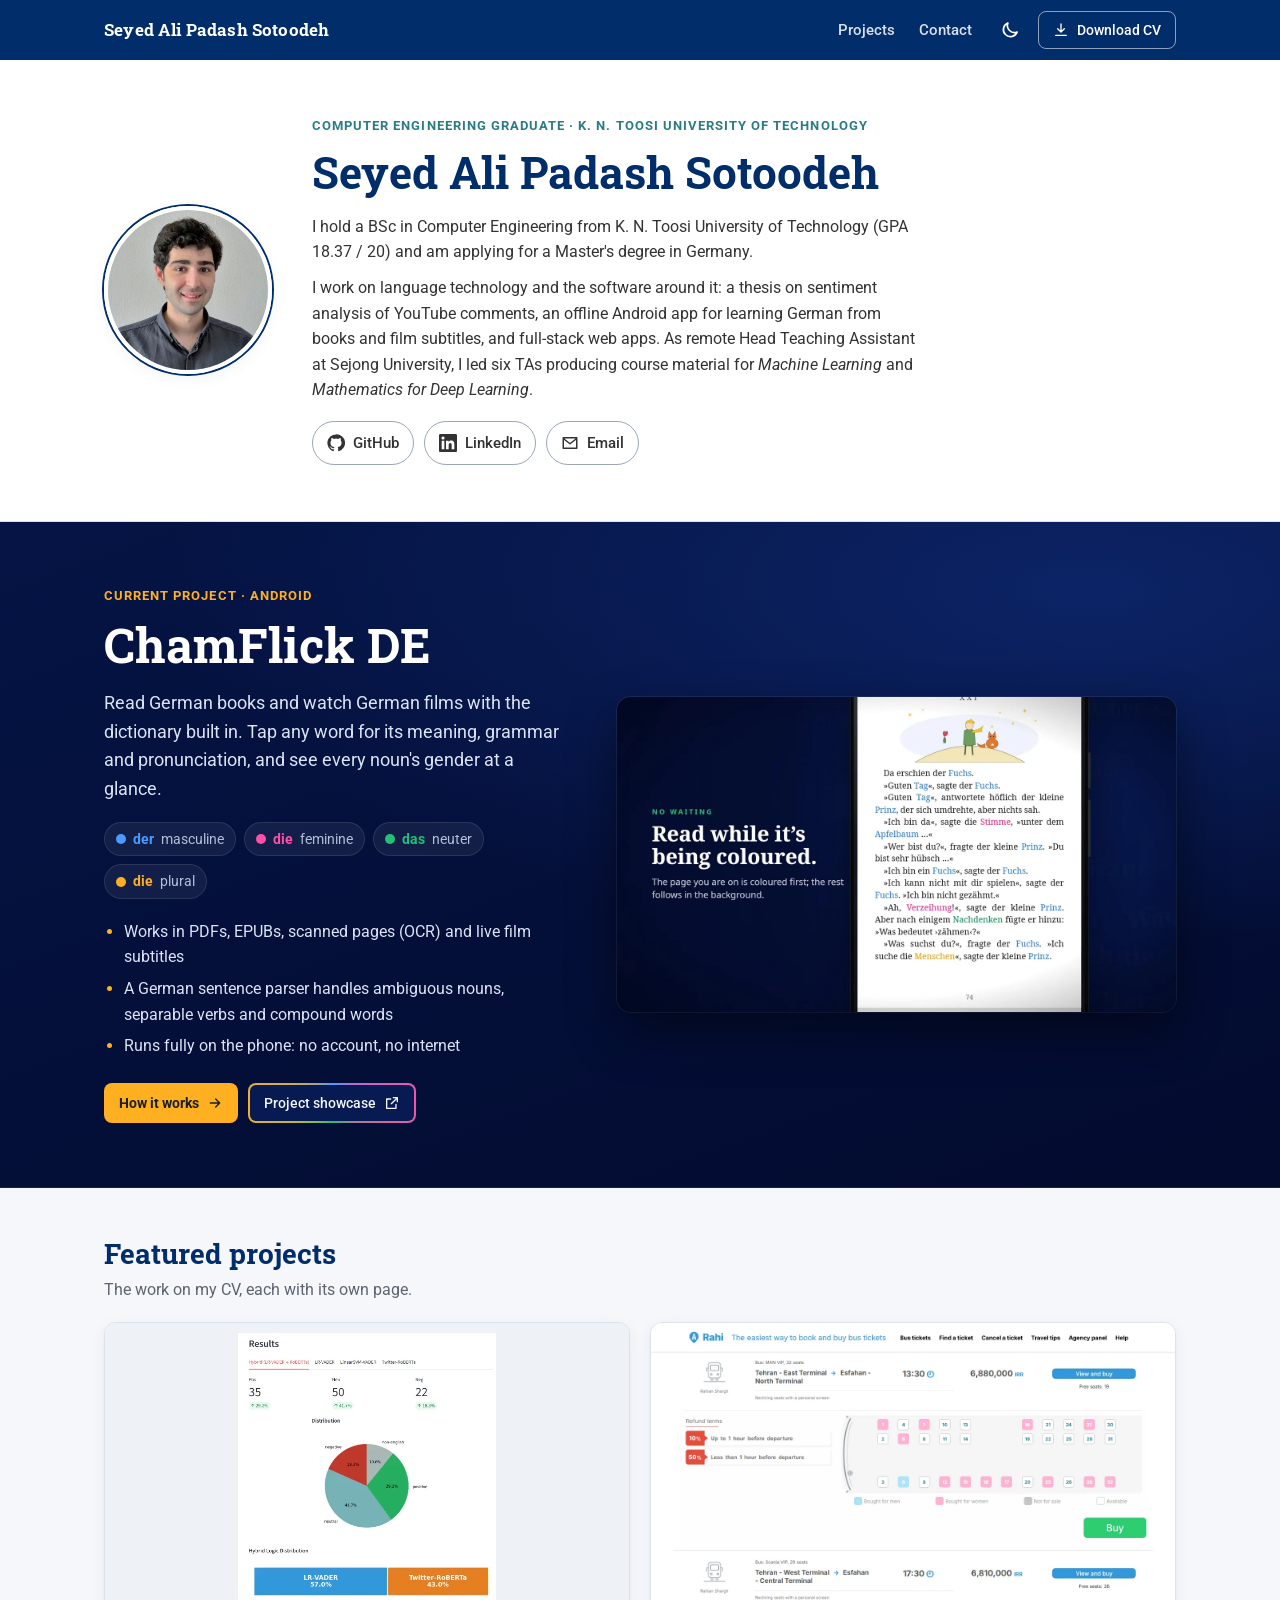
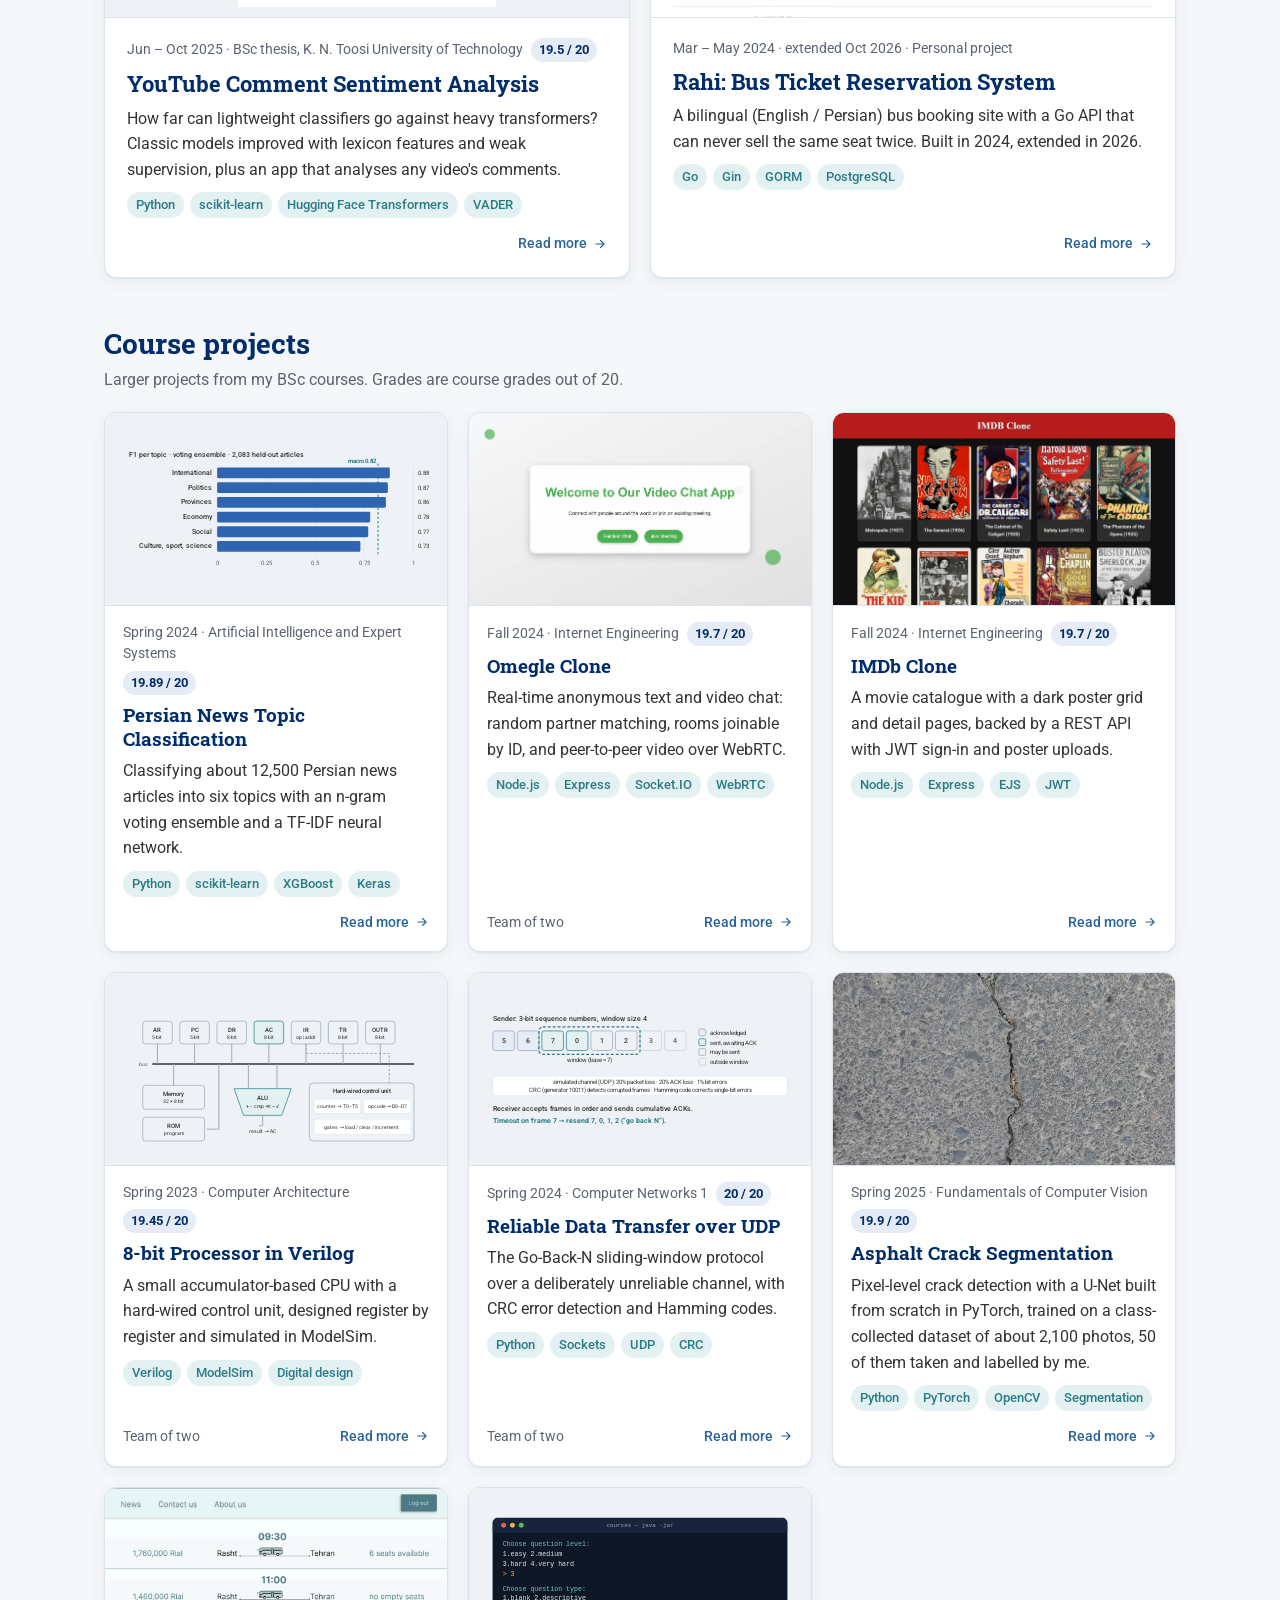
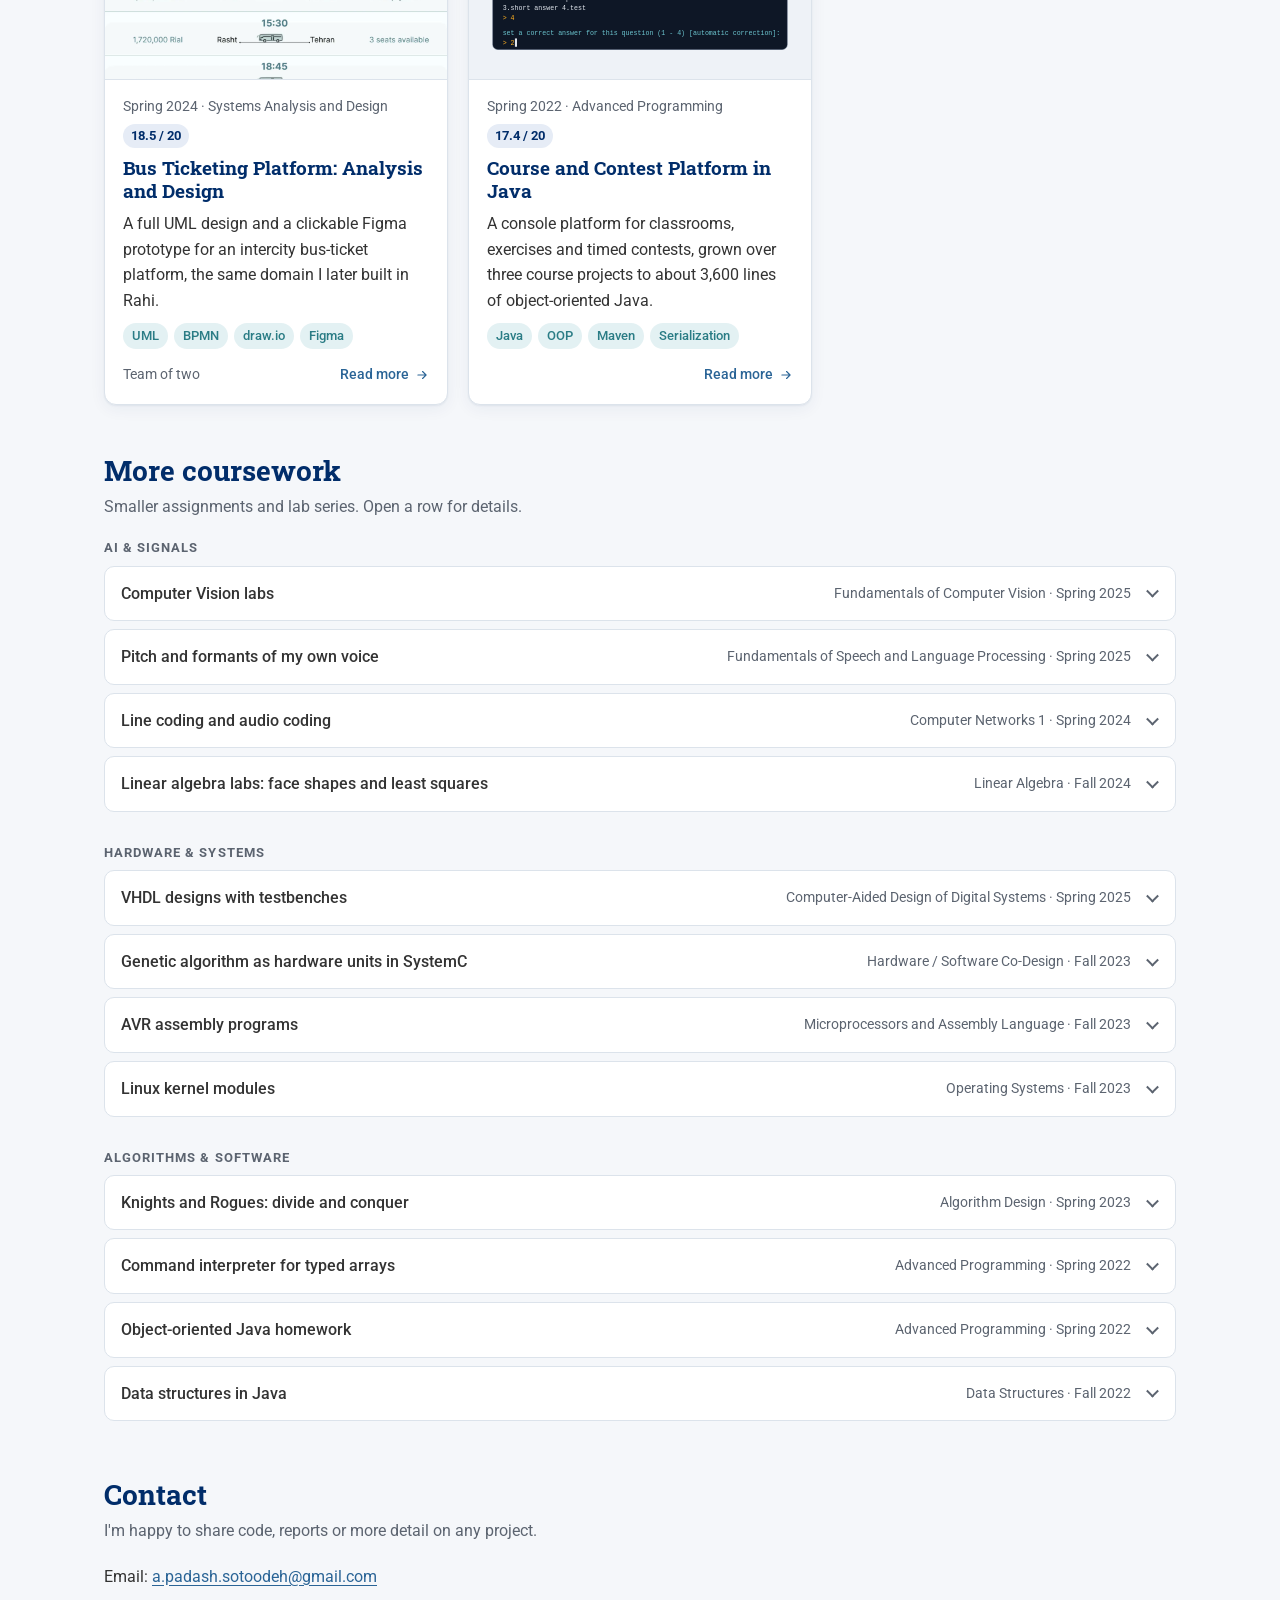
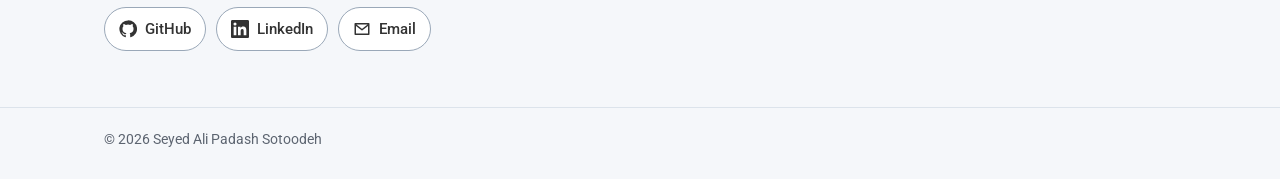
<file: index.html>
<!doctype html>
<html lang="en">
<head>
<meta charset="utf-8">
<meta name="viewport" content="width=device-width, initial-scale=1">
<title>Seyed Ali Padash Sotoodeh · Projects</title>
<meta name="description" content="Projects of Seyed Ali Padash Sotoodeh, Computer Engineering graduate of K. N. Toosi University of Technology: machine learning, NLP, computer vision, software and hardware design.">
<meta name="author" content="Seyed Ali Padash Sotoodeh">
<meta property="og:title" content="Seyed Ali Padash Sotoodeh · Projects">
<meta property="og:description" content="Projects of Seyed Ali Padash Sotoodeh, Computer Engineering graduate of K. N. Toosi University of Technology: machine learning, NLP, computer vision, software and hardware design.">
<meta property="og:type" content="website">
<meta property="og:url" content="https://ali-padash.github.io/">
<link rel="canonical" href="https://ali-padash.github.io/">
<link rel="icon" href="data:image/svg+xml,%3Csvg xmlns='http://www.w3.org/2000/svg' viewBox='0 0 64 64'%3E%3Crect width='64' height='64' rx='14' fill='%23012D6A'/%3E%3Ctext x='32' y='42' font-family='Georgia,serif' font-size='28' font-weight='700' fill='white' text-anchor='middle'%3EAP%3C/text%3E%3C/svg%3E">
<meta name="color-scheme" content="light dark">
<script>try{var t=localStorage.getItem('theme');if(t==='light'||t==='dark')document.documentElement.dataset.theme=t;}catch(e){}</script>
<link rel="preconnect" href="https://fonts.googleapis.com">
<link rel="preconnect" href="https://fonts.gstatic.com" crossorigin>
<link rel="stylesheet" href="https://fonts.googleapis.com/css2?family=Roboto:ital,wght@0,400;0,500;0,700;1,400&family=Roboto+Slab:wght@500;700&display=swap">
<link rel="stylesheet" href="style.css">
</head>
<body>
<a class="skip" href="#main">Skip to content</a><header class="topbar">
  <div class="wrap topbar-inner">
    <a class="brand" href="index.html"><span class="brand-full">Seyed Ali Padash Sotoodeh</span><span class="brand-short">Padash Sotoodeh</span></a>
    <nav class="topnav" aria-label="Main">
      <a href="index.html#projects">Projects</a>
      <a href="index.html#contact">Contact</a>
    </nav>
    <button class="theme-toggle" type="button" aria-label="Switch between light and dark theme"><svg class="i-sun" viewBox="0 0 24 24" aria-hidden="true"><g fill="none" stroke="currentColor" stroke-width="2" stroke-linecap="round"><circle cx="12" cy="12" r="4.5"/><path d="M12 1.5v2.5M12 20v2.5M4.6 4.6l1.8 1.8M17.6 17.6l1.8 1.8M1.5 12H4M20 12h2.5M4.6 19.4l1.8-1.8M17.6 6.4l1.8-1.8"/></g></svg><svg class="i-moon" viewBox="0 0 24 24" aria-hidden="true"><path fill="none" stroke="currentColor" stroke-width="2" stroke-linejoin="round" d="M20.5 14.5A8.5 8.5 0 0 1 9.5 3.5a8.5 8.5 0 1 0 11 11Z"/></svg></button>
    <a class="btn btn-cv" href="cv.pdf" download="Padash_Sotoodeh_CV.pdf"><svg viewBox="0 0 24 24" aria-hidden="true"><path fill="none" stroke="currentColor" stroke-width="2" stroke-linecap="round" stroke-linejoin="round" d="M12 3v12m-5-5 5 5 5-5M4 20h16"/></svg><span>Download CV</span></a>
  </div>
</header>
<main id="main">
  <section class="intro">
    <div class="wrap intro-inner">
      <img class="avatar" src="img/photo.webp" alt="Portrait of Seyed Ali Padash Sotoodeh" width="168" height="168">
      <div class="intro-text">
        <p class="eyebrow">Computer Engineering graduate · K. N. Toosi University of Technology</p>
        <h1>Seyed Ali Padash Sotoodeh</h1>
        <div class="about"><p>I hold a BSc in Computer Engineering from K. N. Toosi University of Technology (GPA 18.37 / 20) and am applying for a Master's degree in Germany.</p><p>I work on language technology and the software around it: a thesis on sentiment analysis of YouTube comments, an offline Android app for learning German from books and film subtitles, and full-stack web apps. As remote Head Teaching Assistant at Sejong University, I led six TAs producing course material for <em>Machine Learning</em> and <em>Mathematics for Deep Learning</em>.</p></div>
        <ul class="links">
        <li><a href="https://github.com/ali-padash" rel="me"><svg viewBox="0 0 24 24" aria-hidden="true"><path fill="currentColor" d="M12 .5a11.5 11.5 0 0 0-3.64 22.41c.58.1.79-.25.79-.56v-2c-3.2.7-3.88-1.37-3.88-1.37-.53-1.33-1.28-1.69-1.28-1.69-1.05-.71.08-.7.08-.7 1.16.08 1.77 1.19 1.77 1.19 1.03 1.77 2.7 1.26 3.36.96.1-.75.4-1.26.73-1.55-2.56-.29-5.25-1.28-5.25-5.68 0-1.26.45-2.28 1.19-3.09-.12-.29-.52-1.46.11-3.05 0 0 .97-.31 3.17 1.18a11 11 0 0 1 5.77 0c2.2-1.49 3.17-1.18 3.17-1.18.63 1.59.23 2.76.11 3.05.74.81 1.19 1.83 1.19 3.09 0 4.41-2.7 5.38-5.27 5.67.41.36.78 1.06.78 2.14v3.17c0 .31.21.67.8.56A11.5 11.5 0 0 0 12 .5Z"/></svg><span>GitHub</span></a></li>
        <li><a href="https://www.linkedin.com/in/alipadash/" rel="me"><svg viewBox="0 0 24 24" aria-hidden="true"><path fill="currentColor" d="M20.45 20.45h-3.56v-5.57c0-1.33-.02-3.04-1.85-3.04-1.86 0-2.14 1.45-2.14 2.94v5.67H9.34V9h3.42v1.56h.05c.48-.9 1.64-1.85 3.37-1.85 3.6 0 4.27 2.37 4.27 5.46v6.28ZM5.34 7.43a2.06 2.06 0 1 1 0-4.13 2.06 2.06 0 0 1 0 4.13ZM7.12 20.45H3.56V9h3.56v11.45ZM22.22 0H1.77C.79 0 0 .77 0 1.73v20.54C0 23.23.79 24 1.77 24h20.45c.98 0 1.78-.77 1.78-1.73V1.73C24 .77 23.2 0 22.22 0Z"/></svg><span>LinkedIn</span></a></li>
        <li><a class="js-email" href="#contact" data-u="a.padash.sotoodeh" data-d="gmail.com"><svg viewBox="0 0 24 24" aria-hidden="true"><path fill="none" stroke="currentColor" stroke-width="2" stroke-linecap="round" stroke-linejoin="round" d="M3 5h18v14H3z M3 6l9 7 9-7"/></svg><span>Email</span></a></li>
      </ul>
      </div>
    </div>
  </section>

  <section id="projects" class="spotlight" aria-labelledby="spotlight-title">
    <div class="wrap spotlight-inner">
      <div class="spotlight-text">
        <p class="eyebrow">Current project · Android</p>
        <h2 id="spotlight-title">ChamFlick DE</h2>
        <p class="spotlight-pitch">Read German books and watch German films with the dictionary built in. Tap any word for its meaning, grammar and pronunciation, and see every noun's gender at a glance.</p>
        <ul class="gender-legend" aria-label="Noun colours"><li class="g-0"><span class="g-dot"></span><b>der</b> masculine</li><li class="g-1"><span class="g-dot"></span><b>die</b> feminine</li><li class="g-2"><span class="g-dot"></span><b>das</b> neuter</li><li class="g-3"><span class="g-dot"></span><b>die</b> plural</li></ul>
        <ul class="spotlight-points"><li>Works in PDFs, EPUBs, scanned pages (OCR) and live film subtitles</li><li>A German sentence parser handles ambiguous nouns, separable verbs and compound words</li><li>Runs fully on the phone: no account, no internet</li></ul>
        <div class="spotlight-actions">
          <a class="btn btn-primary" href="projects/chamflick.html">How it works <svg viewBox="0 0 24 24" aria-hidden="true"><path fill="none" stroke="currentColor" stroke-width="2" stroke-linecap="round" stroke-linejoin="round" d="M5 12h14m-6-6 6 6-6 6"/></svg></a>
          <a class="btn btn-silk" href="https://ali-padash.github.io/chamflick-showcase/" target="_blank" rel="noopener">Project showcase <svg viewBox="0 0 24 24" aria-hidden="true"><path fill="none" stroke="currentColor" stroke-width="2" stroke-linecap="round" stroke-linejoin="round" d="M14 4h6v6m0-6-9 9M18 14v6H4V6h6"/></svg></a>
        </div>
      </div>
      <a class="spotlight-media" href="projects/chamflick.html" tabindex="-1" aria-hidden="true">
        <img src="img/chamflick/reading.webp" alt="A page of Der kleine Prinz with its nouns in blue, pink, green and orange" width="1400" height="788" decoding="async">
      </a>
    </div>
  </section>

  <section class="wrap section">
    <header class="section-head">
      <h2>Featured projects</h2>
      <p>The work on my CV, each with its own page.</p>
    </header>
    <div class="grid grid-t1"><article class="card card-t1">
  <a class="card-link" href="projects/thesis-sentiment.html" aria-label="YouTube Comment Sentiment Analysis: read more"></a>
  <div class="card-media media-contain"><img src="img/thesis-sentiment/output3.webp" alt="Results tab of the app with sentiment counts and a pie chart of the distribution" loading="lazy" decoding="async"></div>
  <div class="card-body">
    <p class="card-meta">Jun – Oct 2025 · BSc thesis, K. N. Toosi University of Technology <span class="grade" title="Thesis grade">19.5 / 20</span></p>
    <h3 class="card-title">YouTube Comment Sentiment Analysis</h3>
    <p class="card-summary">How far can lightweight classifiers go against heavy transformers? Classic models improved with lexicon features and weak supervision, plus an app that analyses any video's comments.</p>
    <ul class="tags"><li>Python</li><li>scikit-learn</li><li>Hugging Face Transformers</li><li>VADER</li></ul>
    <p class="card-foot"><span class="more">Read more <svg viewBox="0 0 24 24" aria-hidden="true"><path fill="none" stroke="currentColor" stroke-width="2" stroke-linecap="round" stroke-linejoin="round" d="M5 12h14m-6-6 6 6-6 6"/></svg></span></p>
  </div>
</article><article class="card card-t1">
  <a class="card-link" href="projects/rahi.html" aria-label="Rahi: Bus Ticket Reservation System: read more"></a>
  <div class="card-media"><img src="img/rahi/results-en.webp" alt="Search results with the seat map of one trip opened" loading="lazy" decoding="async"></div>
  <div class="card-body">
    <p class="card-meta">Mar – May 2024 · extended Oct 2026 · Personal project </p>
    <h3 class="card-title">Rahi: Bus Ticket Reservation System</h3>
    <p class="card-summary">A bilingual (English / Persian) bus booking site with a Go API that can never sell the same seat twice. Built in 2024, extended in 2026.</p>
    <ul class="tags"><li>Go</li><li>Gin</li><li>GORM</li><li>PostgreSQL</li></ul>
    <p class="card-foot"><span class="more">Read more <svg viewBox="0 0 24 24" aria-hidden="true"><path fill="none" stroke="currentColor" stroke-width="2" stroke-linecap="round" stroke-linejoin="round" d="M5 12h14m-6-6 6 6-6 6"/></svg></span></p>
  </div>
</article></div>
  </section>

  <section class="wrap section">
    <header class="section-head">
      <h2>Course projects</h2>
      <p>Larger projects from my BSc courses. Grades are course grades out of 20.</p>
    </header>
    <div class="grid grid-t2"><article class="card card-t2">
  <a class="card-link" href="projects/news-classification.html" aria-label="Persian News Topic Classification: read more"></a>
  <div class="card-media media-diagram" aria-hidden="true"><svg viewBox="0 0 640 260" xmlns="http://www.w3.org/2000/svg" class="diagram" role="img" aria-labelledby="f1-t">
  <title id="f1-t">Per-topic F1 scores of the voting ensemble on 2,083 held-out articles: international 0.88, politics 0.87, provinces 0.86, economy 0.78, social 0.77, culture, sport and science 0.73; macro average 0.82</title>
  <text class="d-label" x="20" y="24">F1 per topic · voting ensemble · 2,083 held-out articles</text>
  <!-- scale: 0 → x=200, 1.0 → x=600 (400 px) -->
  <g class="d-grid">
    <line x1="200" y1="40" x2="200" y2="226"/><line x1="300" y1="40" x2="300" y2="226"/>
    <line x1="400" y1="40" x2="400" y2="226"/><line x1="500" y1="40" x2="500" y2="226"/>
    <line x1="600" y1="40" x2="600" y2="226"/>
  </g>
  <g class="d-small d-muted">
    <text x="200" y="244" text-anchor="middle">0</text><text x="300" y="244" text-anchor="middle">0.25</text>
    <text x="400" y="244" text-anchor="middle">0.5</text><text x="500" y="244" text-anchor="middle">0.75</text>
    <text x="600" y="244" text-anchor="middle">1</text>
  </g>
  <g class="d-bars">
    <text class="d-label" x="190" y="61" text-anchor="end">International</text><rect class="d-bar" x="200" y="46" width="352" height="22" rx="3"/><text class="d-small" x="632" y="61" text-anchor="end">0.88</text>
    <text class="d-label" x="190" y="91" text-anchor="end">Politics</text><rect class="d-bar" x="200" y="76" width="348" height="22" rx="3"/><text class="d-small" x="632" y="91" text-anchor="end">0.87</text>
    <text class="d-label" x="190" y="121" text-anchor="end">Provinces</text><rect class="d-bar" x="200" y="106" width="344" height="22" rx="3"/><text class="d-small" x="632" y="121" text-anchor="end">0.86</text>
    <text class="d-label" x="190" y="151" text-anchor="end">Economy</text><rect class="d-bar" x="200" y="136" width="312" height="22" rx="3"/><text class="d-small" x="632" y="151" text-anchor="end">0.78</text>
    <text class="d-label" x="190" y="181" text-anchor="end">Social</text><rect class="d-bar" x="200" y="166" width="308" height="22" rx="3"/><text class="d-small" x="632" y="181" text-anchor="end">0.77</text>
    <text class="d-label" x="190" y="211" text-anchor="end">Culture, sport, science</text><rect class="d-bar" x="200" y="196" width="292" height="22" rx="3"/><text class="d-small" x="632" y="211" text-anchor="end">0.73</text>
  </g>
  <line class="d-wire d-dash d-accent-line" x1="528" y1="38" x2="528" y2="226"/>
  <text class="d-small d-accent-text" x="524" y="36" text-anchor="end">macro 0.82</text>
</svg>
</div>
  <div class="card-body">
    <p class="card-meta">Spring 2024 · Artificial Intelligence and Expert Systems <span class="grade" title="Course grade">19.89 / 20</span></p>
    <h3 class="card-title">Persian News Topic Classification</h3>
    <p class="card-summary">Classifying about 12,500 Persian news articles into six topics with an n-gram voting ensemble and a TF-IDF neural network.</p>
    <ul class="tags"><li>Python</li><li>scikit-learn</li><li>XGBoost</li><li>Keras</li></ul>
    <p class="card-foot"><span class="more">Read more <svg viewBox="0 0 24 24" aria-hidden="true"><path fill="none" stroke="currentColor" stroke-width="2" stroke-linecap="round" stroke-linejoin="round" d="M5 12h14m-6-6 6 6-6 6"/></svg></span></p>
  </div>
</article><article class="card card-t2">
  <a class="card-link" href="projects/omegle-clone.html" aria-label="Omegle Clone: read more"></a>
  <div class="card-media"><img src="img/omegle-clone/firstlook.webp" alt="Welcome screen of the video chat app with buttons to start or join a meeting" loading="lazy" decoding="async"></div>
  <div class="card-body">
    <p class="card-meta">Fall 2024 · Internet Engineering <span class="grade" title="Course grade">19.7 / 20</span></p>
    <h3 class="card-title">Omegle Clone</h3>
    <p class="card-summary">Real-time anonymous text and video chat: random partner matching, rooms joinable by ID, and peer-to-peer video over WebRTC.</p>
    <ul class="tags"><li>Node.js</li><li>Express</li><li>Socket.IO</li><li>WebRTC</li></ul>
    <p class="card-foot"><span class="team">Team of two</span><span class="more">Read more <svg viewBox="0 0 24 24" aria-hidden="true"><path fill="none" stroke="currentColor" stroke-width="2" stroke-linecap="round" stroke-linejoin="round" d="M5 12h14m-6-6 6 6-6 6"/></svg></span></p>
  </div>
</article><article class="card card-t2">
  <a class="card-link" href="projects/imdb-clone.html" aria-label="IMDb Clone: read more"></a>
  <div class="card-media"><img src="img/imdb-clone/home.webp" alt="Dark home page titled IMDB Clone with a grid of ten classic film posters and their titles" loading="lazy" decoding="async"></div>
  <div class="card-body">
    <p class="card-meta">Fall 2024 · Internet Engineering <span class="grade" title="Course grade">19.7 / 20</span></p>
    <h3 class="card-title">IMDb Clone</h3>
    <p class="card-summary">A movie catalogue with a dark poster grid and detail pages, backed by a REST API with JWT sign-in and poster uploads.</p>
    <ul class="tags"><li>Node.js</li><li>Express</li><li>EJS</li><li>JWT</li></ul>
    <p class="card-foot"><span class="more">Read more <svg viewBox="0 0 24 24" aria-hidden="true"><path fill="none" stroke="currentColor" stroke-width="2" stroke-linecap="round" stroke-linejoin="round" d="M5 12h14m-6-6 6 6-6 6"/></svg></span></p>
  </div>
</article><article class="card card-t2">
  <a class="card-link" href="projects/verilog-cpu.html" aria-label="8-bit Processor in Verilog: read more"></a>
  <div class="card-media media-diagram" aria-hidden="true"><svg viewBox="0 0 640 360" xmlns="http://www.w3.org/2000/svg" class="diagram" role="img" aria-labelledby="cpu-t">
  <title id="cpu-t">Datapath of the 8-bit processor: registers on a shared bus, memory and ROM, ALU, and a hard-wired control unit</title>
  <!-- common bus -->
  <line class="d-wire d-strong" x1="60" y1="170" x2="610" y2="170"/>
  <text class="d-small d-muted" x="52" y="174" text-anchor="end">bus</text>
  <!-- registers -->
  <g class="d-regs">
    <rect class="d-box" x="40"  y="80" width="62" height="48" rx="6"/><text class="d-label" x="71"  y="102" text-anchor="middle">AR</text><text class="d-small" x="71"  y="118" text-anchor="middle">5-bit</text>
    <rect class="d-box" x="118" y="80" width="62" height="48" rx="6"/><text class="d-label" x="149" y="102" text-anchor="middle">PC</text><text class="d-small" x="149" y="118" text-anchor="middle">5-bit</text>
    <rect class="d-box" x="196" y="80" width="62" height="48" rx="6"/><text class="d-label" x="227" y="102" text-anchor="middle">DR</text><text class="d-small" x="227" y="118" text-anchor="middle">8-bit</text>
    <rect class="d-box d-accent" x="274" y="80" width="62" height="48" rx="6"/><text class="d-label" x="305" y="102" text-anchor="middle">AC</text><text class="d-small" x="305" y="118" text-anchor="middle">8-bit</text>
    <rect class="d-box" x="352" y="80" width="62" height="48" rx="6"/><text class="d-label" x="383" y="102" text-anchor="middle">IR</text><text class="d-small" x="383" y="118" text-anchor="middle">op | addr</text>
    <rect class="d-box" x="430" y="80" width="62" height="48" rx="6"/><text class="d-label" x="461" y="102" text-anchor="middle">TR</text><text class="d-small" x="461" y="118" text-anchor="middle">8-bit</text>
    <rect class="d-box" x="508" y="80" width="62" height="48" rx="6"/><text class="d-label" x="539" y="102" text-anchor="middle">OUTR</text><text class="d-small" x="539" y="118" text-anchor="middle">8-bit</text>
  </g>
  <g class="d-wire">
    <line x1="71" y1="128" x2="71" y2="170"/><line x1="149" y1="128" x2="149" y2="170"/><line x1="227" y1="128" x2="227" y2="170"/>
    <line x1="305" y1="128" x2="305" y2="170"/><line x1="383" y1="128" x2="383" y2="170"/><line x1="461" y1="128" x2="461" y2="170"/>
    <line x1="539" y1="128" x2="539" y2="170"/>
  </g>
  <!-- memory and ROM -->
  <rect class="d-box" x="40" y="215" width="130" height="50" rx="6"/>
  <text class="d-label" x="105" y="237" text-anchor="middle">Memory</text><text class="d-small" x="105" y="253" text-anchor="middle">32 × 8 bit</text>
  <rect class="d-box" x="40" y="282" width="130" height="50" rx="6"/>
  <text class="d-label" x="105" y="304" text-anchor="middle">ROM</text><text class="d-small" x="105" y="320" text-anchor="middle">program</text>
  <line class="d-wire" x1="105" y1="170" x2="105" y2="215"/>
  <line class="d-wire" x1="175" y1="307" x2="200" y2="307"/><line class="d-wire" x1="200" y1="307" x2="200" y2="170"/>
  <!-- ALU -->
  <path class="d-box d-accent" d="M232 222 h120 l-20 56 h-80 z"/>
  <text class="d-label" x="292" y="246" text-anchor="middle">ALU</text>
  <text class="d-small" x="292" y="262" text-anchor="middle">+ − cmp ≪ ¬ √</text>
  <line class="d-wire" x1="262" y1="170" x2="262" y2="222"/><line class="d-wire" x1="322" y1="170" x2="322" y2="222"/>
  <path class="d-wire" d="M292 278 v22 h-8"/>
  <text class="d-small" x="292" y="316" text-anchor="middle">result → AC</text>
  <!-- control unit -->
  <rect class="d-box" x="390" y="210" width="220" height="122" rx="8"/>
  <text class="d-label" x="500" y="231" text-anchor="middle">Hard-wired control unit</text>
  <rect class="d-chip" x="400" y="244" width="98" height="30" rx="4"/><text class="d-small" x="449" y="263" text-anchor="middle">counter → T0–T5</text>
  <rect class="d-chip" x="504" y="244" width="100" height="30" rx="4"/><text class="d-small" x="554" y="263" text-anchor="middle">opcode → D0–D7</text>
  <rect class="d-chip" x="400" y="286" width="204" height="32" rx="4"/><text class="d-small" x="500" y="306" text-anchor="middle">gates → load / clear / increment</text>
  <line class="d-wire d-dash" x1="383" y1="128" x2="383" y2="148"/><path class="d-wire d-dash" d="M383 148 h175 v62"/>
</svg>
</div>
  <div class="card-body">
    <p class="card-meta">Spring 2023 · Computer Architecture <span class="grade" title="Course grade">19.45 / 20</span></p>
    <h3 class="card-title">8-bit Processor in Verilog</h3>
    <p class="card-summary">A small accumulator-based CPU with a hard-wired control unit, designed register by register and simulated in ModelSim.</p>
    <ul class="tags"><li>Verilog</li><li>ModelSim</li><li>Digital design</li></ul>
    <p class="card-foot"><span class="team">Team of two</span><span class="more">Read more <svg viewBox="0 0 24 24" aria-hidden="true"><path fill="none" stroke="currentColor" stroke-width="2" stroke-linecap="round" stroke-linejoin="round" d="M5 12h14m-6-6 6 6-6 6"/></svg></span></p>
  </div>
</article><article class="card card-t2">
  <a class="card-link" href="projects/go-back-n.html" aria-label="Reliable Data Transfer over UDP: read more"></a>
  <div class="card-media media-diagram" aria-hidden="true"><svg viewBox="0 0 640 250" xmlns="http://www.w3.org/2000/svg" class="diagram" role="img" aria-labelledby="gbn-t">
  <title id="gbn-t">Go-Back-N sender window: 3-bit sequence numbers, a window of four frames, and resending the whole window on timeout</title>
  <text class="d-label" x="20" y="28">Sender: 3-bit sequence numbers, window size 4</text>
  <g>
    <rect class="d-box d-done" x="20"  y="48" width="44" height="40" rx="5"/><text class="d-label" x="42"  y="73" text-anchor="middle">5</text>
    <rect class="d-box d-done" x="70"  y="48" width="44" height="40" rx="5"/><text class="d-label" x="92"  y="73" text-anchor="middle">6</text>
    <rect class="d-box d-accent" x="120" y="48" width="44" height="40" rx="5"/><text class="d-label" x="142" y="73" text-anchor="middle">7</text>
    <rect class="d-box d-accent" x="170" y="48" width="44" height="40" rx="5"/><text class="d-label" x="192" y="73" text-anchor="middle">0</text>
    <rect class="d-box" x="220" y="48" width="44" height="40" rx="5"/><text class="d-label" x="242" y="73" text-anchor="middle">1</text>
    <rect class="d-box" x="270" y="48" width="44" height="40" rx="5"/><text class="d-label" x="292" y="73" text-anchor="middle">2</text>
    <rect class="d-box d-faint" x="320" y="48" width="44" height="40" rx="5"/><text class="d-label d-muted" x="342" y="73" text-anchor="middle">3</text>
    <rect class="d-box d-faint" x="370" y="48" width="44" height="40" rx="5"/><text class="d-label d-muted" x="392" y="73" text-anchor="middle">4</text>
  </g>
  <rect class="d-window" x="114" y="40" width="206" height="56" rx="8"/>
  <text class="d-small" x="217" y="112" text-anchor="middle">window (base = 7)</text>
  <g class="d-legend">
    <rect class="d-box d-done" x="440" y="44" width="14" height="14" rx="3"/><text class="d-small" x="462" y="56">acknowledged</text>
    <rect class="d-box d-accent" x="440" y="64" width="14" height="14" rx="3"/><text class="d-small" x="462" y="76">sent, awaiting ACK</text>
    <rect class="d-box" x="440" y="84" width="14" height="14" rx="3"/><text class="d-small" x="462" y="96">may be sent</text>
    <rect class="d-box d-faint" x="440" y="104" width="14" height="14" rx="3"/><text class="d-small" x="462" y="116">outside window</text>
  </g>
  <!-- channel -->
  <rect class="d-chip" x="20" y="140" width="600" height="40" rx="6"/>
  <text class="d-small" x="320" y="157" text-anchor="middle">simulated channel (UDP): 20% packet loss · 20% ACK loss · 1% bit errors</text>
  <text class="d-small" x="320" y="172" text-anchor="middle">CRC (generator 10011) detects corrupted frames · Hamming code corrects single-bit errors</text>
  <text class="d-label" x="20" y="212">Receiver accepts frames in order and sends cumulative ACKs.</text>
  <text class="d-label d-accent-text" x="20" y="236">Timeout on frame 7 → resend 7, 0, 1, 2 (“go back N”).</text>
</svg>
</div>
  <div class="card-body">
    <p class="card-meta">Spring 2024 · Computer Networks 1 <span class="grade" title="Course grade">20 / 20</span></p>
    <h3 class="card-title">Reliable Data Transfer over UDP</h3>
    <p class="card-summary">The Go-Back-N sliding-window protocol over a deliberately unreliable channel, with CRC error detection and Hamming codes.</p>
    <ul class="tags"><li>Python</li><li>Sockets</li><li>UDP</li><li>CRC</li></ul>
    <p class="card-foot"><span class="team">Team of two</span><span class="more">Read more <svg viewBox="0 0 24 24" aria-hidden="true"><path fill="none" stroke="currentColor" stroke-width="2" stroke-linecap="round" stroke-linejoin="round" d="M5 12h14m-6-6 6 6-6 6"/></svg></span></p>
  </div>
</article><article class="card card-t2">
  <a class="card-link" href="projects/crack-segmentation.html" aria-label="Asphalt Crack Segmentation: read more"></a>
  <div class="card-media"><img src="img/crack-segmentation/crack-1.webp" alt="Photo of a crack running down grey asphalt and branching at the bottom" loading="lazy" decoding="async" style="object-position:center"></div>
  <div class="card-body">
    <p class="card-meta">Spring 2025 · Fundamentals of Computer Vision <span class="grade" title="Course grade">19.9 / 20</span></p>
    <h3 class="card-title">Asphalt Crack Segmentation</h3>
    <p class="card-summary">Pixel-level crack detection with a U-Net built from scratch in PyTorch, trained on a class-collected dataset of about 2,100 photos, 50 of them taken and labelled by me.</p>
    <ul class="tags"><li>Python</li><li>PyTorch</li><li>OpenCV</li><li>Segmentation</li></ul>
    <p class="card-foot"><span class="more">Read more <svg viewBox="0 0 24 24" aria-hidden="true"><path fill="none" stroke="currentColor" stroke-width="2" stroke-linecap="round" stroke-linejoin="round" d="M5 12h14m-6-6 6 6-6 6"/></svg></span></p>
  </div>
</article><article class="card card-t2">
  <a class="card-link" href="projects/bus-platform-design.html" aria-label="Bus Ticketing Platform: Analysis and Design: read more"></a>
  <div class="card-media"><img src="img/bus-platform-design/proto-results.webp" alt="Prototype screen listing trips from Rasht to Tehran with prices and free seats" loading="lazy" decoding="async"></div>
  <div class="card-body">
    <p class="card-meta">Spring 2024 · Systems Analysis and Design <span class="grade" title="Course grade">18.5 / 20</span></p>
    <h3 class="card-title">Bus Ticketing Platform: Analysis and Design</h3>
    <p class="card-summary">A full UML design and a clickable Figma prototype for an intercity bus-ticket platform, the same domain I later built in Rahi.</p>
    <ul class="tags"><li>UML</li><li>BPMN</li><li>draw.io</li><li>Figma</li></ul>
    <p class="card-foot"><span class="team">Team of two</span><span class="more">Read more <svg viewBox="0 0 24 24" aria-hidden="true"><path fill="none" stroke="currentColor" stroke-width="2" stroke-linecap="round" stroke-linejoin="round" d="M5 12h14m-6-6 6 6-6 6"/></svg></span></p>
  </div>
</article><article class="card card-t2">
  <a class="card-link" href="projects/course-platform.html" aria-label="Course and Contest Platform in Java: read more"></a>
  <div class="card-media media-diagram" aria-hidden="true"><svg viewBox="0 0 640 300" xmlns="http://www.w3.org/2000/svg" class="diagram" role="img" aria-labelledby="crs-t">
  <title id="crs-t">A terminal window showing prompts from the course platform: creating a question with a type, level and automatically corrected answer</title>
  <rect x="20" y="16" width="600" height="268" rx="10" fill="#0E1726" stroke="#24334D"/>
  <rect x="20" y="16" width="600" height="30" rx="10" fill="#18243A"/><rect x="20" y="36" width="600" height="10" fill="#18243A"/>
  <circle cx="42" cy="31" r="5" fill="#E8605A"/><circle cx="60" cy="31" r="5" fill="#E6B84C"/><circle cx="78" cy="31" r="5" fill="#5DBB63"/>
  <text x="320" y="35" text-anchor="middle" style="fill:#9BA6B4" font-size="12" font-family="Consolas, monospace">courses — java -jar</text>
  <g font-family="Consolas, 'Courier New', monospace" font-size="13.5">
    <text x="40" y="74" style="fill:#6CC5CF">Choose question level:</text>
    <text x="40" y="94" style="fill:#E2E7EE">1.easy 2.medium</text>
    <text x="40" y="114" style="fill:#E2E7EE">3.hard 4.very hard</text>
    <text x="40" y="134" style="fill:#FFB020">&gt; 3</text>
    <text x="40" y="164" style="fill:#6CC5CF">Choose question type:</text>
    <text x="40" y="184" style="fill:#E2E7EE">1.blank 2.descriptive</text>
    <text x="40" y="204" style="fill:#E2E7EE">3.short answer 4.test</text>
    <text x="40" y="224" style="fill:#FFB020">&gt; 4</text>
    <text x="40" y="254" style="fill:#6CC5CF">set a correct answer for this question (1 - 4) [automatic correction]:</text>
    <text x="40" y="274" style="fill:#FFB020">&gt; 2<tspan style="fill:#E2E7EE">▍</tspan></text>
  </g>
</svg>
</div>
  <div class="card-body">
    <p class="card-meta">Spring 2022 · Advanced Programming <span class="grade" title="Course grade">17.4 / 20</span></p>
    <h3 class="card-title">Course and Contest Platform in Java</h3>
    <p class="card-summary">A console platform for classrooms, exercises and timed contests, grown over three course projects to about 3,600 lines of object-oriented Java.</p>
    <ul class="tags"><li>Java</li><li>OOP</li><li>Maven</li><li>Serialization</li></ul>
    <p class="card-foot"><span class="more">Read more <svg viewBox="0 0 24 24" aria-hidden="true"><path fill="none" stroke="currentColor" stroke-width="2" stroke-linecap="round" stroke-linejoin="round" d="M5 12h14m-6-6 6 6-6 6"/></svg></span></p>
  </div>
</article></div>
  </section>

  <section class="wrap section">
    <header class="section-head">
      <h2>More coursework</h2>
      <p>Smaller assignments and lab series. Open a row for details.</p>
    </header>
    <div class="minor-list"><div class="minor-group"><h4 class="minor-area">AI &amp; signals</h4><details class="minor" id="cv-labs">
  <summary>
    <span class="minor-title">Computer Vision labs</span>
    <span class="minor-meta">Fundamentals of Computer Vision · Spring 2025</span>
  </summary>
  <div class="minor-body">
    <p>Thirteen weekly OpenCV labs: noise models and filtering, histograms and video, thresholding and morphology, template matching and edges, Hough transforms, geometric transformations, Harris and multiscale corners, SIFT matching and RANSAC alignment, and linear and logistic regression from scratch.</p>
    <ul class="tags"><li>Python</li><li>OpenCV</li><li>NumPy</li></ul>
  </div>
</details><details class="minor" id="speech-cepstrum">
  <summary>
    <span class="minor-title">Pitch and formants of my own voice</span>
    <span class="minor-meta">Fundamentals of Speech and Language Processing · Spring 2025</span>
  </summary>
  <div class="minor-body">
    <p>I recorded a Persian sentence from Rabiner's speech-processing book in my own voice and wrote MATLAB code that extracts the pitch contour and the formants frame by frame using cepstral analysis.</p>
    <ul class="tags"><li>MATLAB</li><li>Speech processing</li></ul>
  </div>
</details><details class="minor" id="signal-audio-coding">
  <summary>
    <span class="minor-title">Line coding and audio coding</span>
    <span class="minor-meta">Computer Networks 1 · Spring 2024</span>
  </summary>
  <div class="minor-body">
    <p>Two signal-level projects. First, a bit stream sent as a polar signal through a channel with Gaussian noise, sampled at the middle of each bit, with the bit-error rate measured against signal voltage. Second, a recorded voice processed with amplification, μ-law and A-law companding, PCM and delta modulation.</p>
    <ul class="tags"><li>Python</li><li>NumPy</li><li>Matplotlib</li></ul>
  </div>
</details><details class="minor" id="linear-algebra-labs">
  <summary>
    <span class="minor-title">Linear algebra labs: face shapes and least squares</span>
    <span class="minor-meta">Linear Algebra · Fall 2024</span>
  </summary>
  <div class="minor-body">
    <p>Python labs applying linear algebra: images as matrices, solving systems and least squares on noisy measurements, and face-landmark analysis. Faces were aligned to a neutral face with affine registration, then SVD / PCA found the main modes of face-shape variation, animated one mode at a time.</p>
    <ul class="tags"><li>Python</li><li>NumPy</li><li>SVD</li><li>PCA</li></ul>
  </div>
</details></div><div class="minor-group"><h4 class="minor-area">Hardware &amp; systems</h4><details class="minor" id="vhdl-designs">
  <summary>
    <span class="minor-title">VHDL designs with testbenches</span>
    <span class="minor-meta">Computer-Aided Design of Digital Systems · Spring 2025</span>
  </summary>
  <div class="minor-body">
    <p>VHDL designs simulated in ModelSim with their own testbenches, including a calculator that takes four 8-bit inputs and computes sums, means and variances of the odd and even values, and a counter.</p>
    <ul class="tags"><li>VHDL</li><li>ModelSim</li><li>FPGA</li></ul>
  </div>
</details><details class="minor" id="systemc-genetic">
  <summary>
    <span class="minor-title">Genetic algorithm as hardware units in SystemC</span>
    <span class="minor-meta">Hardware / Software Co-Design · Fall 2023</span>
  </summary>
  <div class="minor-body">
    <p>A genetic algorithm for a knapsack-style problem modelled in SystemC / C++ as separate hardware units: value and weight calculation, fitness evaluation, selection, crossover, mutation and population repair.</p>
    <ul class="tags"><li>SystemC</li><li>C++</li></ul>
  </div>
</details><details class="minor" id="avr-assembly">
  <summary>
    <span class="minor-title">AVR assembly programs</span>
    <span class="minor-meta">Microprocessors and Assembly Language · Fall 2023</span>
  </summary>
  <div class="minor-body">
    <p>Assembly programs for AVR microcontrollers, for example dividing a 16-bit number by an 8-bit number using only 8-bit registers.</p>
    <ul class="tags"><li>AVR</li><li>Assembly</li></ul>
  </div>
</details><details class="minor" id="kernel-modules">
  <summary>
    <span class="minor-title">Linux kernel modules</span>
    <span class="minor-meta">Operating Systems · Fall 2023</span>
  </summary>
  <div class="minor-body">
    <p>Loadable Linux kernel modules in C: load and unload hooks that log to the kernel log, and /proc entries that report the jiffies counter and the time elapsed since the module was loaded.</p>
    <ul class="tags"><li>C</li><li>Linux kernel</li></ul>
  </div>
</details></div><div class="minor-group"><h4 class="minor-area">Algorithms &amp; software</h4><details class="minor" id="knights-and-rogues">
  <summary>
    <span class="minor-title">Knights and Rogues: divide and conquer</span>
    <span class="minor-meta">Algorithm Design · Spring 2023</span>
  </summary>
  <div class="minor-body">
    <p>Among n knights, more than half are honest and the rest may answer anything. The task: identify the knights by asking them about each other. I designed a divide-and-conquer solution based on majority votes, implemented it in Python and explained it in a 10-page report.</p>
    <ul class="tags"><li>Python</li><li>Algorithms</li></ul>
  </div>
</details><details class="minor" id="array-interpreter">
  <summary>
    <span class="minor-title">Command interpreter for typed arrays</span>
    <span class="minor-meta">Advanced Programming · Spring 2022</span>
  </summary>
  <div class="minor-body">
    <p>The first Advanced Programming project: a console program that reads commands to declare arrays of integers, doubles, characters or strings, assign values, change single members and run operations on whole arrays.</p>
    <ul class="tags"><li>Java</li><li>Parsing</li></ul>
  </div>
</details><details class="minor" id="ap-homework">
  <summary>
    <span class="minor-title">Object-oriented Java homework</span>
    <span class="minor-meta">Advanced Programming · Spring 2022</span>
  </summary>
  <div class="minor-body">
    <p>Weekly assignments on object-oriented design: Death Arena (soldiers and guns with inheritance and a console graphics engine), a brick-breaker game model with several brick types, a hospital model, data-access objects that store people as JSON or plain text, and saving a binary search tree to a file.</p>
    <ul class="tags"><li>Java</li><li>OOP</li><li>Inheritance</li><li>File I/O</li></ul>
  </div>
</details><details class="minor" id="data-structures">
  <summary>
    <span class="minor-title">Data structures in Java</span>
    <span class="minor-meta">Data Structures · Fall 2022</span>
  </summary>
  <div class="minor-body">
    <p>Java assignments with written reports: converting infix and prefix expressions to postfix and evaluating them with stacks, a circular queue, and circular linked lists.</p>
    <ul class="tags"><li>Java</li></ul>
  </div>
</details></div></div>
  </section>

  <section id="contact" class="wrap section contact">
    <header class="section-head">
      <h2>Contact</h2>
      <p>I'm happy to share code, reports or more detail on any project.</p>
    </header>
    <p class="email-line">Email: <a class="js-email js-email-text" href="#contact" data-u="a.padash.sotoodeh" data-d="gmail.com">a.padash.sotoodeh [at] gmail [dot] com</a></p>
    <ul class="links">
        <li><a href="https://github.com/ali-padash" rel="me"><svg viewBox="0 0 24 24" aria-hidden="true"><path fill="currentColor" d="M12 .5a11.5 11.5 0 0 0-3.64 22.41c.58.1.79-.25.79-.56v-2c-3.2.7-3.88-1.37-3.88-1.37-.53-1.33-1.28-1.69-1.28-1.69-1.05-.71.08-.7.08-.7 1.16.08 1.77 1.19 1.77 1.19 1.03 1.77 2.7 1.26 3.36.96.1-.75.4-1.26.73-1.55-2.56-.29-5.25-1.28-5.25-5.68 0-1.26.45-2.28 1.19-3.09-.12-.29-.52-1.46.11-3.05 0 0 .97-.31 3.17 1.18a11 11 0 0 1 5.77 0c2.2-1.49 3.17-1.18 3.17-1.18.63 1.59.23 2.76.11 3.05.74.81 1.19 1.83 1.19 3.09 0 4.41-2.7 5.38-5.27 5.67.41.36.78 1.06.78 2.14v3.17c0 .31.21.67.8.56A11.5 11.5 0 0 0 12 .5Z"/></svg><span>GitHub</span></a></li>
        <li><a href="https://www.linkedin.com/in/alipadash/" rel="me"><svg viewBox="0 0 24 24" aria-hidden="true"><path fill="currentColor" d="M20.45 20.45h-3.56v-5.57c0-1.33-.02-3.04-1.85-3.04-1.86 0-2.14 1.45-2.14 2.94v5.67H9.34V9h3.42v1.56h.05c.48-.9 1.64-1.85 3.37-1.85 3.6 0 4.27 2.37 4.27 5.46v6.28ZM5.34 7.43a2.06 2.06 0 1 1 0-4.13 2.06 2.06 0 0 1 0 4.13ZM7.12 20.45H3.56V9h3.56v11.45ZM22.22 0H1.77C.79 0 0 .77 0 1.73v20.54C0 23.23.79 24 1.77 24h20.45c.98 0 1.78-.77 1.78-1.73V1.73C24 .77 23.2 0 22.22 0Z"/></svg><span>LinkedIn</span></a></li>
        <li><a class="js-email" href="#contact" data-u="a.padash.sotoodeh" data-d="gmail.com"><svg viewBox="0 0 24 24" aria-hidden="true"><path fill="none" stroke="currentColor" stroke-width="2" stroke-linecap="round" stroke-linejoin="round" d="M3 5h18v14H3z M3 6l9 7 9-7"/></svg><span>Email</span></a></li>
      </ul>
  </section>
</main>
<footer class="footer">
  <div class="wrap">© 2026 Seyed Ali Padash Sotoodeh</div>
</footer>
<script src="theme.js"></script>
</body>
</html>
</file>
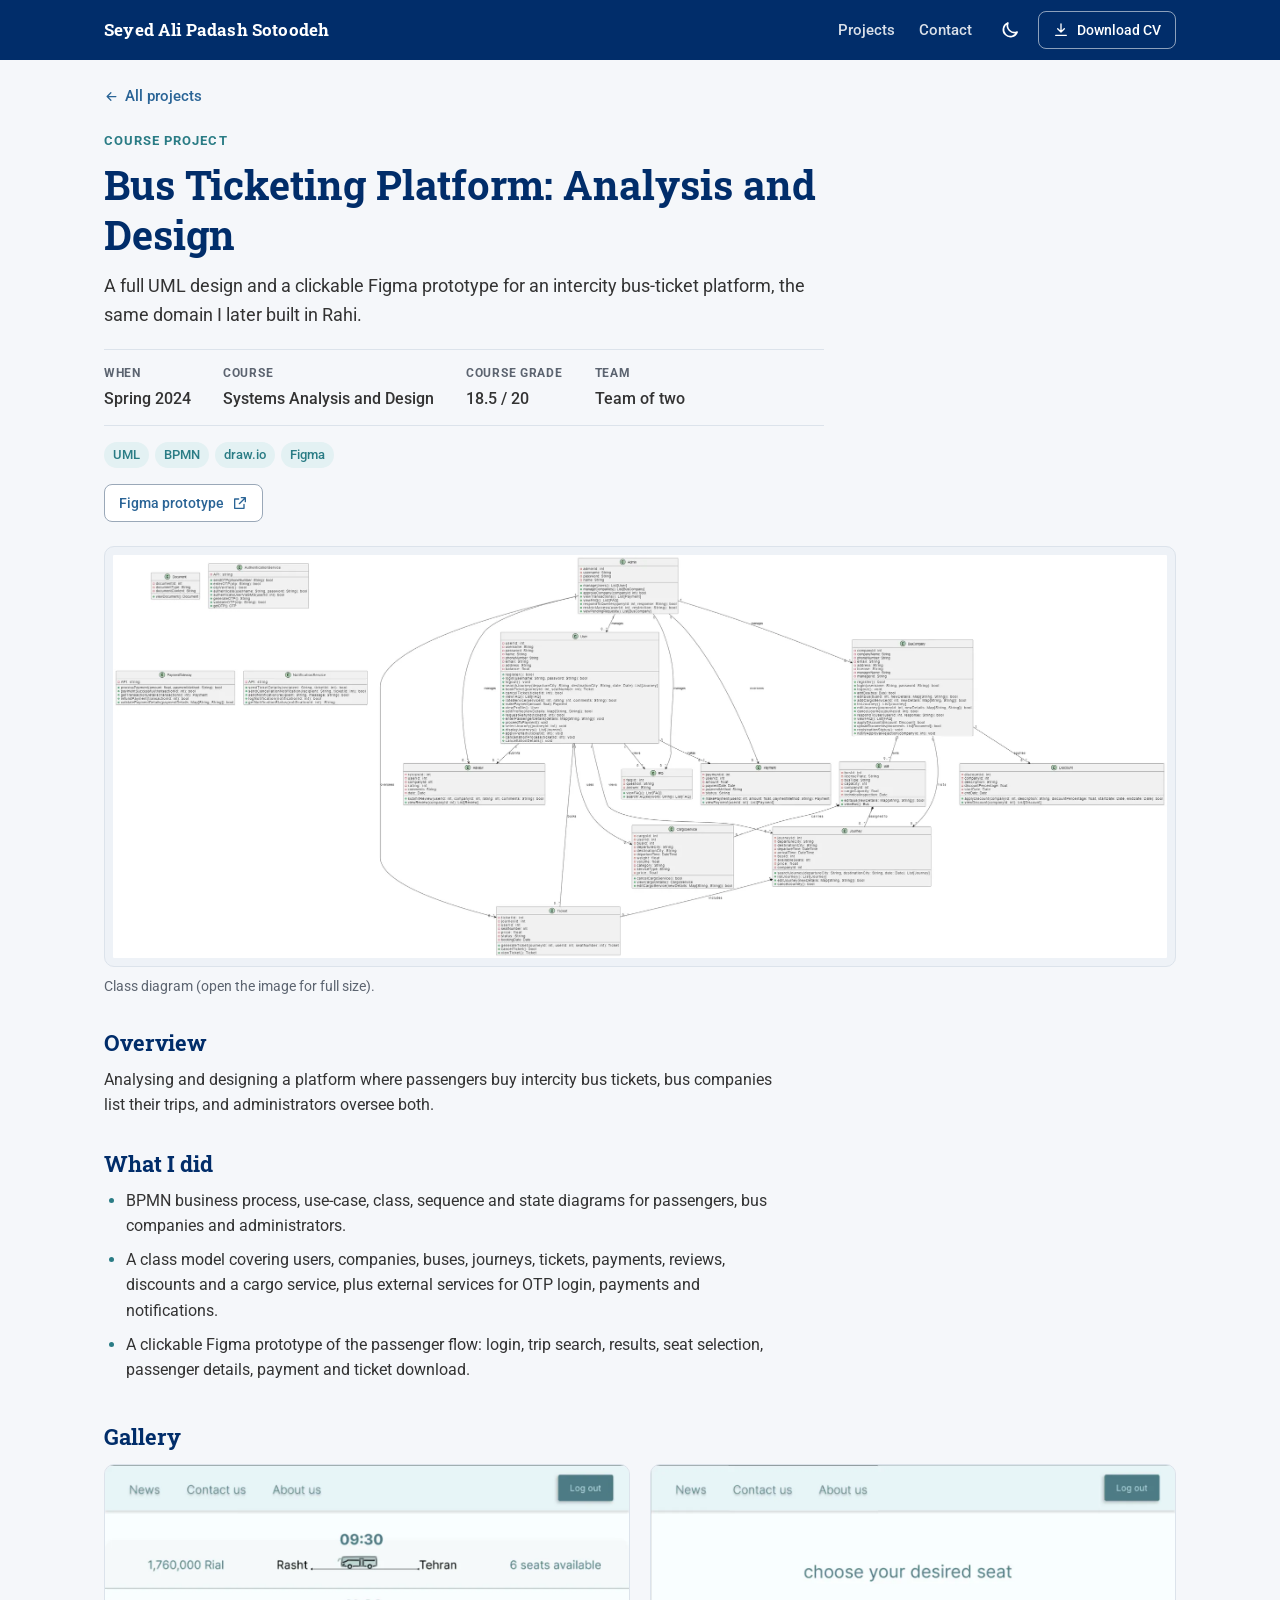
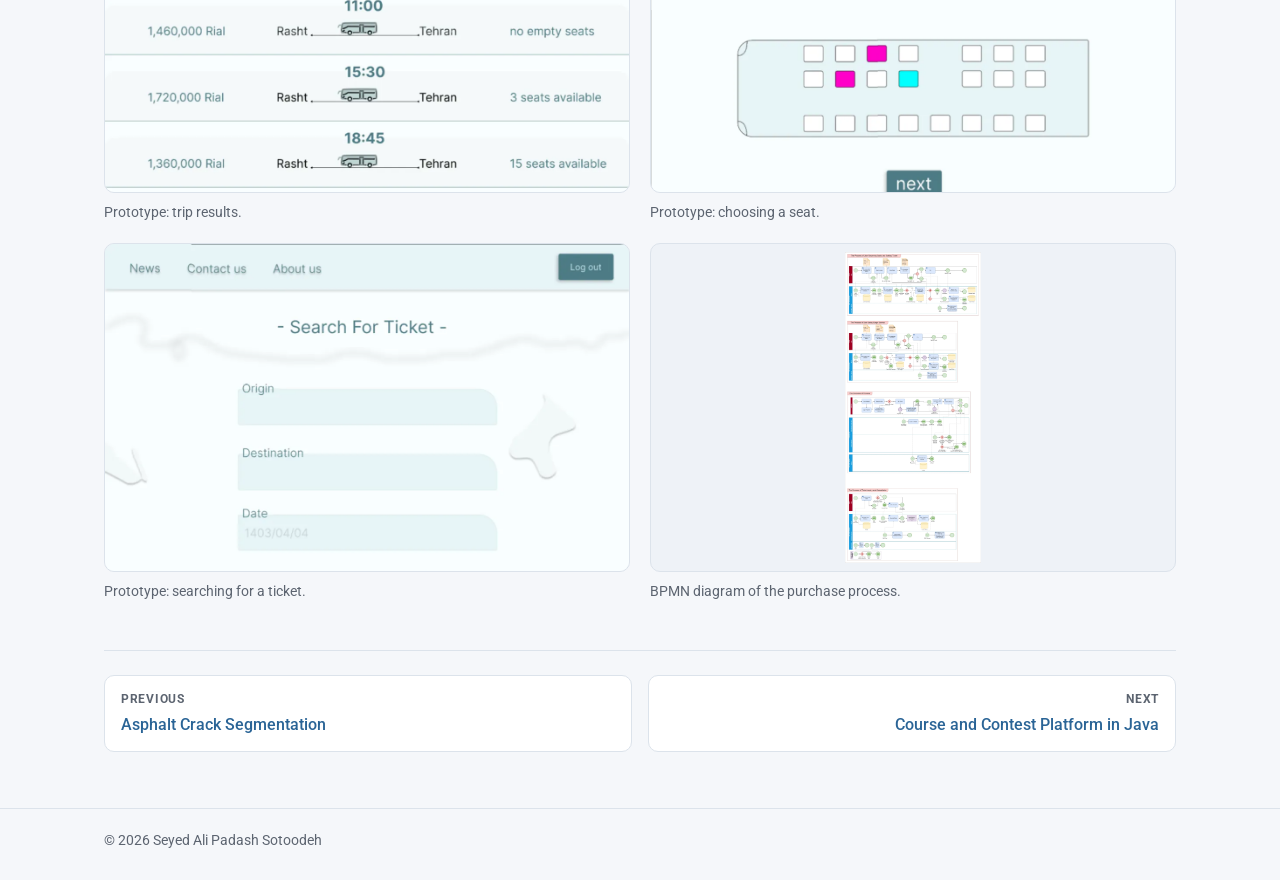
<file: projects/bus-platform-design.html>
<!doctype html>
<html lang="en">
<head>
<meta charset="utf-8">
<meta name="viewport" content="width=device-width, initial-scale=1">
<title>Bus Ticketing Platform: Analysis and Design · Seyed Ali Padash Sotoodeh</title>
<meta name="description" content="A full UML design and a clickable Figma prototype for an intercity bus-ticket platform, the same domain I later built in Rahi.">
<meta name="author" content="Seyed Ali Padash Sotoodeh">
<meta property="og:title" content="Bus Ticketing Platform: Analysis and Design · Seyed Ali Padash Sotoodeh">
<meta property="og:description" content="A full UML design and a clickable Figma prototype for an intercity bus-ticket platform, the same domain I later built in Rahi.">
<meta property="og:type" content="website">
<meta property="og:url" content="https://ali-padash.github.io/projects/bus-platform-design.html">
<link rel="canonical" href="https://ali-padash.github.io/projects/bus-platform-design.html">
<link rel="icon" href="data:image/svg+xml,%3Csvg xmlns='http://www.w3.org/2000/svg' viewBox='0 0 64 64'%3E%3Crect width='64' height='64' rx='14' fill='%23012D6A'/%3E%3Ctext x='32' y='42' font-family='Georgia,serif' font-size='28' font-weight='700' fill='white' text-anchor='middle'%3EAP%3C/text%3E%3C/svg%3E">
<meta name="color-scheme" content="light dark">
<script>try{var t=localStorage.getItem('theme');if(t==='light'||t==='dark')document.documentElement.dataset.theme=t;}catch(e){}</script>
<link rel="preconnect" href="https://fonts.googleapis.com">
<link rel="preconnect" href="https://fonts.gstatic.com" crossorigin>
<link rel="stylesheet" href="https://fonts.googleapis.com/css2?family=Roboto:ital,wght@0,400;0,500;0,700;1,400&family=Roboto+Slab:wght@500;700&display=swap">
<link rel="stylesheet" href="../style.css">
</head>
<body>
<a class="skip" href="#main">Skip to content</a><header class="topbar">
  <div class="wrap topbar-inner">
    <a class="brand" href="../index.html"><span class="brand-full">Seyed Ali Padash Sotoodeh</span><span class="brand-short">Padash Sotoodeh</span></a>
    <nav class="topnav" aria-label="Main">
      <a href="../index.html#projects">Projects</a>
      <a href="../index.html#contact">Contact</a>
    </nav>
    <button class="theme-toggle" type="button" aria-label="Switch between light and dark theme"><svg class="i-sun" viewBox="0 0 24 24" aria-hidden="true"><g fill="none" stroke="currentColor" stroke-width="2" stroke-linecap="round"><circle cx="12" cy="12" r="4.5"/><path d="M12 1.5v2.5M12 20v2.5M4.6 4.6l1.8 1.8M17.6 17.6l1.8 1.8M1.5 12H4M20 12h2.5M4.6 19.4l1.8-1.8M17.6 6.4l1.8-1.8"/></g></svg><svg class="i-moon" viewBox="0 0 24 24" aria-hidden="true"><path fill="none" stroke="currentColor" stroke-width="2" stroke-linejoin="round" d="M20.5 14.5A8.5 8.5 0 0 1 9.5 3.5a8.5 8.5 0 1 0 11 11Z"/></svg></button>
    <a class="btn btn-cv" href="../cv.pdf" download="Padash_Sotoodeh_CV.pdf"><svg viewBox="0 0 24 24" aria-hidden="true"><path fill="none" stroke="currentColor" stroke-width="2" stroke-linecap="round" stroke-linejoin="round" d="M12 3v12m-5-5 5 5 5-5M4 20h16"/></svg><span>Download CV</span></a>
  </div>
</header>
<main id="main" class="wrap project">
  <a class="back" href="../index.html#projects"><svg viewBox="0 0 24 24" aria-hidden="true"><path fill="none" stroke="currentColor" stroke-width="2" stroke-linecap="round" stroke-linejoin="round" d="M19 12H5m6 6-6-6 6-6"/></svg>All projects</a>
  <header class="project-head">
    <p class="eyebrow">Course project</p>
    <h1>Bus Ticketing Platform: Analysis and Design</h1>
    <p class="lead">A full UML design and a clickable Figma prototype for an intercity bus-ticket platform, the same domain I later built in Rahi.</p>
    <dl class="facts"><div><dt>When</dt><dd>Spring 2024</dd></div><div><dt>Course</dt><dd>Systems Analysis and Design</dd></div><div><dt>Course grade</dt><dd>18.5 / 20</dd></div><div><dt>Team</dt><dd>Team of two</dd></div></dl>
    <ul class="tags"><li>UML</li><li>BPMN</li><li>draw.io</li><li>Figma</li></ul>
    <div class="project-links"><a class="btn btn-ghost" href="https://www.figma.com/proto/oHiuK4jGfzCDjl2D4CbkGc/ProtoTypeT?node-id=0-1" target="_blank" rel="noopener">Figma prototype <svg viewBox="0 0 24 24" aria-hidden="true"><path fill="none" stroke="currentColor" stroke-width="2" stroke-linecap="round" stroke-linejoin="round" d="M14 4h6v6m0-6-9 9M18 14v6H4V6h6"/></svg></a></div>
  </header>
  <figure class="hero fig-contain"><a href="../img/bus-platform-design/class-diagram.webp" target="_blank" rel="noopener"><img src="../img/bus-platform-design/class-diagram.webp" alt="UML class diagram with Admin, User, BusCompany, Bus, Journey, Ticket, Payment and related classes" loading="lazy" decoding="async"></a><figcaption>Class diagram (open the image for full size).</figcaption></figure>
  <div class="prose">
    <h2>Overview</h2>
    <p>Analysing and designing a platform where passengers buy intercity bus tickets, bus companies list their trips, and administrators oversee both.</p>
    <h2>What I did</h2>
    <ul><li>BPMN business process, use-case, class, sequence and state diagrams for passengers, bus companies and administrators.</li><li>A class model covering users, companies, buses, journeys, tickets, payments, reviews, discounts and a cargo service, plus external services for OTP login, payments and notifications.</li><li>A clickable Figma prototype of the passenger flow: login, trip search, results, seat selection, passenger details, payment and ticket download.</li></ul>
    
    
  </div>
  <h2>Gallery</h2><div class="gallery"><figure class="shot"><a href="../img/bus-platform-design/proto-results.webp" target="_blank" rel="noopener"><img src="../img/bus-platform-design/proto-results.webp" alt="Prototype screen listing trips from Rasht to Tehran with prices and free seats" loading="lazy" decoding="async"></a><figcaption>Prototype: trip results.</figcaption></figure><figure class="shot"><a href="../img/bus-platform-design/proto-seats.webp" target="_blank" rel="noopener"><img src="../img/bus-platform-design/proto-seats.webp" alt="Prototype screen with a bus seat map" loading="lazy" decoding="async"></a><figcaption>Prototype: choosing a seat.</figcaption></figure><figure class="shot"><a href="../img/bus-platform-design/proto-search.webp" target="_blank" rel="noopener"><img src="../img/bus-platform-design/proto-search.webp" alt="Prototype screen for searching tickets by origin, destination and date" loading="lazy" decoding="async"></a><figcaption>Prototype: searching for a ticket.</figcaption></figure><figure class="shot fig-contain"><a href="../img/bus-platform-design/bpmn.webp" target="_blank" rel="noopener"><img src="../img/bus-platform-design/bpmn.webp" alt="BPMN diagram of the ticket purchase process" loading="lazy" decoding="async"></a><figcaption>BPMN diagram of the purchase process.</figcaption></figure></div>
  <nav class="pager" aria-label="More projects"><a class="pager-prev" href="crack-segmentation.html" rel="prev"><span class="pager-label">Previous</span><span class="pager-title">Asphalt Crack Segmentation</span></a><a class="pager-next" href="course-platform.html" rel="next"><span class="pager-label">Next</span><span class="pager-title">Course and Contest Platform in Java</span></a></nav>
</main>
<footer class="footer">
  <div class="wrap">© 2026 Seyed Ali Padash Sotoodeh</div>
</footer>
<script src="../theme.js"></script>
</body>
</html>
</file>
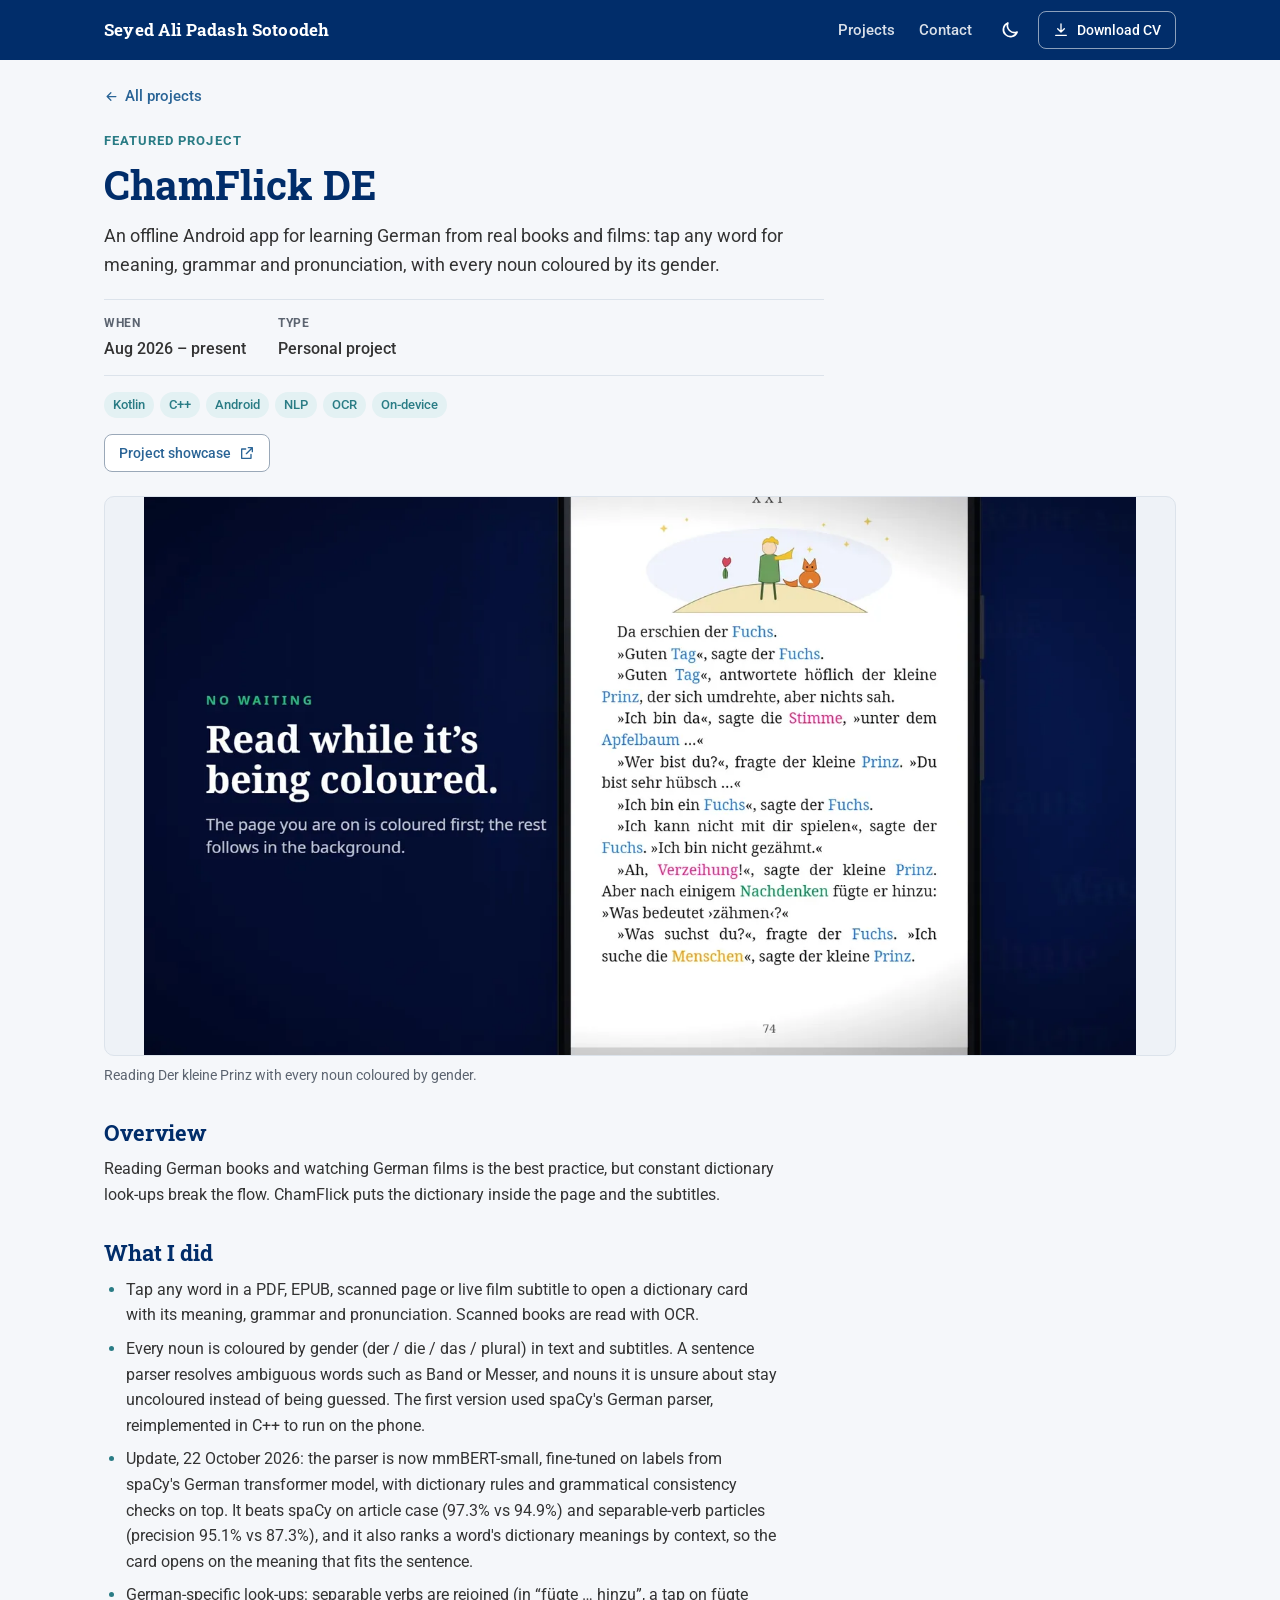
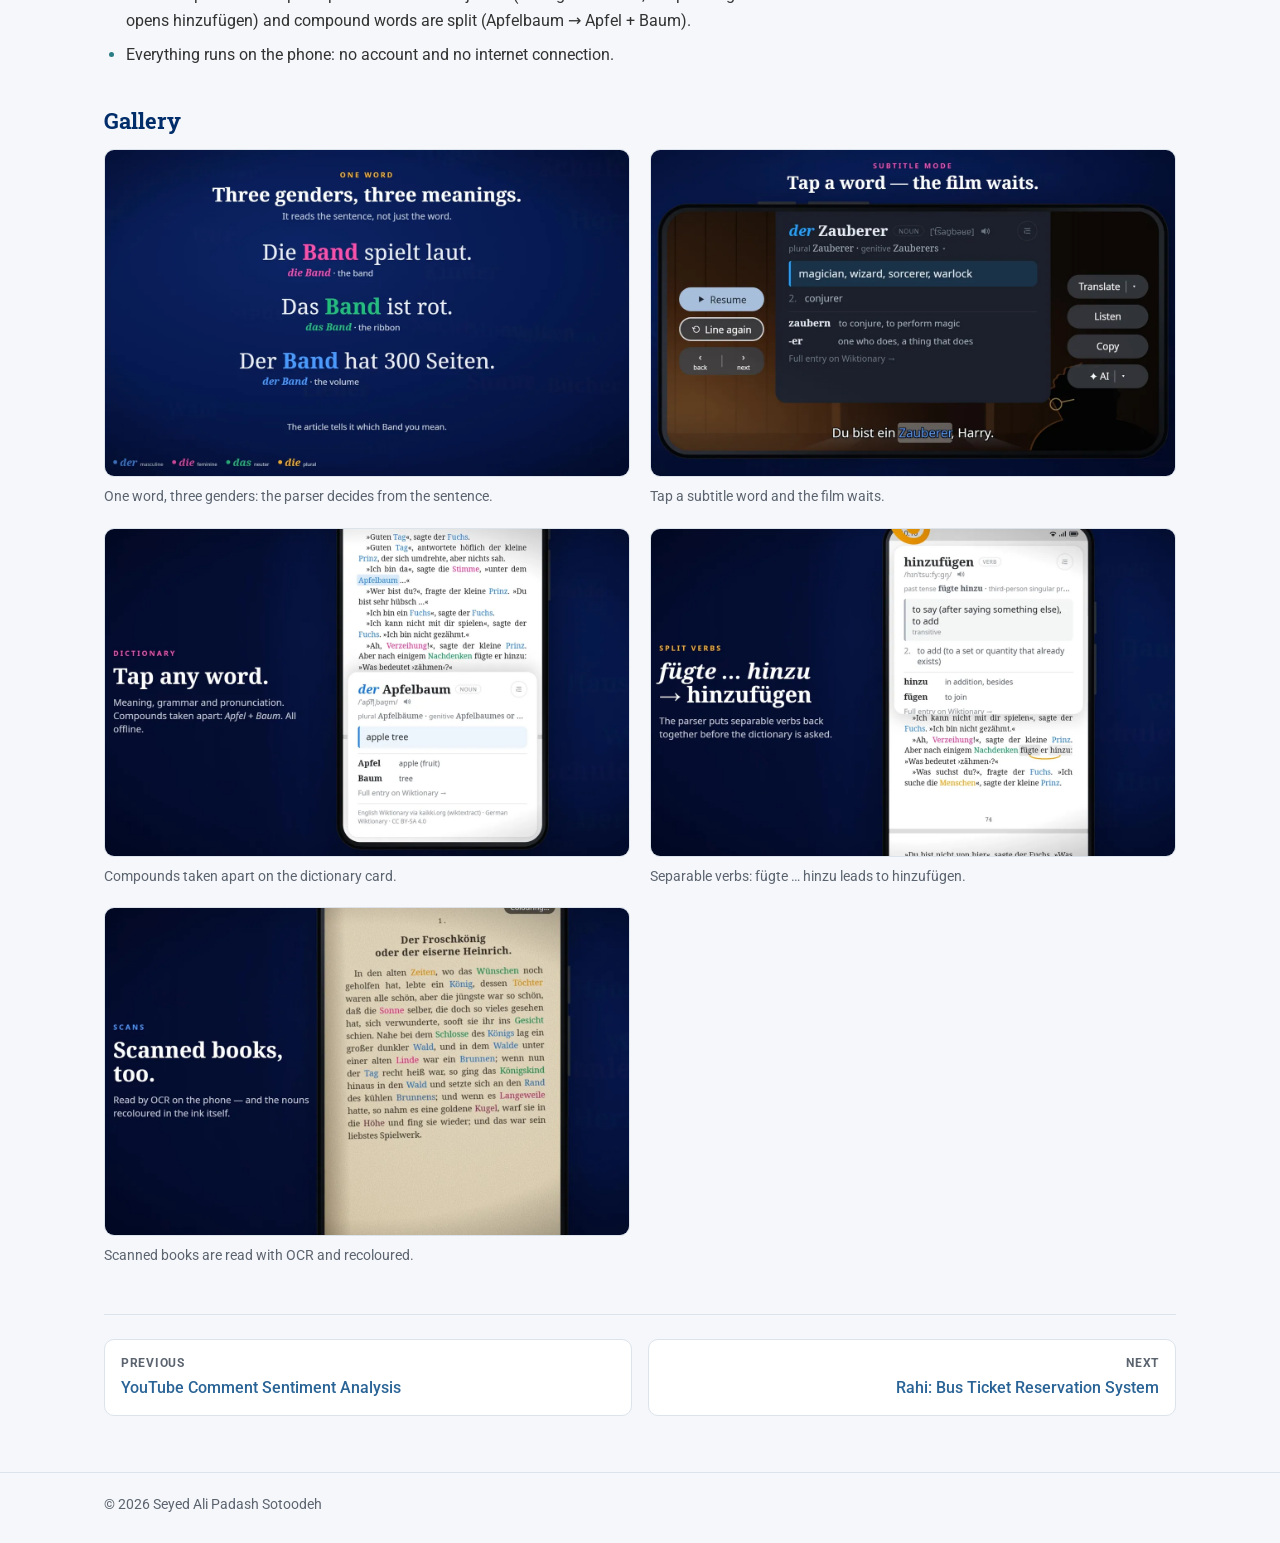
<file: projects/chamflick.html>
<!doctype html>
<html lang="en">
<head>
<meta charset="utf-8">
<meta name="viewport" content="width=device-width, initial-scale=1">
<title>ChamFlick DE · Seyed Ali Padash Sotoodeh</title>
<meta name="description" content="An offline Android app for learning German from real books and films: tap any word for meaning, grammar and pronunciation, with every noun coloured by its gender.">
<meta name="author" content="Seyed Ali Padash Sotoodeh">
<meta property="og:title" content="ChamFlick DE · Seyed Ali Padash Sotoodeh">
<meta property="og:description" content="An offline Android app for learning German from real books and films: tap any word for meaning, grammar and pronunciation, with every noun coloured by its gender.">
<meta property="og:type" content="website">
<meta property="og:url" content="https://ali-padash.github.io/projects/chamflick.html">
<link rel="canonical" href="https://ali-padash.github.io/projects/chamflick.html">
<link rel="icon" href="data:image/svg+xml,%3Csvg xmlns='http://www.w3.org/2000/svg' viewBox='0 0 64 64'%3E%3Crect width='64' height='64' rx='14' fill='%23012D6A'/%3E%3Ctext x='32' y='42' font-family='Georgia,serif' font-size='28' font-weight='700' fill='white' text-anchor='middle'%3EAP%3C/text%3E%3C/svg%3E">
<meta name="color-scheme" content="light dark">
<script>try{var t=localStorage.getItem('theme');if(t==='light'||t==='dark')document.documentElement.dataset.theme=t;}catch(e){}</script>
<link rel="preconnect" href="https://fonts.googleapis.com">
<link rel="preconnect" href="https://fonts.gstatic.com" crossorigin>
<link rel="stylesheet" href="https://fonts.googleapis.com/css2?family=Roboto:ital,wght@0,400;0,500;0,700;1,400&family=Roboto+Slab:wght@500;700&display=swap">
<link rel="stylesheet" href="../style.css">
</head>
<body>
<a class="skip" href="#main">Skip to content</a><header class="topbar">
  <div class="wrap topbar-inner">
    <a class="brand" href="../index.html"><span class="brand-full">Seyed Ali Padash Sotoodeh</span><span class="brand-short">Padash Sotoodeh</span></a>
    <nav class="topnav" aria-label="Main">
      <a href="../index.html#projects">Projects</a>
      <a href="../index.html#contact">Contact</a>
    </nav>
    <button class="theme-toggle" type="button" aria-label="Switch between light and dark theme"><svg class="i-sun" viewBox="0 0 24 24" aria-hidden="true"><g fill="none" stroke="currentColor" stroke-width="2" stroke-linecap="round"><circle cx="12" cy="12" r="4.5"/><path d="M12 1.5v2.5M12 20v2.5M4.6 4.6l1.8 1.8M17.6 17.6l1.8 1.8M1.5 12H4M20 12h2.5M4.6 19.4l1.8-1.8M17.6 6.4l1.8-1.8"/></g></svg><svg class="i-moon" viewBox="0 0 24 24" aria-hidden="true"><path fill="none" stroke="currentColor" stroke-width="2" stroke-linejoin="round" d="M20.5 14.5A8.5 8.5 0 0 1 9.5 3.5a8.5 8.5 0 1 0 11 11Z"/></svg></button>
    <a class="btn btn-cv" href="../cv.pdf" download="Padash_Sotoodeh_CV.pdf"><svg viewBox="0 0 24 24" aria-hidden="true"><path fill="none" stroke="currentColor" stroke-width="2" stroke-linecap="round" stroke-linejoin="round" d="M12 3v12m-5-5 5 5 5-5M4 20h16"/></svg><span>Download CV</span></a>
  </div>
</header>
<main id="main" class="wrap project">
  <a class="back" href="../index.html#projects"><svg viewBox="0 0 24 24" aria-hidden="true"><path fill="none" stroke="currentColor" stroke-width="2" stroke-linecap="round" stroke-linejoin="round" d="M19 12H5m6 6-6-6 6-6"/></svg>All projects</a>
  <header class="project-head">
    <p class="eyebrow">Featured project</p>
    <h1>ChamFlick DE</h1>
    <p class="lead">An offline Android app for learning German from real books and films: tap any word for meaning, grammar and pronunciation, with every noun coloured by its gender.</p>
    <dl class="facts"><div><dt>When</dt><dd>Aug 2026 – present</dd></div><div><dt>Type</dt><dd>Personal project</dd></div></dl>
    <ul class="tags"><li>Kotlin</li><li>C++</li><li>Android</li><li>NLP</li><li>OCR</li><li>On-device</li></ul>
    <div class="project-links"><a class="btn btn-ghost" href="https://ali-padash.github.io/chamflick-showcase/" target="_blank" rel="noopener">Project showcase <svg viewBox="0 0 24 24" aria-hidden="true"><path fill="none" stroke="currentColor" stroke-width="2" stroke-linecap="round" stroke-linejoin="round" d="M14 4h6v6m0-6-9 9M18 14v6H4V6h6"/></svg></a></div>
  </header>
  <figure class="hero"><a href="../img/chamflick/reading.webp" target="_blank" rel="noopener"><img src="../img/chamflick/reading.webp" alt="A page of Der kleine Prinz with its nouns in blue, pink, green and orange" loading="lazy" decoding="async"></a><figcaption>Reading Der kleine Prinz with every noun coloured by gender.</figcaption></figure>
  <div class="prose">
    <h2>Overview</h2>
    <p>Reading German books and watching German films is the best practice, but constant dictionary look-ups break the flow. ChamFlick puts the dictionary inside the page and the subtitles.</p>
    <h2>What I did</h2>
    <ul><li>Tap any word in a PDF, EPUB, scanned page or live film subtitle to open a dictionary card with its meaning, grammar and pronunciation. Scanned books are read with OCR.</li><li>Every noun is coloured by gender (der / die / das / plural) in text and subtitles. A sentence parser resolves ambiguous words such as Band or Messer, and nouns it is unsure about stay uncoloured instead of being guessed. The first version used spaCy's German parser, reimplemented in C++ to run on the phone.</li><li>Update, 22 October 2026: the parser is now mmBERT-small, fine-tuned on labels from spaCy's German transformer model, with dictionary rules and grammatical consistency checks on top. It beats spaCy on article case (97.3% vs 94.9%) and separable-verb particles (precision 95.1% vs 87.3%), and it also ranks a word's dictionary meanings by context, so the card opens on the meaning that fits the sentence.</li><li>German-specific look-ups: separable verbs are rejoined (in “fügte … hinzu”, a tap on fügte opens hinzufügen) and compound words are split (Apfelbaum → Apfel + Baum).</li><li>Everything runs on the phone: no account and no internet connection.</li></ul>
    
    
  </div>
  <h2>Gallery</h2><div class="gallery"><figure class="shot"><a href="../img/chamflick/three-genders.webp" target="_blank" rel="noopener"><img src="../img/chamflick/three-genders.webp" alt="Die Band, das Band, der Band: the same word in pink, green and blue" loading="lazy" decoding="async"></a><figcaption>One word, three genders: the parser decides from the sentence.</figcaption></figure><figure class="shot"><a href="../img/chamflick/subtitle-card.webp" target="_blank" rel="noopener"><img src="../img/chamflick/subtitle-card.webp" alt="The film paused with a dictionary card for der Zauberer open over it" loading="lazy" decoding="async"></a><figcaption>Tap a subtitle word and the film waits.</figcaption></figure><figure class="shot"><a href="../img/chamflick/dictionary.webp" target="_blank" rel="noopener"><img src="../img/chamflick/dictionary.webp" alt="A dictionary card for der Apfelbaum, taken apart into Apfel and Baum" loading="lazy" decoding="async"></a><figcaption>Compounds taken apart on the dictionary card.</figcaption></figure><figure class="shot"><a href="../img/chamflick/split-verbs.webp" target="_blank" rel="noopener"><img src="../img/chamflick/split-verbs.webp" alt="In a sentence with fügte … hinzu, a tap on fügte opens the card for hinzufügen" loading="lazy" decoding="async"></a><figcaption>Separable verbs: fügte … hinzu leads to hinzufügen.</figcaption></figure><figure class="shot"><a href="../img/chamflick/scans.webp" target="_blank" rel="noopener"><img src="../img/chamflick/scans.webp" alt="A scanned page of Der Froschkönig with the printed nouns recoloured in the ink itself" loading="lazy" decoding="async"></a><figcaption>Scanned books are read with OCR and recoloured.</figcaption></figure></div>
  <nav class="pager" aria-label="More projects"><a class="pager-prev" href="thesis-sentiment.html" rel="prev"><span class="pager-label">Previous</span><span class="pager-title">YouTube Comment Sentiment Analysis</span></a><a class="pager-next" href="rahi.html" rel="next"><span class="pager-label">Next</span><span class="pager-title">Rahi: Bus Ticket Reservation System</span></a></nav>
</main>
<footer class="footer">
  <div class="wrap">© 2026 Seyed Ali Padash Sotoodeh</div>
</footer>
<script src="../theme.js"></script>
</body>
</html>
</file>
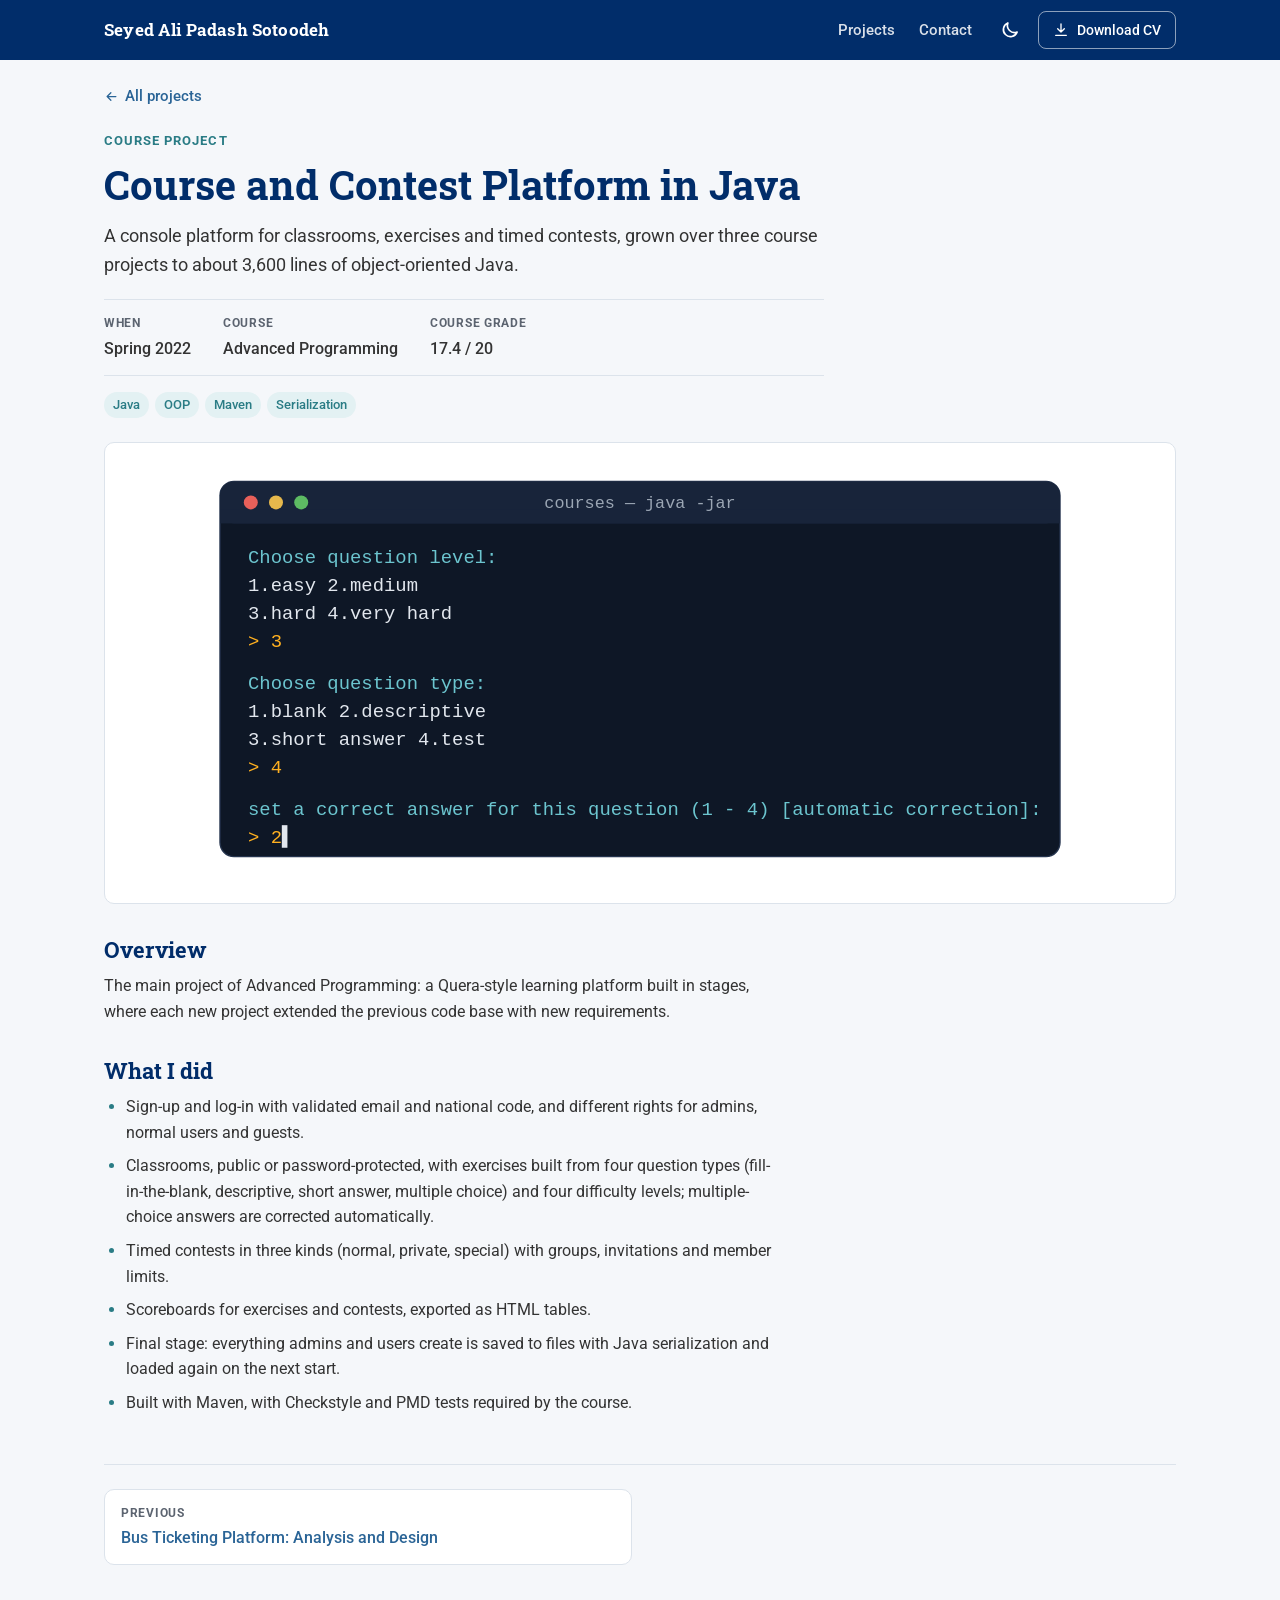
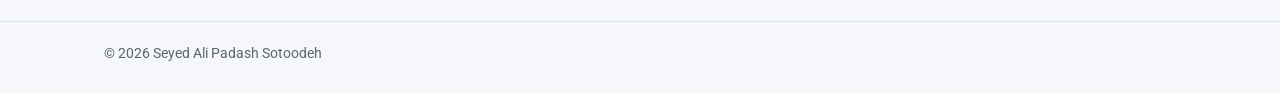
<file: projects/course-platform.html>
<!doctype html>
<html lang="en">
<head>
<meta charset="utf-8">
<meta name="viewport" content="width=device-width, initial-scale=1">
<title>Course and Contest Platform in Java · Seyed Ali Padash Sotoodeh</title>
<meta name="description" content="A console platform for classrooms, exercises and timed contests, grown over three course projects to about 3,600 lines of object-oriented Java.">
<meta name="author" content="Seyed Ali Padash Sotoodeh">
<meta property="og:title" content="Course and Contest Platform in Java · Seyed Ali Padash Sotoodeh">
<meta property="og:description" content="A console platform for classrooms, exercises and timed contests, grown over three course projects to about 3,600 lines of object-oriented Java.">
<meta property="og:type" content="website">
<meta property="og:url" content="https://ali-padash.github.io/projects/course-platform.html">
<link rel="canonical" href="https://ali-padash.github.io/projects/course-platform.html">
<link rel="icon" href="data:image/svg+xml,%3Csvg xmlns='http://www.w3.org/2000/svg' viewBox='0 0 64 64'%3E%3Crect width='64' height='64' rx='14' fill='%23012D6A'/%3E%3Ctext x='32' y='42' font-family='Georgia,serif' font-size='28' font-weight='700' fill='white' text-anchor='middle'%3EAP%3C/text%3E%3C/svg%3E">
<meta name="color-scheme" content="light dark">
<script>try{var t=localStorage.getItem('theme');if(t==='light'||t==='dark')document.documentElement.dataset.theme=t;}catch(e){}</script>
<link rel="preconnect" href="https://fonts.googleapis.com">
<link rel="preconnect" href="https://fonts.gstatic.com" crossorigin>
<link rel="stylesheet" href="https://fonts.googleapis.com/css2?family=Roboto:ital,wght@0,400;0,500;0,700;1,400&family=Roboto+Slab:wght@500;700&display=swap">
<link rel="stylesheet" href="../style.css">
</head>
<body>
<a class="skip" href="#main">Skip to content</a><header class="topbar">
  <div class="wrap topbar-inner">
    <a class="brand" href="../index.html"><span class="brand-full">Seyed Ali Padash Sotoodeh</span><span class="brand-short">Padash Sotoodeh</span></a>
    <nav class="topnav" aria-label="Main">
      <a href="../index.html#projects">Projects</a>
      <a href="../index.html#contact">Contact</a>
    </nav>
    <button class="theme-toggle" type="button" aria-label="Switch between light and dark theme"><svg class="i-sun" viewBox="0 0 24 24" aria-hidden="true"><g fill="none" stroke="currentColor" stroke-width="2" stroke-linecap="round"><circle cx="12" cy="12" r="4.5"/><path d="M12 1.5v2.5M12 20v2.5M4.6 4.6l1.8 1.8M17.6 17.6l1.8 1.8M1.5 12H4M20 12h2.5M4.6 19.4l1.8-1.8M17.6 6.4l1.8-1.8"/></g></svg><svg class="i-moon" viewBox="0 0 24 24" aria-hidden="true"><path fill="none" stroke="currentColor" stroke-width="2" stroke-linejoin="round" d="M20.5 14.5A8.5 8.5 0 0 1 9.5 3.5a8.5 8.5 0 1 0 11 11Z"/></svg></button>
    <a class="btn btn-cv" href="../cv.pdf" download="Padash_Sotoodeh_CV.pdf"><svg viewBox="0 0 24 24" aria-hidden="true"><path fill="none" stroke="currentColor" stroke-width="2" stroke-linecap="round" stroke-linejoin="round" d="M12 3v12m-5-5 5 5 5-5M4 20h16"/></svg><span>Download CV</span></a>
  </div>
</header>
<main id="main" class="wrap project">
  <a class="back" href="../index.html#projects"><svg viewBox="0 0 24 24" aria-hidden="true"><path fill="none" stroke="currentColor" stroke-width="2" stroke-linecap="round" stroke-linejoin="round" d="M19 12H5m6 6-6-6 6-6"/></svg>All projects</a>
  <header class="project-head">
    <p class="eyebrow">Course project</p>
    <h1>Course and Contest Platform in Java</h1>
    <p class="lead">A console platform for classrooms, exercises and timed contests, grown over three course projects to about 3,600 lines of object-oriented Java.</p>
    <dl class="facts"><div><dt>When</dt><dd>Spring 2022</dd></div><div><dt>Course</dt><dd>Advanced Programming</dd></div><div><dt>Course grade</dt><dd>17.4 / 20</dd></div></dl>
    <ul class="tags"><li>Java</li><li>OOP</li><li>Maven</li><li>Serialization</li></ul>
    
  </header>
  <figure class="hero hero-diagram"><svg viewBox="0 0 640 300" xmlns="http://www.w3.org/2000/svg" class="diagram" role="img" aria-labelledby="crs-t">
  <title id="crs-t">A terminal window showing prompts from the course platform: creating a question with a type, level and automatically corrected answer</title>
  <rect x="20" y="16" width="600" height="268" rx="10" fill="#0E1726" stroke="#24334D"/>
  <rect x="20" y="16" width="600" height="30" rx="10" fill="#18243A"/><rect x="20" y="36" width="600" height="10" fill="#18243A"/>
  <circle cx="42" cy="31" r="5" fill="#E8605A"/><circle cx="60" cy="31" r="5" fill="#E6B84C"/><circle cx="78" cy="31" r="5" fill="#5DBB63"/>
  <text x="320" y="35" text-anchor="middle" style="fill:#9BA6B4" font-size="12" font-family="Consolas, monospace">courses — java -jar</text>
  <g font-family="Consolas, 'Courier New', monospace" font-size="13.5">
    <text x="40" y="74" style="fill:#6CC5CF">Choose question level:</text>
    <text x="40" y="94" style="fill:#E2E7EE">1.easy 2.medium</text>
    <text x="40" y="114" style="fill:#E2E7EE">3.hard 4.very hard</text>
    <text x="40" y="134" style="fill:#FFB020">&gt; 3</text>
    <text x="40" y="164" style="fill:#6CC5CF">Choose question type:</text>
    <text x="40" y="184" style="fill:#E2E7EE">1.blank 2.descriptive</text>
    <text x="40" y="204" style="fill:#E2E7EE">3.short answer 4.test</text>
    <text x="40" y="224" style="fill:#FFB020">&gt; 4</text>
    <text x="40" y="254" style="fill:#6CC5CF">set a correct answer for this question (1 - 4) [automatic correction]:</text>
    <text x="40" y="274" style="fill:#FFB020">&gt; 2<tspan style="fill:#E2E7EE">▍</tspan></text>
  </g>
</svg>
</figure>
  <div class="prose">
    <h2>Overview</h2>
    <p>The main project of Advanced Programming: a Quera-style learning platform built in stages, where each new project extended the previous code base with new requirements.</p>
    <h2>What I did</h2>
    <ul><li>Sign-up and log-in with validated email and national code, and different rights for admins, normal users and guests.</li><li>Classrooms, public or password-protected, with exercises built from four question types (fill-in-the-blank, descriptive, short answer, multiple choice) and four difficulty levels; multiple-choice answers are corrected automatically.</li><li>Timed contests in three kinds (normal, private, special) with groups, invitations and member limits.</li><li>Scoreboards for exercises and contests, exported as HTML tables.</li><li>Final stage: everything admins and users create is saved to files with Java serialization and loaded again on the next start.</li><li>Built with Maven, with Checkstyle and PMD tests required by the course.</li></ul>
    
    
  </div>
  
  <nav class="pager" aria-label="More projects"><a class="pager-prev" href="bus-platform-design.html" rel="prev"><span class="pager-label">Previous</span><span class="pager-title">Bus Ticketing Platform: Analysis and Design</span></a><span></span></nav>
</main>
<footer class="footer">
  <div class="wrap">© 2026 Seyed Ali Padash Sotoodeh</div>
</footer>
<script src="../theme.js"></script>
</body>
</html>
</file>
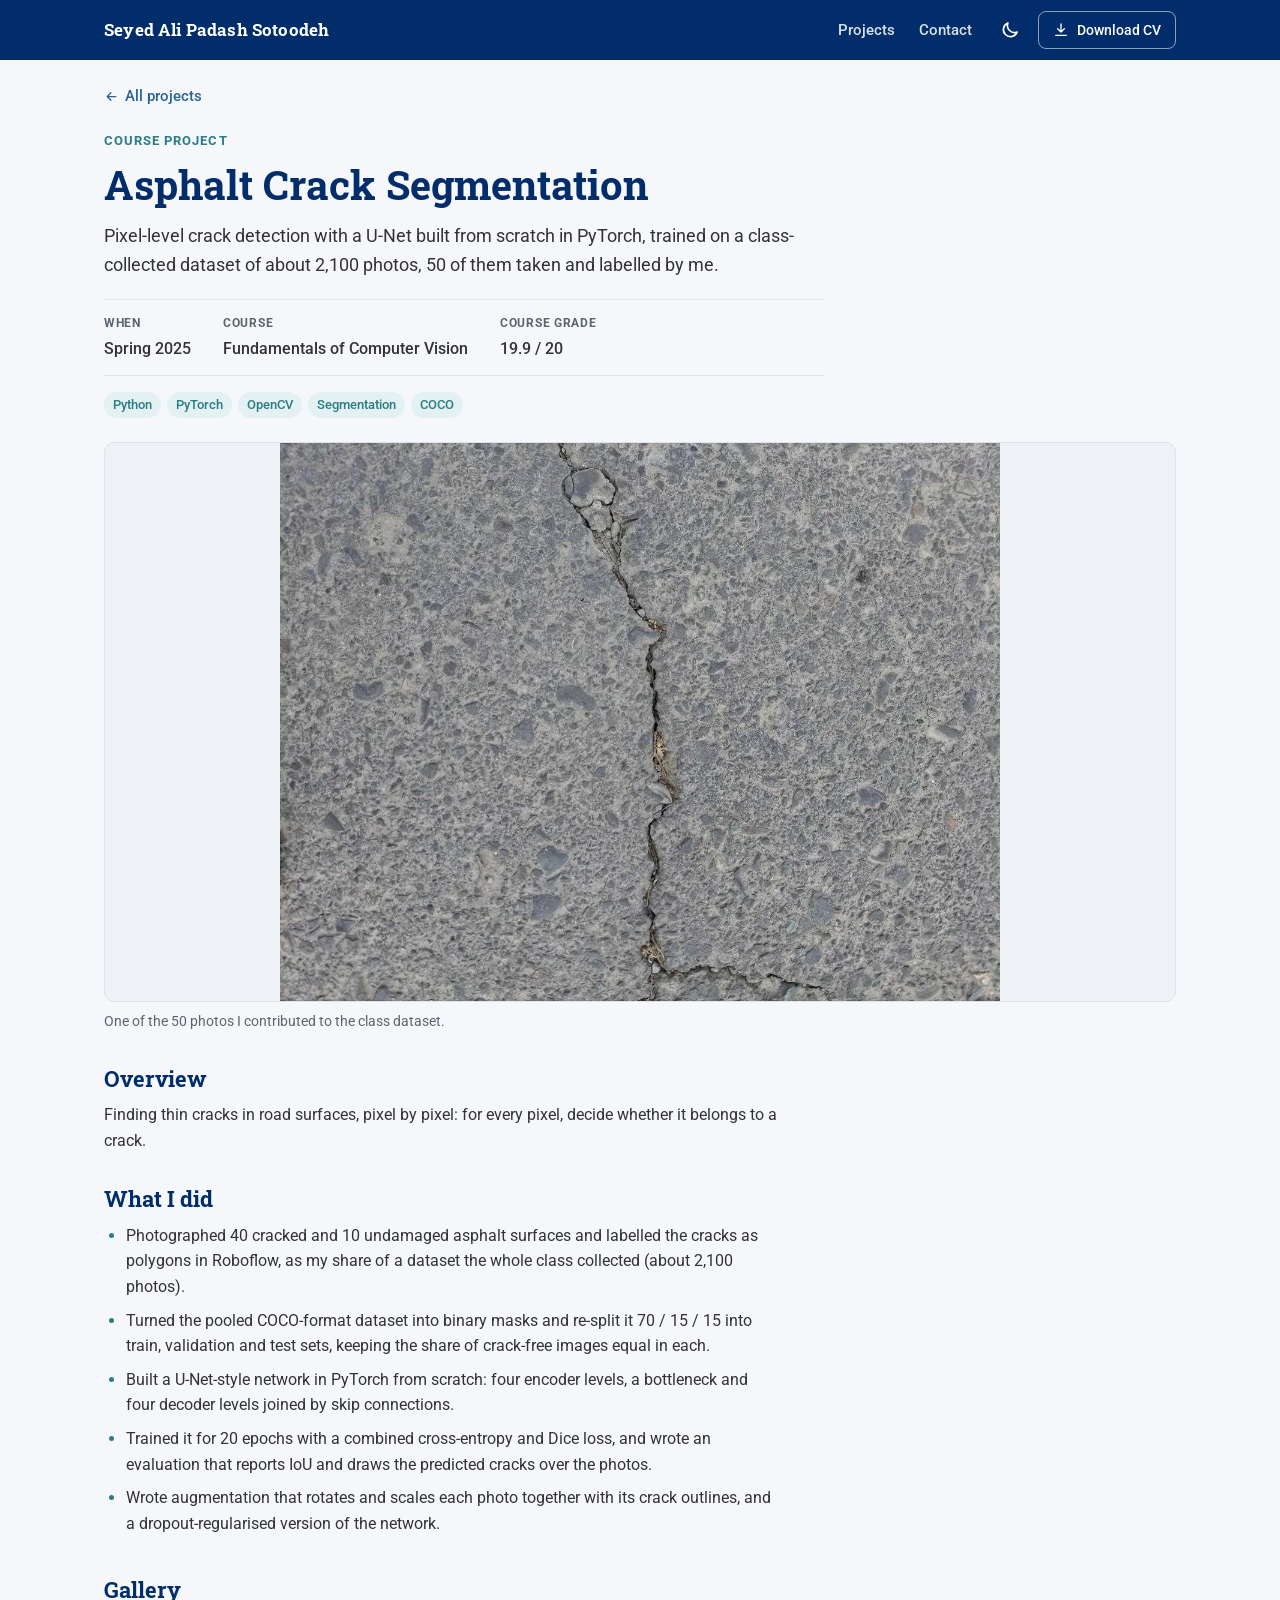
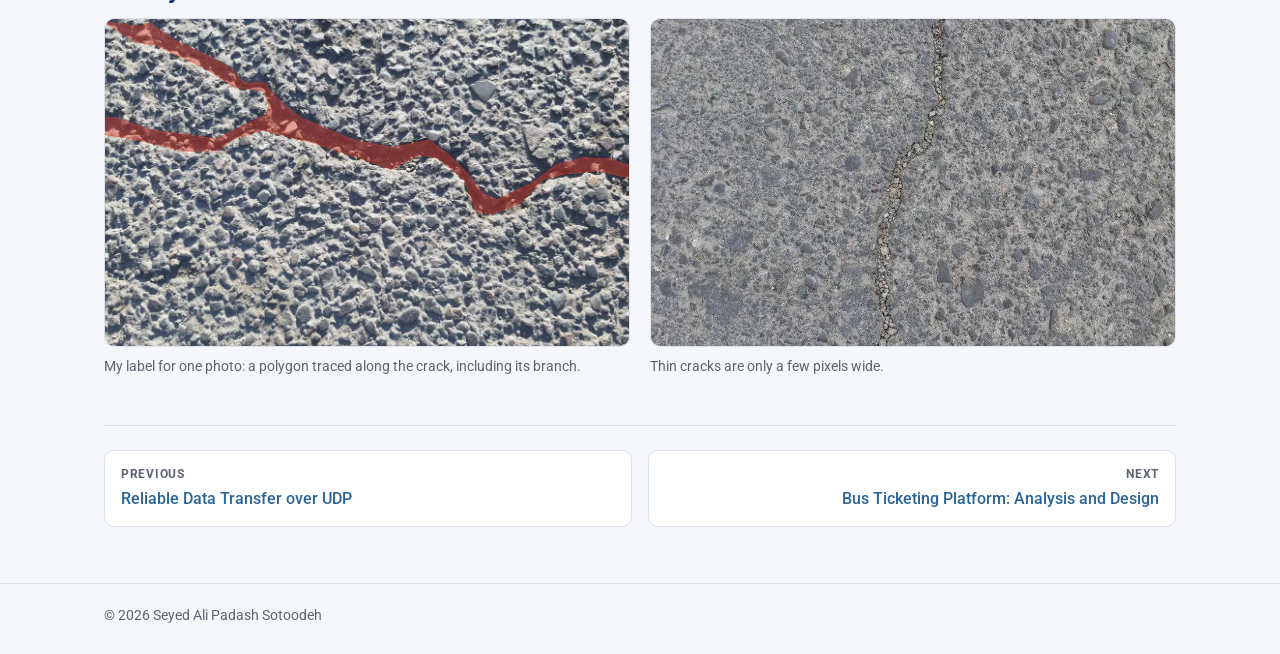
<file: projects/crack-segmentation.html>
<!doctype html>
<html lang="en">
<head>
<meta charset="utf-8">
<meta name="viewport" content="width=device-width, initial-scale=1">
<title>Asphalt Crack Segmentation · Seyed Ali Padash Sotoodeh</title>
<meta name="description" content="Pixel-level crack detection with a U-Net built from scratch in PyTorch, trained on a class-collected dataset of about 2,100 photos, 50 of them taken and labelled by me.">
<meta name="author" content="Seyed Ali Padash Sotoodeh">
<meta property="og:title" content="Asphalt Crack Segmentation · Seyed Ali Padash Sotoodeh">
<meta property="og:description" content="Pixel-level crack detection with a U-Net built from scratch in PyTorch, trained on a class-collected dataset of about 2,100 photos, 50 of them taken and labelled by me.">
<meta property="og:type" content="website">
<meta property="og:url" content="https://ali-padash.github.io/projects/crack-segmentation.html">
<link rel="canonical" href="https://ali-padash.github.io/projects/crack-segmentation.html">
<link rel="icon" href="data:image/svg+xml,%3Csvg xmlns='http://www.w3.org/2000/svg' viewBox='0 0 64 64'%3E%3Crect width='64' height='64' rx='14' fill='%23012D6A'/%3E%3Ctext x='32' y='42' font-family='Georgia,serif' font-size='28' font-weight='700' fill='white' text-anchor='middle'%3EAP%3C/text%3E%3C/svg%3E">
<meta name="color-scheme" content="light dark">
<script>try{var t=localStorage.getItem('theme');if(t==='light'||t==='dark')document.documentElement.dataset.theme=t;}catch(e){}</script>
<link rel="preconnect" href="https://fonts.googleapis.com">
<link rel="preconnect" href="https://fonts.gstatic.com" crossorigin>
<link rel="stylesheet" href="https://fonts.googleapis.com/css2?family=Roboto:ital,wght@0,400;0,500;0,700;1,400&family=Roboto+Slab:wght@500;700&display=swap">
<link rel="stylesheet" href="../style.css">
</head>
<body>
<a class="skip" href="#main">Skip to content</a><header class="topbar">
  <div class="wrap topbar-inner">
    <a class="brand" href="../index.html"><span class="brand-full">Seyed Ali Padash Sotoodeh</span><span class="brand-short">Padash Sotoodeh</span></a>
    <nav class="topnav" aria-label="Main">
      <a href="../index.html#projects">Projects</a>
      <a href="../index.html#contact">Contact</a>
    </nav>
    <button class="theme-toggle" type="button" aria-label="Switch between light and dark theme"><svg class="i-sun" viewBox="0 0 24 24" aria-hidden="true"><g fill="none" stroke="currentColor" stroke-width="2" stroke-linecap="round"><circle cx="12" cy="12" r="4.5"/><path d="M12 1.5v2.5M12 20v2.5M4.6 4.6l1.8 1.8M17.6 17.6l1.8 1.8M1.5 12H4M20 12h2.5M4.6 19.4l1.8-1.8M17.6 6.4l1.8-1.8"/></g></svg><svg class="i-moon" viewBox="0 0 24 24" aria-hidden="true"><path fill="none" stroke="currentColor" stroke-width="2" stroke-linejoin="round" d="M20.5 14.5A8.5 8.5 0 0 1 9.5 3.5a8.5 8.5 0 1 0 11 11Z"/></svg></button>
    <a class="btn btn-cv" href="../cv.pdf" download="Padash_Sotoodeh_CV.pdf"><svg viewBox="0 0 24 24" aria-hidden="true"><path fill="none" stroke="currentColor" stroke-width="2" stroke-linecap="round" stroke-linejoin="round" d="M12 3v12m-5-5 5 5 5-5M4 20h16"/></svg><span>Download CV</span></a>
  </div>
</header>
<main id="main" class="wrap project">
  <a class="back" href="../index.html#projects"><svg viewBox="0 0 24 24" aria-hidden="true"><path fill="none" stroke="currentColor" stroke-width="2" stroke-linecap="round" stroke-linejoin="round" d="M19 12H5m6 6-6-6 6-6"/></svg>All projects</a>
  <header class="project-head">
    <p class="eyebrow">Course project</p>
    <h1>Asphalt Crack Segmentation</h1>
    <p class="lead">Pixel-level crack detection with a U-Net built from scratch in PyTorch, trained on a class-collected dataset of about 2,100 photos, 50 of them taken and labelled by me.</p>
    <dl class="facts"><div><dt>When</dt><dd>Spring 2025</dd></div><div><dt>Course</dt><dd>Fundamentals of Computer Vision</dd></div><div><dt>Course grade</dt><dd>19.9 / 20</dd></div></dl>
    <ul class="tags"><li>Python</li><li>PyTorch</li><li>OpenCV</li><li>Segmentation</li><li>COCO</li></ul>
    
  </header>
  <figure class="hero"><a href="../img/crack-segmentation/crack-1.webp" target="_blank" rel="noopener"><img src="../img/crack-segmentation/crack-1.webp" alt="Photo of a crack running down grey asphalt and branching at the bottom" loading="lazy" decoding="async" style="object-position:center"></a><figcaption>One of the 50 photos I contributed to the class dataset.</figcaption></figure>
  <div class="prose">
    <h2>Overview</h2>
    <p>Finding thin cracks in road surfaces, pixel by pixel: for every pixel, decide whether it belongs to a crack.</p>
    <h2>What I did</h2>
    <ul><li>Photographed 40 cracked and 10 undamaged asphalt surfaces and labelled the cracks as polygons in Roboflow, as my share of a dataset the whole class collected (about 2,100 photos).</li><li>Turned the pooled COCO-format dataset into binary masks and re-split it 70 / 15 / 15 into train, validation and test sets, keeping the share of crack-free images equal in each.</li><li>Built a U-Net-style network in PyTorch from scratch: four encoder levels, a bottleneck and four decoder levels joined by skip connections.</li><li>Trained it for 20 epochs with a combined cross-entropy and Dice loss, and wrote an evaluation that reports IoU and draws the predicted cracks over the photos.</li><li>Wrote augmentation that rotates and scales each photo together with its crack outlines, and a dropout-regularised version of the network.</li></ul>
    
    
  </div>
  <h2>Gallery</h2><div class="gallery"><figure class="shot"><a href="../img/crack-segmentation/crack-2-label.webp" target="_blank" rel="noopener"><img src="../img/crack-segmentation/crack-2-label.webp" alt="Photo of a branching asphalt crack with its traced label polygon in red" loading="lazy" decoding="async" style="object-position:center"></a><figcaption>My label for one photo: a polygon traced along the crack, including its branch.</figcaption></figure><figure class="shot"><a href="../img/crack-segmentation/crack-3.webp" target="_blank" rel="noopener"><img src="../img/crack-segmentation/crack-3.webp" alt="Photo of a thin crack running diagonally across asphalt" loading="lazy" decoding="async" style="object-position:center"></a><figcaption>Thin cracks are only a few pixels wide.</figcaption></figure></div>
  <nav class="pager" aria-label="More projects"><a class="pager-prev" href="go-back-n.html" rel="prev"><span class="pager-label">Previous</span><span class="pager-title">Reliable Data Transfer over UDP</span></a><a class="pager-next" href="bus-platform-design.html" rel="next"><span class="pager-label">Next</span><span class="pager-title">Bus Ticketing Platform: Analysis and Design</span></a></nav>
</main>
<footer class="footer">
  <div class="wrap">© 2026 Seyed Ali Padash Sotoodeh</div>
</footer>
<script src="../theme.js"></script>
</body>
</html>
</file>
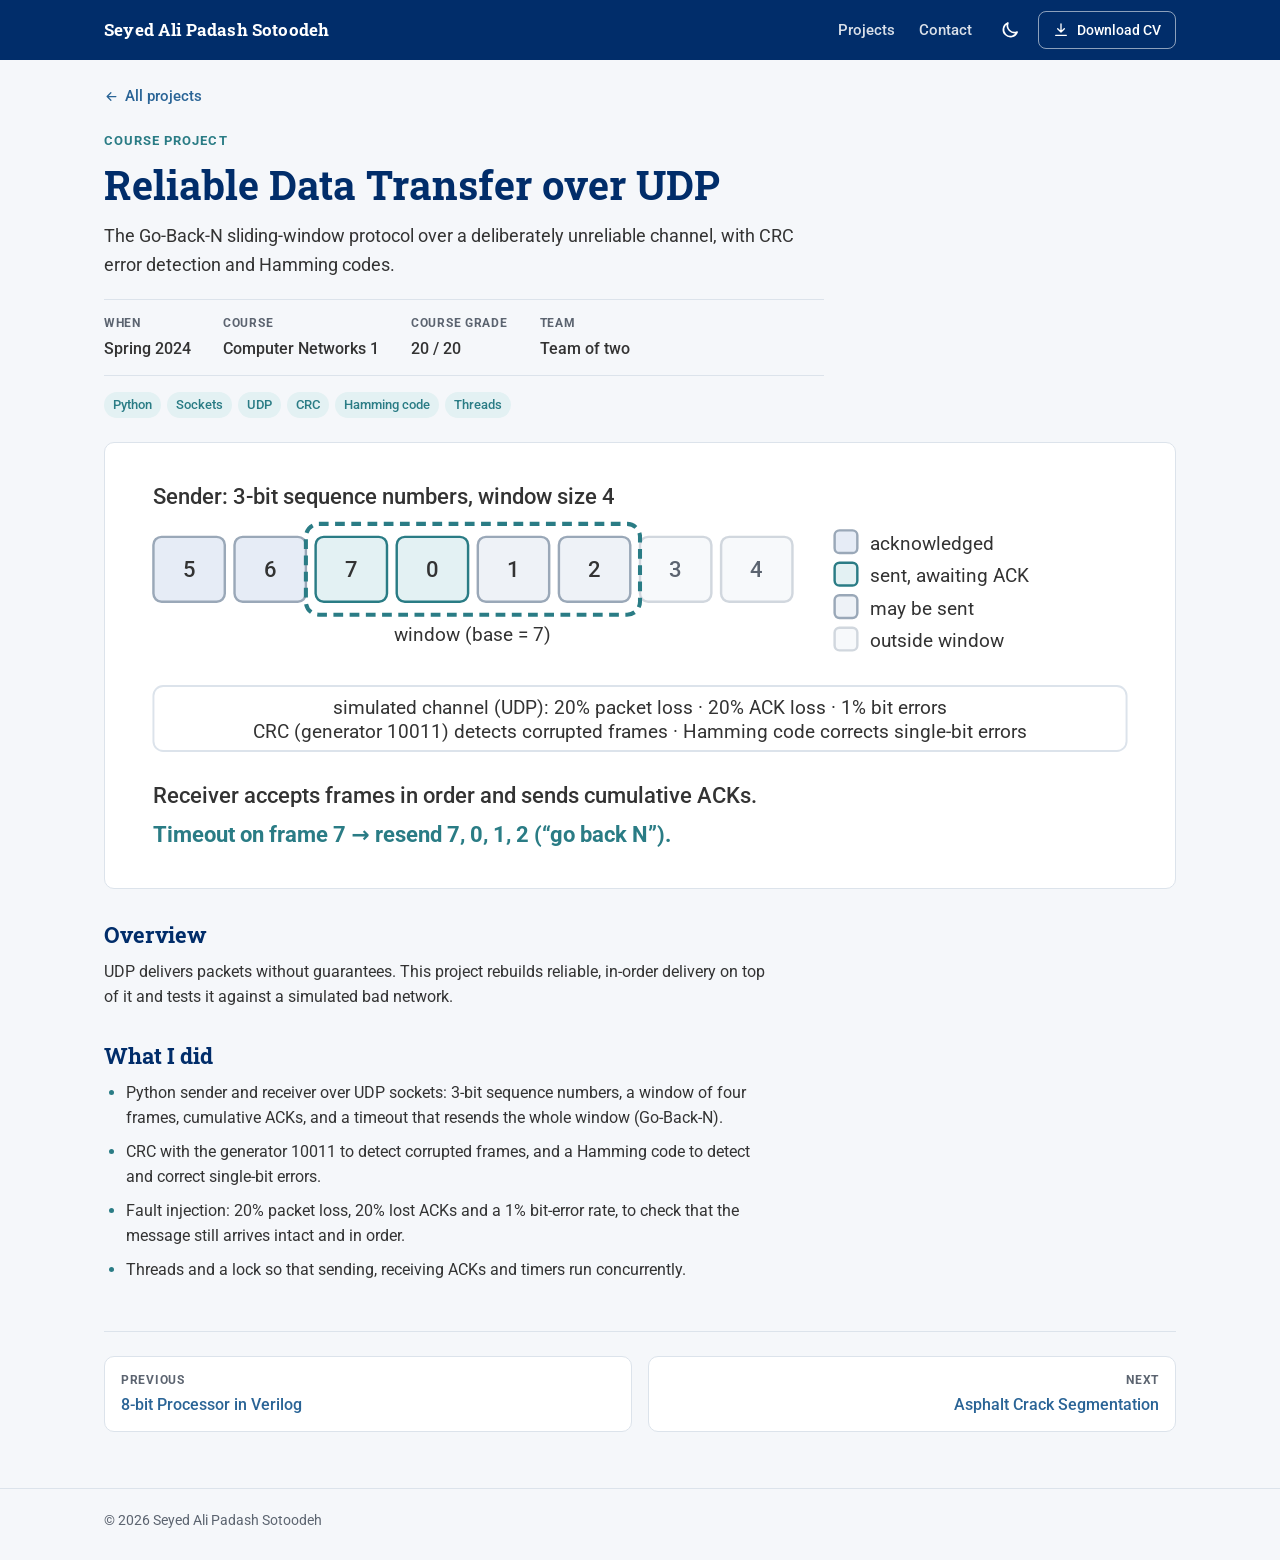
<file: projects/go-back-n.html>
<!doctype html>
<html lang="en">
<head>
<meta charset="utf-8">
<meta name="viewport" content="width=device-width, initial-scale=1">
<title>Reliable Data Transfer over UDP · Seyed Ali Padash Sotoodeh</title>
<meta name="description" content="The Go-Back-N sliding-window protocol over a deliberately unreliable channel, with CRC error detection and Hamming codes.">
<meta name="author" content="Seyed Ali Padash Sotoodeh">
<meta property="og:title" content="Reliable Data Transfer over UDP · Seyed Ali Padash Sotoodeh">
<meta property="og:description" content="The Go-Back-N sliding-window protocol over a deliberately unreliable channel, with CRC error detection and Hamming codes.">
<meta property="og:type" content="website">
<meta property="og:url" content="https://ali-padash.github.io/projects/go-back-n.html">
<link rel="canonical" href="https://ali-padash.github.io/projects/go-back-n.html">
<link rel="icon" href="data:image/svg+xml,%3Csvg xmlns='http://www.w3.org/2000/svg' viewBox='0 0 64 64'%3E%3Crect width='64' height='64' rx='14' fill='%23012D6A'/%3E%3Ctext x='32' y='42' font-family='Georgia,serif' font-size='28' font-weight='700' fill='white' text-anchor='middle'%3EAP%3C/text%3E%3C/svg%3E">
<meta name="color-scheme" content="light dark">
<script>try{var t=localStorage.getItem('theme');if(t==='light'||t==='dark')document.documentElement.dataset.theme=t;}catch(e){}</script>
<link rel="preconnect" href="https://fonts.googleapis.com">
<link rel="preconnect" href="https://fonts.gstatic.com" crossorigin>
<link rel="stylesheet" href="https://fonts.googleapis.com/css2?family=Roboto:ital,wght@0,400;0,500;0,700;1,400&family=Roboto+Slab:wght@500;700&display=swap">
<link rel="stylesheet" href="../style.css">
</head>
<body>
<a class="skip" href="#main">Skip to content</a><header class="topbar">
  <div class="wrap topbar-inner">
    <a class="brand" href="../index.html"><span class="brand-full">Seyed Ali Padash Sotoodeh</span><span class="brand-short">Padash Sotoodeh</span></a>
    <nav class="topnav" aria-label="Main">
      <a href="../index.html#projects">Projects</a>
      <a href="../index.html#contact">Contact</a>
    </nav>
    <button class="theme-toggle" type="button" aria-label="Switch between light and dark theme"><svg class="i-sun" viewBox="0 0 24 24" aria-hidden="true"><g fill="none" stroke="currentColor" stroke-width="2" stroke-linecap="round"><circle cx="12" cy="12" r="4.5"/><path d="M12 1.5v2.5M12 20v2.5M4.6 4.6l1.8 1.8M17.6 17.6l1.8 1.8M1.5 12H4M20 12h2.5M4.6 19.4l1.8-1.8M17.6 6.4l1.8-1.8"/></g></svg><svg class="i-moon" viewBox="0 0 24 24" aria-hidden="true"><path fill="none" stroke="currentColor" stroke-width="2" stroke-linejoin="round" d="M20.5 14.5A8.5 8.5 0 0 1 9.5 3.5a8.5 8.5 0 1 0 11 11Z"/></svg></button>
    <a class="btn btn-cv" href="../cv.pdf" download="Padash_Sotoodeh_CV.pdf"><svg viewBox="0 0 24 24" aria-hidden="true"><path fill="none" stroke="currentColor" stroke-width="2" stroke-linecap="round" stroke-linejoin="round" d="M12 3v12m-5-5 5 5 5-5M4 20h16"/></svg><span>Download CV</span></a>
  </div>
</header>
<main id="main" class="wrap project">
  <a class="back" href="../index.html#projects"><svg viewBox="0 0 24 24" aria-hidden="true"><path fill="none" stroke="currentColor" stroke-width="2" stroke-linecap="round" stroke-linejoin="round" d="M19 12H5m6 6-6-6 6-6"/></svg>All projects</a>
  <header class="project-head">
    <p class="eyebrow">Course project</p>
    <h1>Reliable Data Transfer over UDP</h1>
    <p class="lead">The Go-Back-N sliding-window protocol over a deliberately unreliable channel, with CRC error detection and Hamming codes.</p>
    <dl class="facts"><div><dt>When</dt><dd>Spring 2024</dd></div><div><dt>Course</dt><dd>Computer Networks 1</dd></div><div><dt>Course grade</dt><dd>20 / 20</dd></div><div><dt>Team</dt><dd>Team of two</dd></div></dl>
    <ul class="tags"><li>Python</li><li>Sockets</li><li>UDP</li><li>CRC</li><li>Hamming code</li><li>Threads</li></ul>
    
  </header>
  <figure class="hero hero-diagram"><svg viewBox="0 0 640 250" xmlns="http://www.w3.org/2000/svg" class="diagram" role="img" aria-labelledby="gbn-t">
  <title id="gbn-t">Go-Back-N sender window: 3-bit sequence numbers, a window of four frames, and resending the whole window on timeout</title>
  <text class="d-label" x="20" y="28">Sender: 3-bit sequence numbers, window size 4</text>
  <g>
    <rect class="d-box d-done" x="20"  y="48" width="44" height="40" rx="5"/><text class="d-label" x="42"  y="73" text-anchor="middle">5</text>
    <rect class="d-box d-done" x="70"  y="48" width="44" height="40" rx="5"/><text class="d-label" x="92"  y="73" text-anchor="middle">6</text>
    <rect class="d-box d-accent" x="120" y="48" width="44" height="40" rx="5"/><text class="d-label" x="142" y="73" text-anchor="middle">7</text>
    <rect class="d-box d-accent" x="170" y="48" width="44" height="40" rx="5"/><text class="d-label" x="192" y="73" text-anchor="middle">0</text>
    <rect class="d-box" x="220" y="48" width="44" height="40" rx="5"/><text class="d-label" x="242" y="73" text-anchor="middle">1</text>
    <rect class="d-box" x="270" y="48" width="44" height="40" rx="5"/><text class="d-label" x="292" y="73" text-anchor="middle">2</text>
    <rect class="d-box d-faint" x="320" y="48" width="44" height="40" rx="5"/><text class="d-label d-muted" x="342" y="73" text-anchor="middle">3</text>
    <rect class="d-box d-faint" x="370" y="48" width="44" height="40" rx="5"/><text class="d-label d-muted" x="392" y="73" text-anchor="middle">4</text>
  </g>
  <rect class="d-window" x="114" y="40" width="206" height="56" rx="8"/>
  <text class="d-small" x="217" y="112" text-anchor="middle">window (base = 7)</text>
  <g class="d-legend">
    <rect class="d-box d-done" x="440" y="44" width="14" height="14" rx="3"/><text class="d-small" x="462" y="56">acknowledged</text>
    <rect class="d-box d-accent" x="440" y="64" width="14" height="14" rx="3"/><text class="d-small" x="462" y="76">sent, awaiting ACK</text>
    <rect class="d-box" x="440" y="84" width="14" height="14" rx="3"/><text class="d-small" x="462" y="96">may be sent</text>
    <rect class="d-box d-faint" x="440" y="104" width="14" height="14" rx="3"/><text class="d-small" x="462" y="116">outside window</text>
  </g>
  <!-- channel -->
  <rect class="d-chip" x="20" y="140" width="600" height="40" rx="6"/>
  <text class="d-small" x="320" y="157" text-anchor="middle">simulated channel (UDP): 20% packet loss · 20% ACK loss · 1% bit errors</text>
  <text class="d-small" x="320" y="172" text-anchor="middle">CRC (generator 10011) detects corrupted frames · Hamming code corrects single-bit errors</text>
  <text class="d-label" x="20" y="212">Receiver accepts frames in order and sends cumulative ACKs.</text>
  <text class="d-label d-accent-text" x="20" y="236">Timeout on frame 7 → resend 7, 0, 1, 2 (“go back N”).</text>
</svg>
</figure>
  <div class="prose">
    <h2>Overview</h2>
    <p>UDP delivers packets without guarantees. This project rebuilds reliable, in-order delivery on top of it and tests it against a simulated bad network.</p>
    <h2>What I did</h2>
    <ul><li>Python sender and receiver over UDP sockets: 3-bit sequence numbers, a window of four frames, cumulative ACKs, and a timeout that resends the whole window (Go-Back-N).</li><li>CRC with the generator 10011 to detect corrupted frames, and a Hamming code to detect and correct single-bit errors.</li><li>Fault injection: 20% packet loss, 20% lost ACKs and a 1% bit-error rate, to check that the message still arrives intact and in order.</li><li>Threads and a lock so that sending, receiving ACKs and timers run concurrently.</li></ul>
    
    
  </div>
  
  <nav class="pager" aria-label="More projects"><a class="pager-prev" href="verilog-cpu.html" rel="prev"><span class="pager-label">Previous</span><span class="pager-title">8-bit Processor in Verilog</span></a><a class="pager-next" href="crack-segmentation.html" rel="next"><span class="pager-label">Next</span><span class="pager-title">Asphalt Crack Segmentation</span></a></nav>
</main>
<footer class="footer">
  <div class="wrap">© 2026 Seyed Ali Padash Sotoodeh</div>
</footer>
<script src="../theme.js"></script>
</body>
</html>
</file>
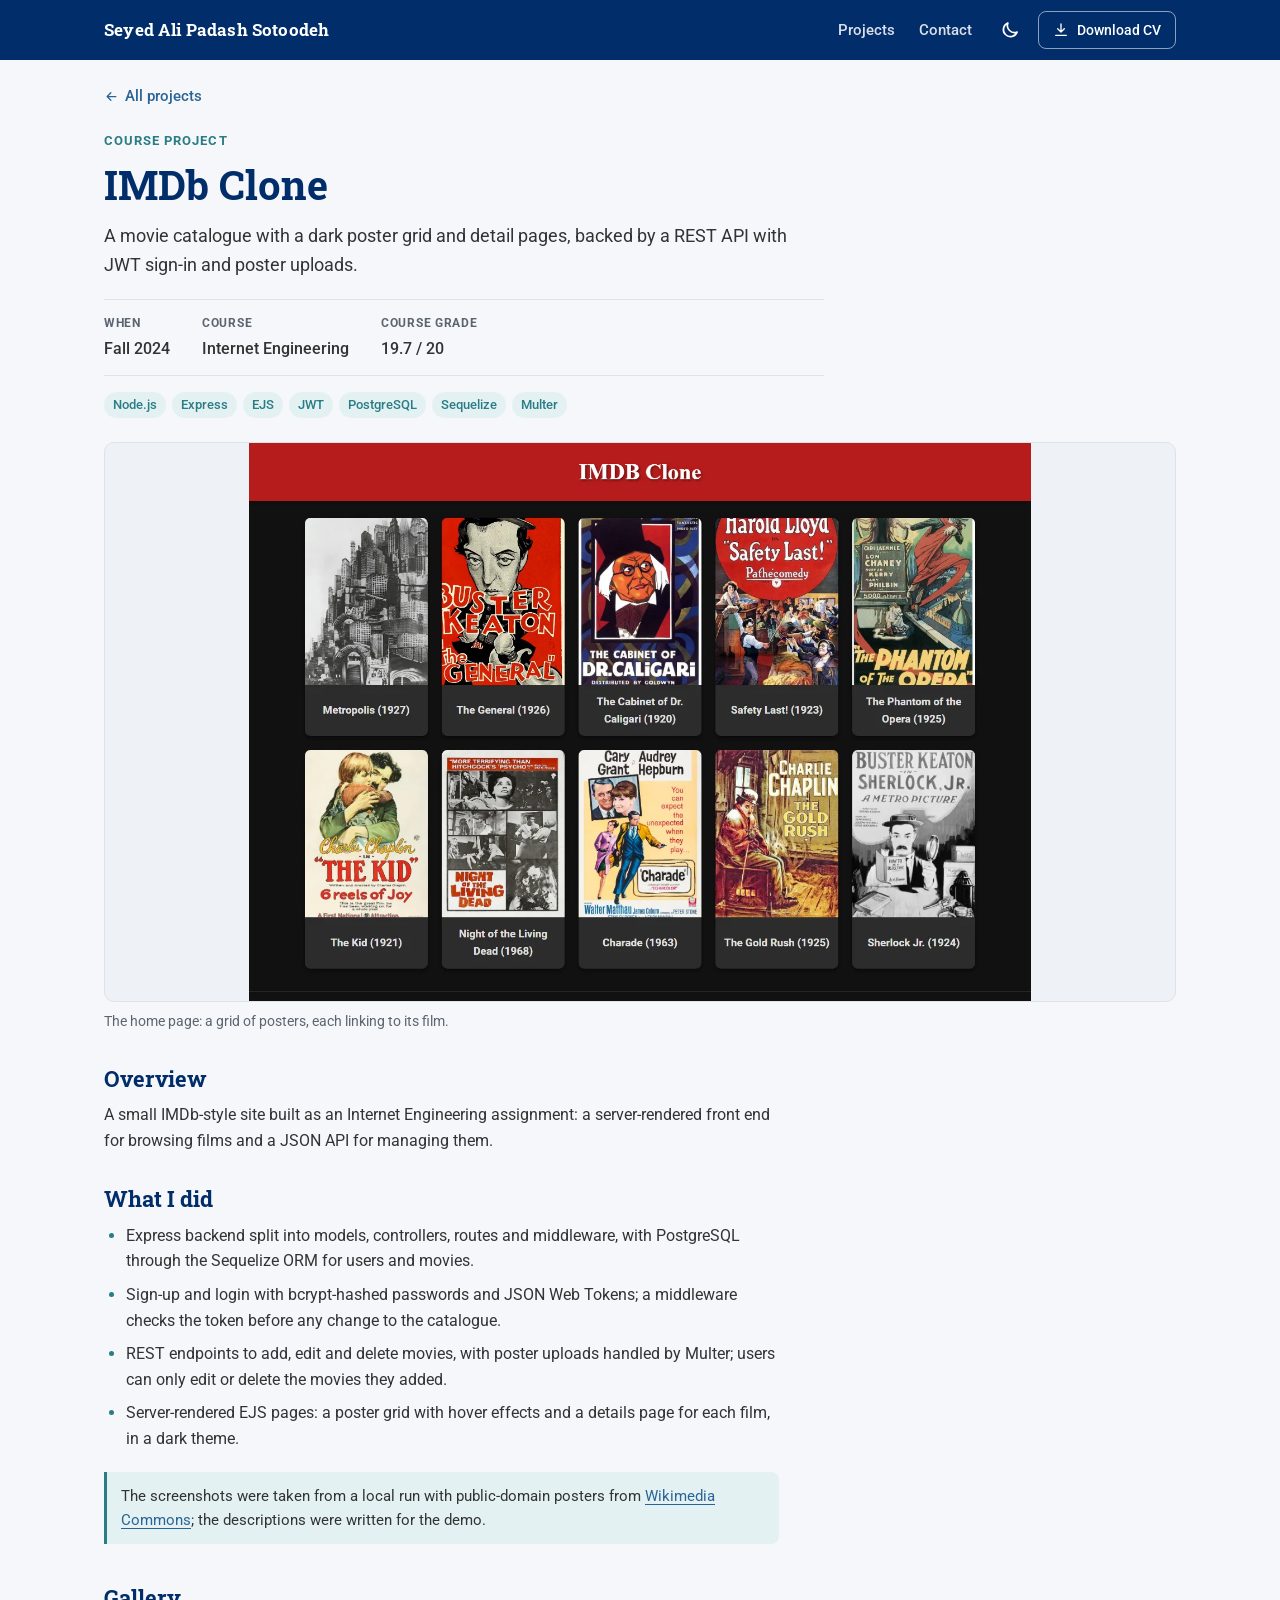
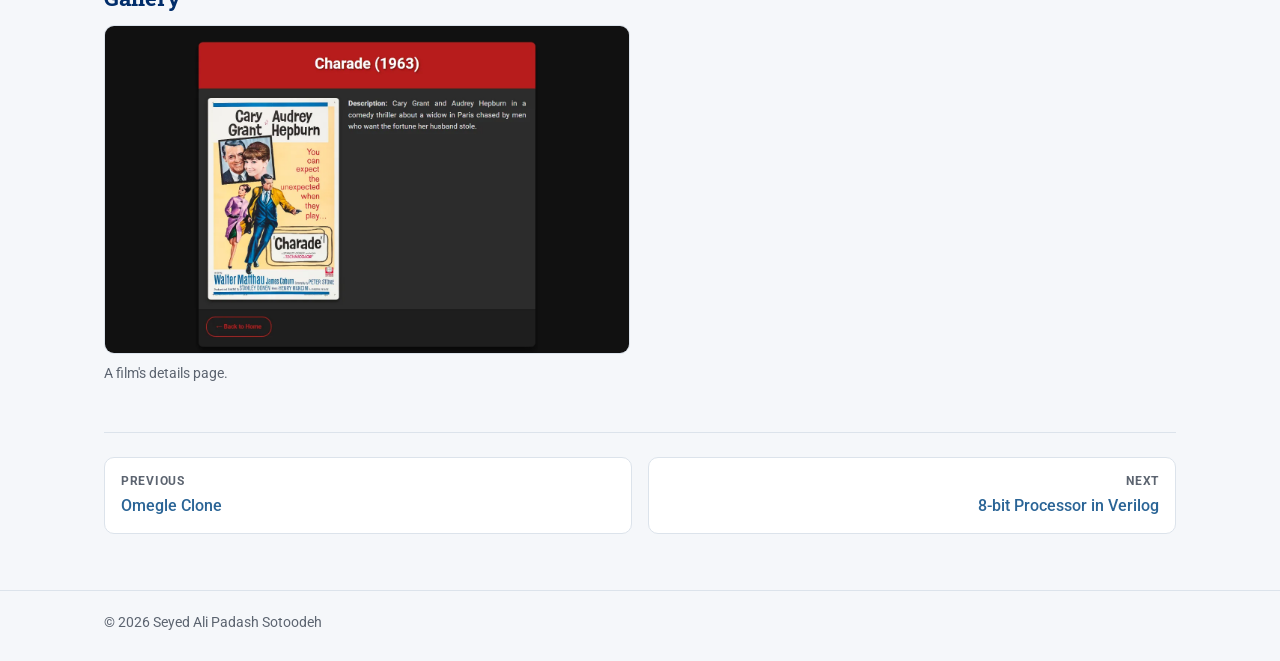
<file: projects/imdb-clone.html>
<!doctype html>
<html lang="en">
<head>
<meta charset="utf-8">
<meta name="viewport" content="width=device-width, initial-scale=1">
<title>IMDb Clone · Seyed Ali Padash Sotoodeh</title>
<meta name="description" content="A movie catalogue with a dark poster grid and detail pages, backed by a REST API with JWT sign-in and poster uploads.">
<meta name="author" content="Seyed Ali Padash Sotoodeh">
<meta property="og:title" content="IMDb Clone · Seyed Ali Padash Sotoodeh">
<meta property="og:description" content="A movie catalogue with a dark poster grid and detail pages, backed by a REST API with JWT sign-in and poster uploads.">
<meta property="og:type" content="website">
<meta property="og:url" content="https://ali-padash.github.io/projects/imdb-clone.html">
<link rel="canonical" href="https://ali-padash.github.io/projects/imdb-clone.html">
<link rel="icon" href="data:image/svg+xml,%3Csvg xmlns='http://www.w3.org/2000/svg' viewBox='0 0 64 64'%3E%3Crect width='64' height='64' rx='14' fill='%23012D6A'/%3E%3Ctext x='32' y='42' font-family='Georgia,serif' font-size='28' font-weight='700' fill='white' text-anchor='middle'%3EAP%3C/text%3E%3C/svg%3E">
<meta name="color-scheme" content="light dark">
<script>try{var t=localStorage.getItem('theme');if(t==='light'||t==='dark')document.documentElement.dataset.theme=t;}catch(e){}</script>
<link rel="preconnect" href="https://fonts.googleapis.com">
<link rel="preconnect" href="https://fonts.gstatic.com" crossorigin>
<link rel="stylesheet" href="https://fonts.googleapis.com/css2?family=Roboto:ital,wght@0,400;0,500;0,700;1,400&family=Roboto+Slab:wght@500;700&display=swap">
<link rel="stylesheet" href="../style.css">
</head>
<body>
<a class="skip" href="#main">Skip to content</a><header class="topbar">
  <div class="wrap topbar-inner">
    <a class="brand" href="../index.html"><span class="brand-full">Seyed Ali Padash Sotoodeh</span><span class="brand-short">Padash Sotoodeh</span></a>
    <nav class="topnav" aria-label="Main">
      <a href="../index.html#projects">Projects</a>
      <a href="../index.html#contact">Contact</a>
    </nav>
    <button class="theme-toggle" type="button" aria-label="Switch between light and dark theme"><svg class="i-sun" viewBox="0 0 24 24" aria-hidden="true"><g fill="none" stroke="currentColor" stroke-width="2" stroke-linecap="round"><circle cx="12" cy="12" r="4.5"/><path d="M12 1.5v2.5M12 20v2.5M4.6 4.6l1.8 1.8M17.6 17.6l1.8 1.8M1.5 12H4M20 12h2.5M4.6 19.4l1.8-1.8M17.6 6.4l1.8-1.8"/></g></svg><svg class="i-moon" viewBox="0 0 24 24" aria-hidden="true"><path fill="none" stroke="currentColor" stroke-width="2" stroke-linejoin="round" d="M20.5 14.5A8.5 8.5 0 0 1 9.5 3.5a8.5 8.5 0 1 0 11 11Z"/></svg></button>
    <a class="btn btn-cv" href="../cv.pdf" download="Padash_Sotoodeh_CV.pdf"><svg viewBox="0 0 24 24" aria-hidden="true"><path fill="none" stroke="currentColor" stroke-width="2" stroke-linecap="round" stroke-linejoin="round" d="M12 3v12m-5-5 5 5 5-5M4 20h16"/></svg><span>Download CV</span></a>
  </div>
</header>
<main id="main" class="wrap project">
  <a class="back" href="../index.html#projects"><svg viewBox="0 0 24 24" aria-hidden="true"><path fill="none" stroke="currentColor" stroke-width="2" stroke-linecap="round" stroke-linejoin="round" d="M19 12H5m6 6-6-6 6-6"/></svg>All projects</a>
  <header class="project-head">
    <p class="eyebrow">Course project</p>
    <h1>IMDb Clone</h1>
    <p class="lead">A movie catalogue with a dark poster grid and detail pages, backed by a REST API with JWT sign-in and poster uploads.</p>
    <dl class="facts"><div><dt>When</dt><dd>Fall 2024</dd></div><div><dt>Course</dt><dd>Internet Engineering</dd></div><div><dt>Course grade</dt><dd>19.7 / 20</dd></div></dl>
    <ul class="tags"><li>Node.js</li><li>Express</li><li>EJS</li><li>JWT</li><li>PostgreSQL</li><li>Sequelize</li><li>Multer</li></ul>
    
  </header>
  <figure class="hero"><a href="../img/imdb-clone/home.webp" target="_blank" rel="noopener"><img src="../img/imdb-clone/home.webp" alt="Dark home page titled IMDB Clone with a grid of ten classic film posters and their titles" loading="lazy" decoding="async"></a><figcaption>The home page: a grid of posters, each linking to its film.</figcaption></figure>
  <div class="prose">
    <h2>Overview</h2>
    <p>A small IMDb-style site built as an Internet Engineering assignment: a server-rendered front end for browsing films and a JSON API for managing them.</p>
    <h2>What I did</h2>
    <ul><li>Express backend split into models, controllers, routes and middleware, with PostgreSQL through the Sequelize ORM for users and movies.</li><li>Sign-up and login with bcrypt-hashed passwords and JSON Web Tokens; a middleware checks the token before any change to the catalogue.</li><li>REST endpoints to add, edit and delete movies, with poster uploads handled by Multer; users can only edit or delete the movies they added.</li><li>Server-rendered EJS pages: a poster grid with hover effects and a details page for each film, in a dark theme.</li></ul>
    
    <p class="note">The screenshots were taken from a local run with public-domain posters from <a href="https://commons.wikimedia.org/">Wikimedia Commons</a>; the descriptions were written for the demo.</p>
  </div>
  <h2>Gallery</h2><div class="gallery"><figure class="shot"><a href="../img/imdb-clone/details.webp" target="_blank" rel="noopener"><img src="../img/imdb-clone/details.webp" alt="Details page for Charade (1963) with the poster on the left and a description on the right" loading="lazy" decoding="async"></a><figcaption>A film's details page.</figcaption></figure></div>
  <nav class="pager" aria-label="More projects"><a class="pager-prev" href="omegle-clone.html" rel="prev"><span class="pager-label">Previous</span><span class="pager-title">Omegle Clone</span></a><a class="pager-next" href="verilog-cpu.html" rel="next"><span class="pager-label">Next</span><span class="pager-title">8-bit Processor in Verilog</span></a></nav>
</main>
<footer class="footer">
  <div class="wrap">© 2026 Seyed Ali Padash Sotoodeh</div>
</footer>
<script src="../theme.js"></script>
</body>
</html>
</file>
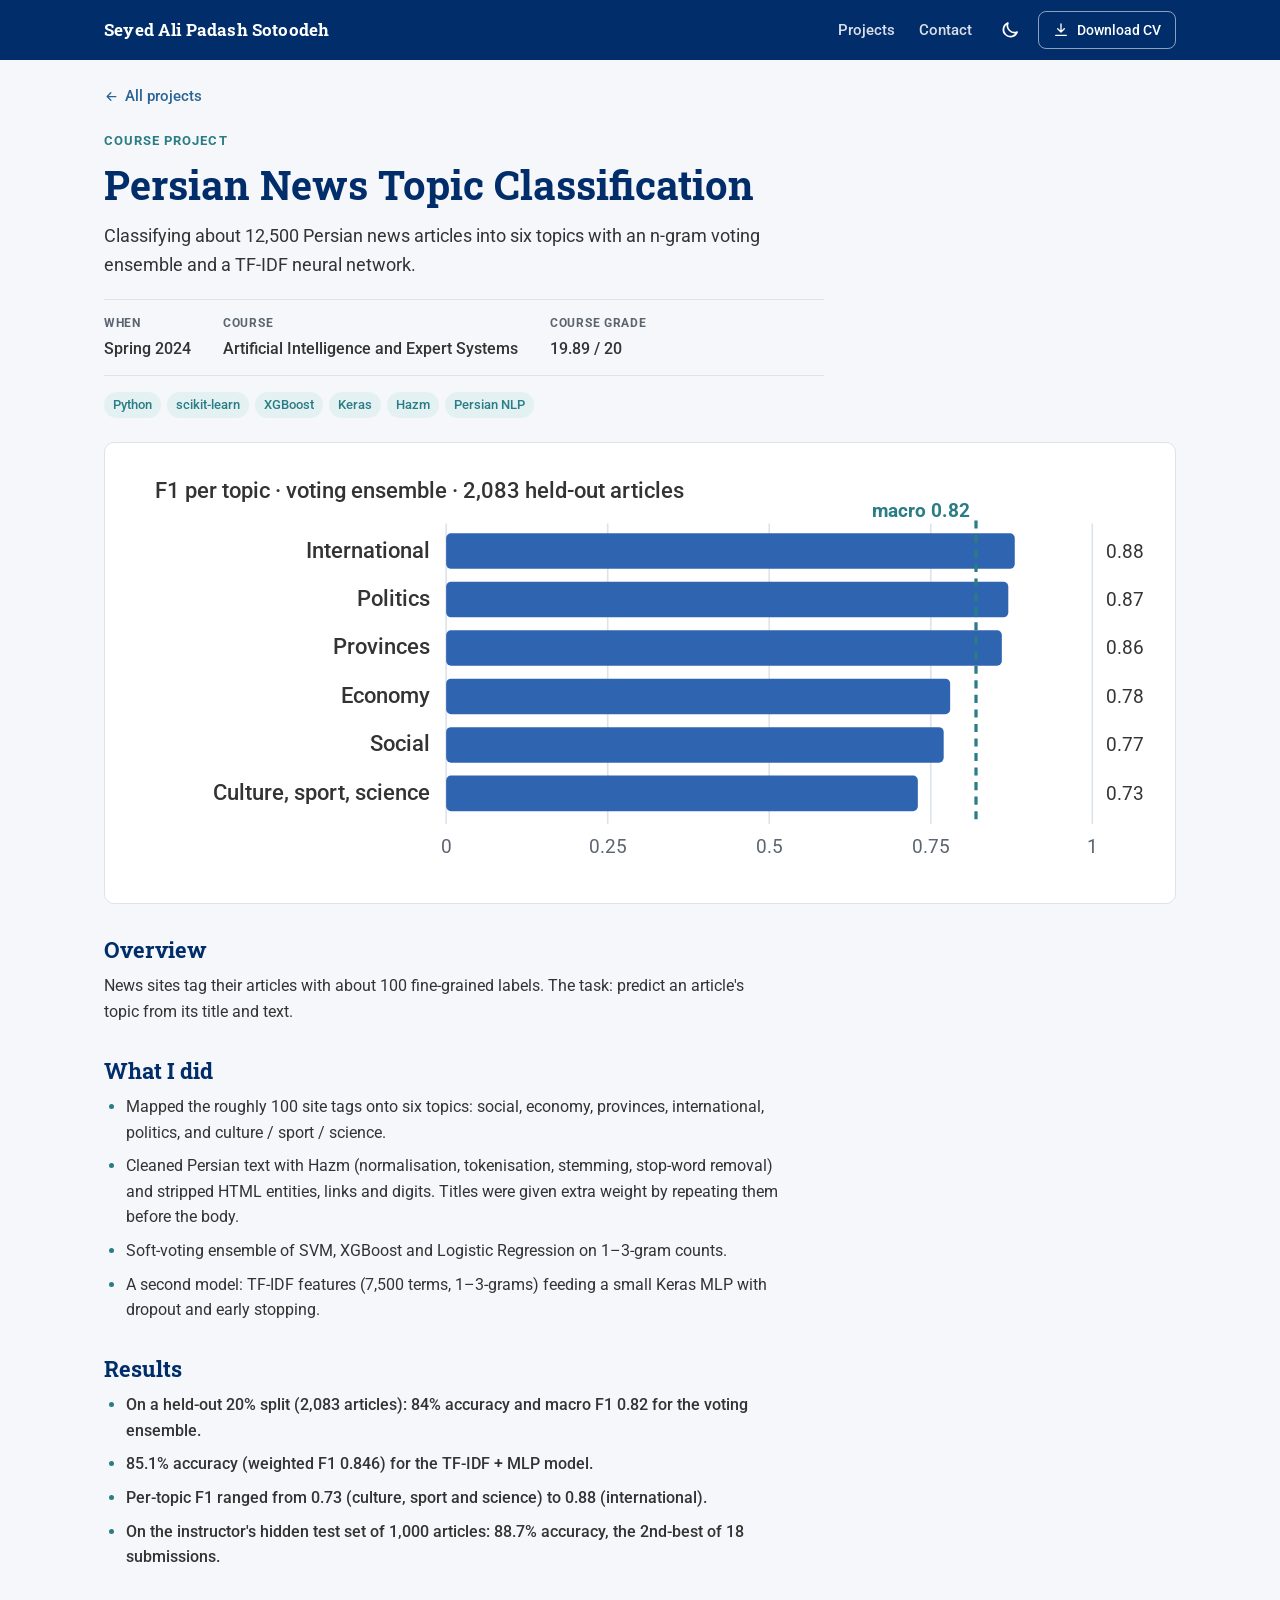
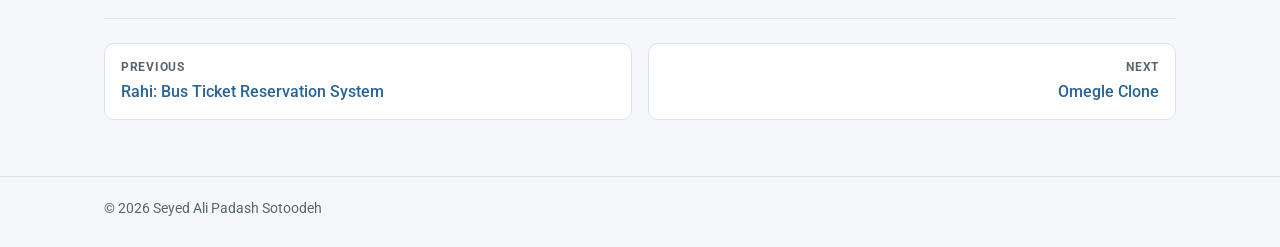
<file: projects/news-classification.html>
<!doctype html>
<html lang="en">
<head>
<meta charset="utf-8">
<meta name="viewport" content="width=device-width, initial-scale=1">
<title>Persian News Topic Classification · Seyed Ali Padash Sotoodeh</title>
<meta name="description" content="Classifying about 12,500 Persian news articles into six topics with an n-gram voting ensemble and a TF-IDF neural network.">
<meta name="author" content="Seyed Ali Padash Sotoodeh">
<meta property="og:title" content="Persian News Topic Classification · Seyed Ali Padash Sotoodeh">
<meta property="og:description" content="Classifying about 12,500 Persian news articles into six topics with an n-gram voting ensemble and a TF-IDF neural network.">
<meta property="og:type" content="website">
<meta property="og:url" content="https://ali-padash.github.io/projects/news-classification.html">
<link rel="canonical" href="https://ali-padash.github.io/projects/news-classification.html">
<link rel="icon" href="data:image/svg+xml,%3Csvg xmlns='http://www.w3.org/2000/svg' viewBox='0 0 64 64'%3E%3Crect width='64' height='64' rx='14' fill='%23012D6A'/%3E%3Ctext x='32' y='42' font-family='Georgia,serif' font-size='28' font-weight='700' fill='white' text-anchor='middle'%3EAP%3C/text%3E%3C/svg%3E">
<meta name="color-scheme" content="light dark">
<script>try{var t=localStorage.getItem('theme');if(t==='light'||t==='dark')document.documentElement.dataset.theme=t;}catch(e){}</script>
<link rel="preconnect" href="https://fonts.googleapis.com">
<link rel="preconnect" href="https://fonts.gstatic.com" crossorigin>
<link rel="stylesheet" href="https://fonts.googleapis.com/css2?family=Roboto:ital,wght@0,400;0,500;0,700;1,400&family=Roboto+Slab:wght@500;700&display=swap">
<link rel="stylesheet" href="../style.css">
</head>
<body>
<a class="skip" href="#main">Skip to content</a><header class="topbar">
  <div class="wrap topbar-inner">
    <a class="brand" href="../index.html"><span class="brand-full">Seyed Ali Padash Sotoodeh</span><span class="brand-short">Padash Sotoodeh</span></a>
    <nav class="topnav" aria-label="Main">
      <a href="../index.html#projects">Projects</a>
      <a href="../index.html#contact">Contact</a>
    </nav>
    <button class="theme-toggle" type="button" aria-label="Switch between light and dark theme"><svg class="i-sun" viewBox="0 0 24 24" aria-hidden="true"><g fill="none" stroke="currentColor" stroke-width="2" stroke-linecap="round"><circle cx="12" cy="12" r="4.5"/><path d="M12 1.5v2.5M12 20v2.5M4.6 4.6l1.8 1.8M17.6 17.6l1.8 1.8M1.5 12H4M20 12h2.5M4.6 19.4l1.8-1.8M17.6 6.4l1.8-1.8"/></g></svg><svg class="i-moon" viewBox="0 0 24 24" aria-hidden="true"><path fill="none" stroke="currentColor" stroke-width="2" stroke-linejoin="round" d="M20.5 14.5A8.5 8.5 0 0 1 9.5 3.5a8.5 8.5 0 1 0 11 11Z"/></svg></button>
    <a class="btn btn-cv" href="../cv.pdf" download="Padash_Sotoodeh_CV.pdf"><svg viewBox="0 0 24 24" aria-hidden="true"><path fill="none" stroke="currentColor" stroke-width="2" stroke-linecap="round" stroke-linejoin="round" d="M12 3v12m-5-5 5 5 5-5M4 20h16"/></svg><span>Download CV</span></a>
  </div>
</header>
<main id="main" class="wrap project">
  <a class="back" href="../index.html#projects"><svg viewBox="0 0 24 24" aria-hidden="true"><path fill="none" stroke="currentColor" stroke-width="2" stroke-linecap="round" stroke-linejoin="round" d="M19 12H5m6 6-6-6 6-6"/></svg>All projects</a>
  <header class="project-head">
    <p class="eyebrow">Course project</p>
    <h1>Persian News Topic Classification</h1>
    <p class="lead">Classifying about 12,500 Persian news articles into six topics with an n-gram voting ensemble and a TF-IDF neural network.</p>
    <dl class="facts"><div><dt>When</dt><dd>Spring 2024</dd></div><div><dt>Course</dt><dd>Artificial Intelligence and Expert Systems</dd></div><div><dt>Course grade</dt><dd>19.89 / 20</dd></div></dl>
    <ul class="tags"><li>Python</li><li>scikit-learn</li><li>XGBoost</li><li>Keras</li><li>Hazm</li><li>Persian NLP</li></ul>
    
  </header>
  <figure class="hero hero-diagram"><svg viewBox="0 0 640 260" xmlns="http://www.w3.org/2000/svg" class="diagram" role="img" aria-labelledby="f1-t">
  <title id="f1-t">Per-topic F1 scores of the voting ensemble on 2,083 held-out articles: international 0.88, politics 0.87, provinces 0.86, economy 0.78, social 0.77, culture, sport and science 0.73; macro average 0.82</title>
  <text class="d-label" x="20" y="24">F1 per topic · voting ensemble · 2,083 held-out articles</text>
  <!-- scale: 0 → x=200, 1.0 → x=600 (400 px) -->
  <g class="d-grid">
    <line x1="200" y1="40" x2="200" y2="226"/><line x1="300" y1="40" x2="300" y2="226"/>
    <line x1="400" y1="40" x2="400" y2="226"/><line x1="500" y1="40" x2="500" y2="226"/>
    <line x1="600" y1="40" x2="600" y2="226"/>
  </g>
  <g class="d-small d-muted">
    <text x="200" y="244" text-anchor="middle">0</text><text x="300" y="244" text-anchor="middle">0.25</text>
    <text x="400" y="244" text-anchor="middle">0.5</text><text x="500" y="244" text-anchor="middle">0.75</text>
    <text x="600" y="244" text-anchor="middle">1</text>
  </g>
  <g class="d-bars">
    <text class="d-label" x="190" y="61" text-anchor="end">International</text><rect class="d-bar" x="200" y="46" width="352" height="22" rx="3"/><text class="d-small" x="632" y="61" text-anchor="end">0.88</text>
    <text class="d-label" x="190" y="91" text-anchor="end">Politics</text><rect class="d-bar" x="200" y="76" width="348" height="22" rx="3"/><text class="d-small" x="632" y="91" text-anchor="end">0.87</text>
    <text class="d-label" x="190" y="121" text-anchor="end">Provinces</text><rect class="d-bar" x="200" y="106" width="344" height="22" rx="3"/><text class="d-small" x="632" y="121" text-anchor="end">0.86</text>
    <text class="d-label" x="190" y="151" text-anchor="end">Economy</text><rect class="d-bar" x="200" y="136" width="312" height="22" rx="3"/><text class="d-small" x="632" y="151" text-anchor="end">0.78</text>
    <text class="d-label" x="190" y="181" text-anchor="end">Social</text><rect class="d-bar" x="200" y="166" width="308" height="22" rx="3"/><text class="d-small" x="632" y="181" text-anchor="end">0.77</text>
    <text class="d-label" x="190" y="211" text-anchor="end">Culture, sport, science</text><rect class="d-bar" x="200" y="196" width="292" height="22" rx="3"/><text class="d-small" x="632" y="211" text-anchor="end">0.73</text>
  </g>
  <line class="d-wire d-dash d-accent-line" x1="528" y1="38" x2="528" y2="226"/>
  <text class="d-small d-accent-text" x="524" y="36" text-anchor="end">macro 0.82</text>
</svg>
</figure>
  <div class="prose">
    <h2>Overview</h2>
    <p>News sites tag their articles with about 100 fine-grained labels. The task: predict an article's topic from its title and text.</p>
    <h2>What I did</h2>
    <ul><li>Mapped the roughly 100 site tags onto six topics: social, economy, provinces, international, politics, and culture / sport / science.</li><li>Cleaned Persian text with Hazm (normalisation, tokenisation, stemming, stop-word removal) and stripped HTML entities, links and digits. Titles were given extra weight by repeating them before the body.</li><li>Soft-voting ensemble of SVM, XGBoost and Logistic Regression on 1–3-gram counts.</li><li>A second model: TF-IDF features (7,500 terms, 1–3-grams) feeding a small Keras MLP with dropout and early stopping.</li></ul>
    <h2>Results</h2><ul class="results"><li>On a held-out 20% split (2,083 articles): 84% accuracy and macro F1 0.82 for the voting ensemble.</li><li>85.1% accuracy (weighted F1 0.846) for the TF-IDF + MLP model.</li><li>Per-topic F1 ranged from 0.73 (culture, sport and science) to 0.88 (international).</li><li>On the instructor's hidden test set of 1,000 articles: 88.7% accuracy, the 2nd-best of 18 submissions.</li></ul>
    
  </div>
  
  <nav class="pager" aria-label="More projects"><a class="pager-prev" href="rahi.html" rel="prev"><span class="pager-label">Previous</span><span class="pager-title">Rahi: Bus Ticket Reservation System</span></a><a class="pager-next" href="omegle-clone.html" rel="next"><span class="pager-label">Next</span><span class="pager-title">Omegle Clone</span></a></nav>
</main>
<footer class="footer">
  <div class="wrap">© 2026 Seyed Ali Padash Sotoodeh</div>
</footer>
<script src="../theme.js"></script>
</body>
</html>
</file>
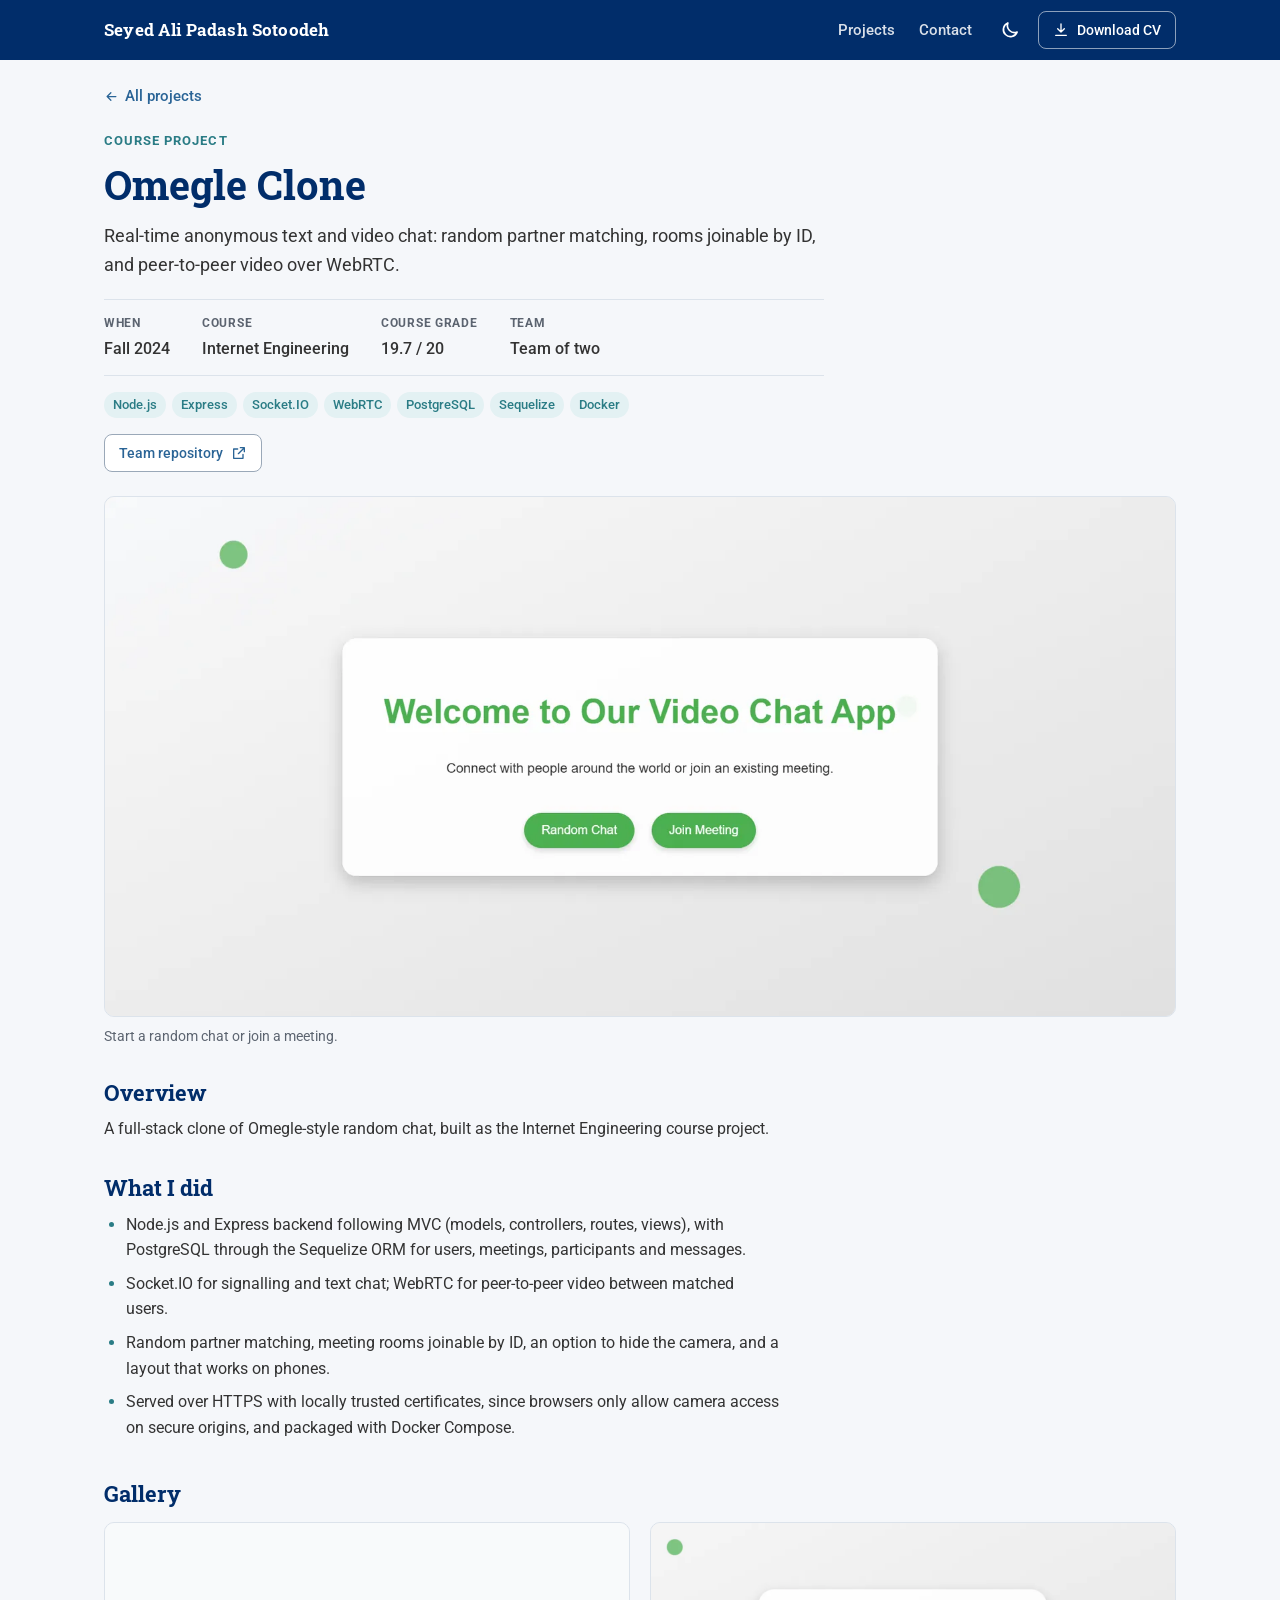
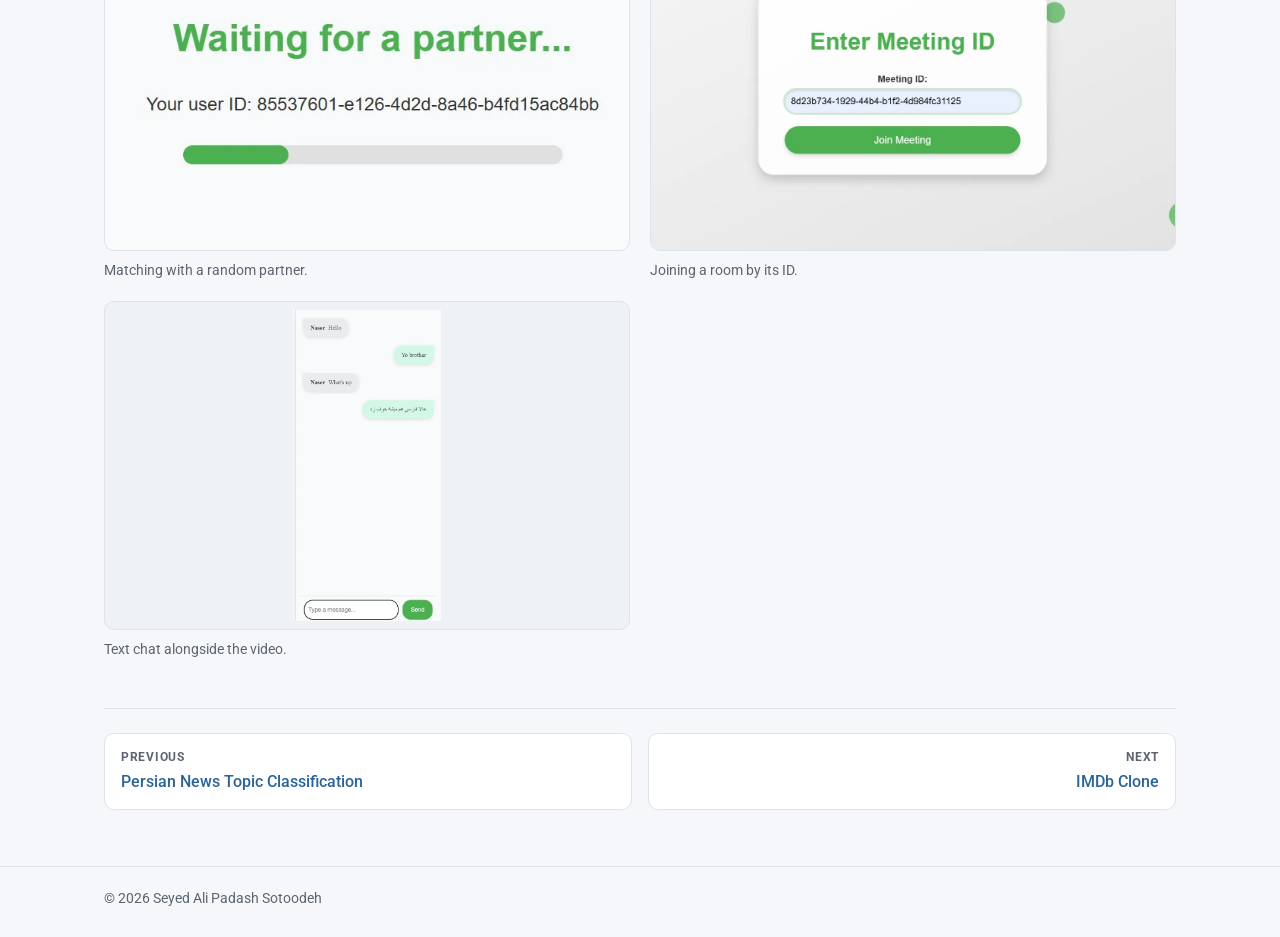
<file: projects/omegle-clone.html>
<!doctype html>
<html lang="en">
<head>
<meta charset="utf-8">
<meta name="viewport" content="width=device-width, initial-scale=1">
<title>Omegle Clone · Seyed Ali Padash Sotoodeh</title>
<meta name="description" content="Real-time anonymous text and video chat: random partner matching, rooms joinable by ID, and peer-to-peer video over WebRTC.">
<meta name="author" content="Seyed Ali Padash Sotoodeh">
<meta property="og:title" content="Omegle Clone · Seyed Ali Padash Sotoodeh">
<meta property="og:description" content="Real-time anonymous text and video chat: random partner matching, rooms joinable by ID, and peer-to-peer video over WebRTC.">
<meta property="og:type" content="website">
<meta property="og:url" content="https://ali-padash.github.io/projects/omegle-clone.html">
<link rel="canonical" href="https://ali-padash.github.io/projects/omegle-clone.html">
<link rel="icon" href="data:image/svg+xml,%3Csvg xmlns='http://www.w3.org/2000/svg' viewBox='0 0 64 64'%3E%3Crect width='64' height='64' rx='14' fill='%23012D6A'/%3E%3Ctext x='32' y='42' font-family='Georgia,serif' font-size='28' font-weight='700' fill='white' text-anchor='middle'%3EAP%3C/text%3E%3C/svg%3E">
<meta name="color-scheme" content="light dark">
<script>try{var t=localStorage.getItem('theme');if(t==='light'||t==='dark')document.documentElement.dataset.theme=t;}catch(e){}</script>
<link rel="preconnect" href="https://fonts.googleapis.com">
<link rel="preconnect" href="https://fonts.gstatic.com" crossorigin>
<link rel="stylesheet" href="https://fonts.googleapis.com/css2?family=Roboto:ital,wght@0,400;0,500;0,700;1,400&family=Roboto+Slab:wght@500;700&display=swap">
<link rel="stylesheet" href="../style.css">
</head>
<body>
<a class="skip" href="#main">Skip to content</a><header class="topbar">
  <div class="wrap topbar-inner">
    <a class="brand" href="../index.html"><span class="brand-full">Seyed Ali Padash Sotoodeh</span><span class="brand-short">Padash Sotoodeh</span></a>
    <nav class="topnav" aria-label="Main">
      <a href="../index.html#projects">Projects</a>
      <a href="../index.html#contact">Contact</a>
    </nav>
    <button class="theme-toggle" type="button" aria-label="Switch between light and dark theme"><svg class="i-sun" viewBox="0 0 24 24" aria-hidden="true"><g fill="none" stroke="currentColor" stroke-width="2" stroke-linecap="round"><circle cx="12" cy="12" r="4.5"/><path d="M12 1.5v2.5M12 20v2.5M4.6 4.6l1.8 1.8M17.6 17.6l1.8 1.8M1.5 12H4M20 12h2.5M4.6 19.4l1.8-1.8M17.6 6.4l1.8-1.8"/></g></svg><svg class="i-moon" viewBox="0 0 24 24" aria-hidden="true"><path fill="none" stroke="currentColor" stroke-width="2" stroke-linejoin="round" d="M20.5 14.5A8.5 8.5 0 0 1 9.5 3.5a8.5 8.5 0 1 0 11 11Z"/></svg></button>
    <a class="btn btn-cv" href="../cv.pdf" download="Padash_Sotoodeh_CV.pdf"><svg viewBox="0 0 24 24" aria-hidden="true"><path fill="none" stroke="currentColor" stroke-width="2" stroke-linecap="round" stroke-linejoin="round" d="M12 3v12m-5-5 5 5 5-5M4 20h16"/></svg><span>Download CV</span></a>
  </div>
</header>
<main id="main" class="wrap project">
  <a class="back" href="../index.html#projects"><svg viewBox="0 0 24 24" aria-hidden="true"><path fill="none" stroke="currentColor" stroke-width="2" stroke-linecap="round" stroke-linejoin="round" d="M19 12H5m6 6-6-6 6-6"/></svg>All projects</a>
  <header class="project-head">
    <p class="eyebrow">Course project</p>
    <h1>Omegle Clone</h1>
    <p class="lead">Real-time anonymous text and video chat: random partner matching, rooms joinable by ID, and peer-to-peer video over WebRTC.</p>
    <dl class="facts"><div><dt>When</dt><dd>Fall 2024</dd></div><div><dt>Course</dt><dd>Internet Engineering</dd></div><div><dt>Course grade</dt><dd>19.7 / 20</dd></div><div><dt>Team</dt><dd>Team of two</dd></div></dl>
    <ul class="tags"><li>Node.js</li><li>Express</li><li>Socket.IO</li><li>WebRTC</li><li>PostgreSQL</li><li>Sequelize</li><li>Docker</li></ul>
    <div class="project-links"><a class="btn btn-ghost" href="https://github.com/Mm-Naseri/omegle-clone" target="_blank" rel="noopener">Team repository <svg viewBox="0 0 24 24" aria-hidden="true"><path fill="none" stroke="currentColor" stroke-width="2" stroke-linecap="round" stroke-linejoin="round" d="M14 4h6v6m0-6-9 9M18 14v6H4V6h6"/></svg></a></div>
  </header>
  <figure class="hero"><a href="../img/omegle-clone/firstlook.webp" target="_blank" rel="noopener"><img src="../img/omegle-clone/firstlook.webp" alt="Welcome screen of the video chat app with buttons to start or join a meeting" loading="lazy" decoding="async"></a><figcaption>Start a random chat or join a meeting.</figcaption></figure>
  <div class="prose">
    <h2>Overview</h2>
    <p>A full-stack clone of Omegle-style random chat, built as the Internet Engineering course project.</p>
    <h2>What I did</h2>
    <ul><li>Node.js and Express backend following MVC (models, controllers, routes, views), with PostgreSQL through the Sequelize ORM for users, meetings, participants and messages.</li><li>Socket.IO for signalling and text chat; WebRTC for peer-to-peer video between matched users.</li><li>Random partner matching, meeting rooms joinable by ID, an option to hide the camera, and a layout that works on phones.</li><li>Served over HTTPS with locally trusted certificates, since browsers only allow camera access on secure origins, and packaged with Docker Compose.</li></ul>
    
    
  </div>
  <h2>Gallery</h2><div class="gallery"><figure class="shot"><a href="../img/omegle-clone/partner.webp" target="_blank" rel="noopener"><img src="../img/omegle-clone/partner.webp" alt="Waiting for a partner screen with a progress bar" loading="lazy" decoding="async"></a><figcaption>Matching with a random partner.</figcaption></figure><figure class="shot"><a href="../img/omegle-clone/meetingid.webp" target="_blank" rel="noopener"><img src="../img/omegle-clone/meetingid.webp" alt="Form for entering a meeting ID" loading="lazy" decoding="async"></a><figcaption>Joining a room by its ID.</figcaption></figure><figure class="shot fig-contain"><a href="../img/omegle-clone/win-chat.webp" target="_blank" rel="noopener"><img src="../img/omegle-clone/win-chat.webp" alt="Text chat panel with messages from two users" loading="lazy" decoding="async"></a><figcaption>Text chat alongside the video.</figcaption></figure></div>
  <nav class="pager" aria-label="More projects"><a class="pager-prev" href="news-classification.html" rel="prev"><span class="pager-label">Previous</span><span class="pager-title">Persian News Topic Classification</span></a><a class="pager-next" href="imdb-clone.html" rel="next"><span class="pager-label">Next</span><span class="pager-title">IMDb Clone</span></a></nav>
</main>
<footer class="footer">
  <div class="wrap">© 2026 Seyed Ali Padash Sotoodeh</div>
</footer>
<script src="../theme.js"></script>
</body>
</html>
</file>
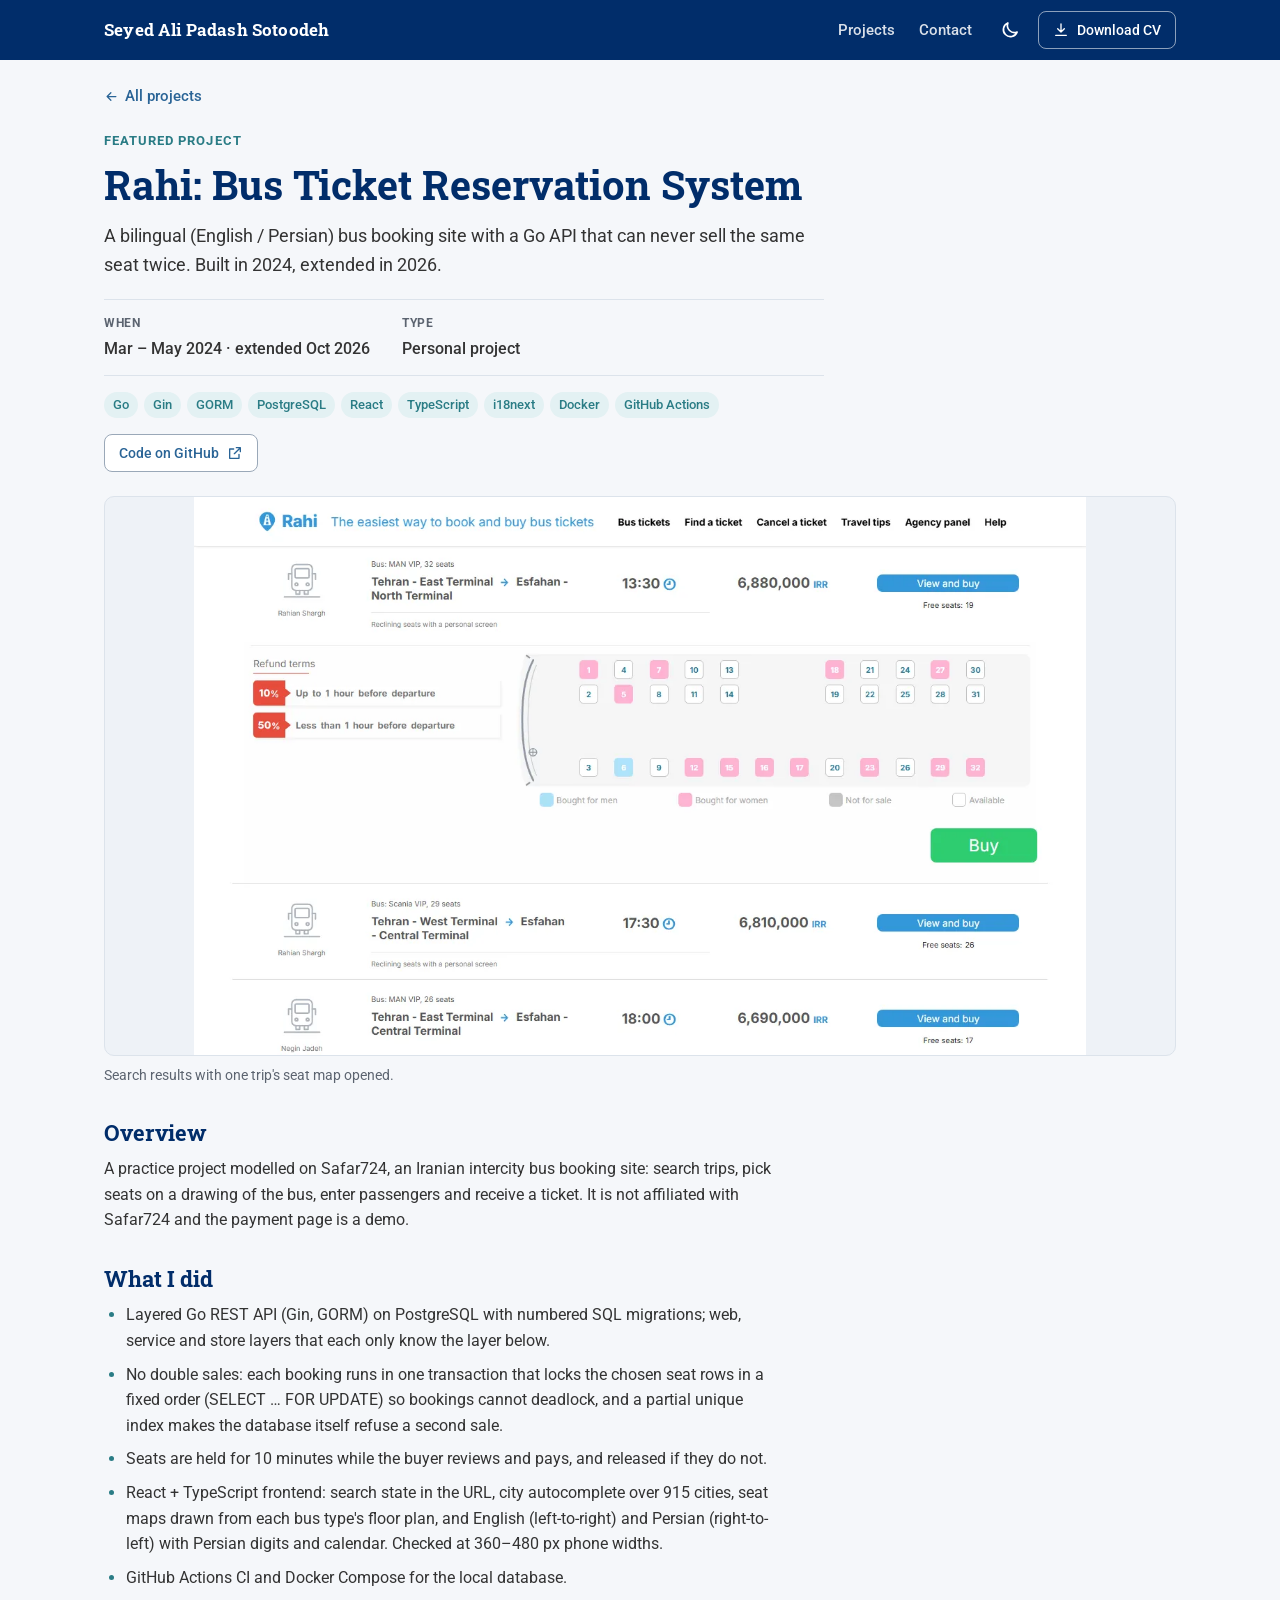
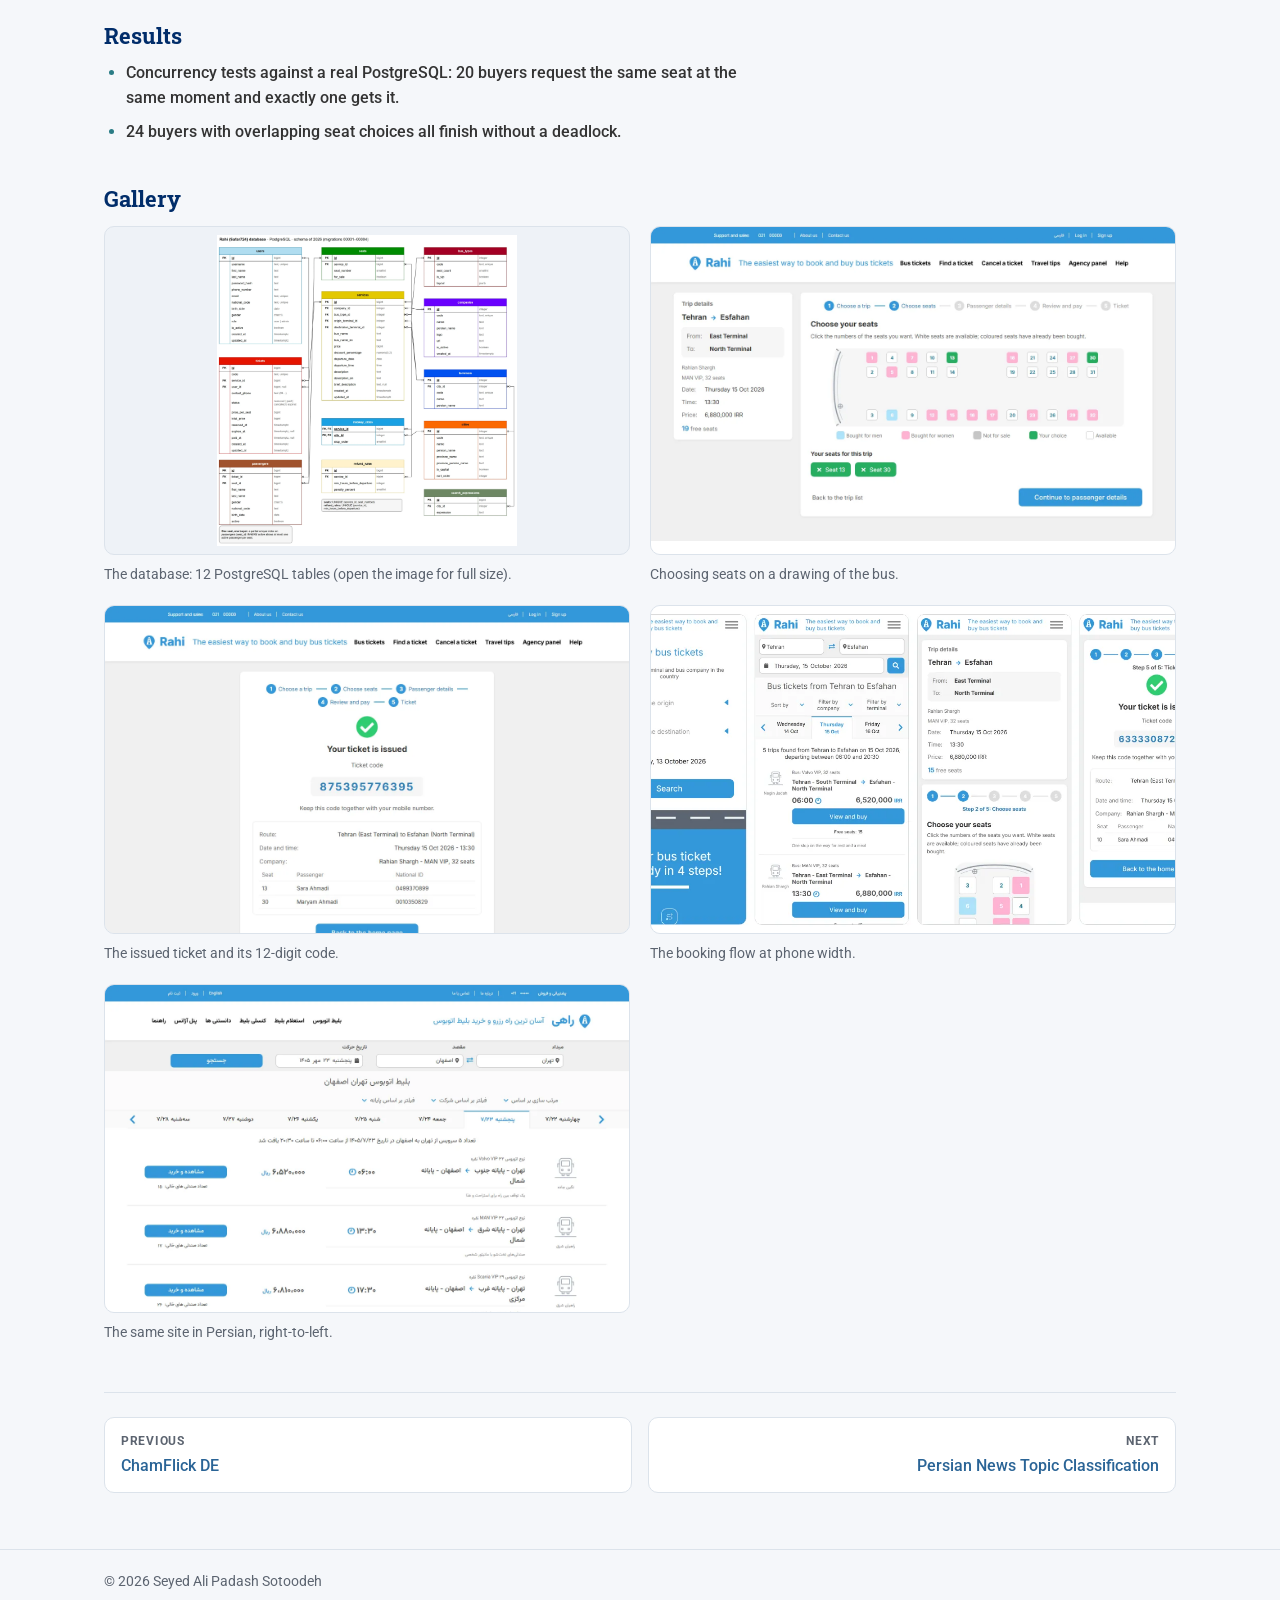
<file: projects/rahi.html>
<!doctype html>
<html lang="en">
<head>
<meta charset="utf-8">
<meta name="viewport" content="width=device-width, initial-scale=1">
<title>Rahi: Bus Ticket Reservation System · Seyed Ali Padash Sotoodeh</title>
<meta name="description" content="A bilingual (English / Persian) bus booking site with a Go API that can never sell the same seat twice. Built in 2024, extended in 2026.">
<meta name="author" content="Seyed Ali Padash Sotoodeh">
<meta property="og:title" content="Rahi: Bus Ticket Reservation System · Seyed Ali Padash Sotoodeh">
<meta property="og:description" content="A bilingual (English / Persian) bus booking site with a Go API that can never sell the same seat twice. Built in 2024, extended in 2026.">
<meta property="og:type" content="website">
<meta property="og:url" content="https://ali-padash.github.io/projects/rahi.html">
<link rel="canonical" href="https://ali-padash.github.io/projects/rahi.html">
<link rel="icon" href="data:image/svg+xml,%3Csvg xmlns='http://www.w3.org/2000/svg' viewBox='0 0 64 64'%3E%3Crect width='64' height='64' rx='14' fill='%23012D6A'/%3E%3Ctext x='32' y='42' font-family='Georgia,serif' font-size='28' font-weight='700' fill='white' text-anchor='middle'%3EAP%3C/text%3E%3C/svg%3E">
<meta name="color-scheme" content="light dark">
<script>try{var t=localStorage.getItem('theme');if(t==='light'||t==='dark')document.documentElement.dataset.theme=t;}catch(e){}</script>
<link rel="preconnect" href="https://fonts.googleapis.com">
<link rel="preconnect" href="https://fonts.gstatic.com" crossorigin>
<link rel="stylesheet" href="https://fonts.googleapis.com/css2?family=Roboto:ital,wght@0,400;0,500;0,700;1,400&family=Roboto+Slab:wght@500;700&display=swap">
<link rel="stylesheet" href="../style.css">
</head>
<body>
<a class="skip" href="#main">Skip to content</a><header class="topbar">
  <div class="wrap topbar-inner">
    <a class="brand" href="../index.html"><span class="brand-full">Seyed Ali Padash Sotoodeh</span><span class="brand-short">Padash Sotoodeh</span></a>
    <nav class="topnav" aria-label="Main">
      <a href="../index.html#projects">Projects</a>
      <a href="../index.html#contact">Contact</a>
    </nav>
    <button class="theme-toggle" type="button" aria-label="Switch between light and dark theme"><svg class="i-sun" viewBox="0 0 24 24" aria-hidden="true"><g fill="none" stroke="currentColor" stroke-width="2" stroke-linecap="round"><circle cx="12" cy="12" r="4.5"/><path d="M12 1.5v2.5M12 20v2.5M4.6 4.6l1.8 1.8M17.6 17.6l1.8 1.8M1.5 12H4M20 12h2.5M4.6 19.4l1.8-1.8M17.6 6.4l1.8-1.8"/></g></svg><svg class="i-moon" viewBox="0 0 24 24" aria-hidden="true"><path fill="none" stroke="currentColor" stroke-width="2" stroke-linejoin="round" d="M20.5 14.5A8.5 8.5 0 0 1 9.5 3.5a8.5 8.5 0 1 0 11 11Z"/></svg></button>
    <a class="btn btn-cv" href="../cv.pdf" download="Padash_Sotoodeh_CV.pdf"><svg viewBox="0 0 24 24" aria-hidden="true"><path fill="none" stroke="currentColor" stroke-width="2" stroke-linecap="round" stroke-linejoin="round" d="M12 3v12m-5-5 5 5 5-5M4 20h16"/></svg><span>Download CV</span></a>
  </div>
</header>
<main id="main" class="wrap project">
  <a class="back" href="../index.html#projects"><svg viewBox="0 0 24 24" aria-hidden="true"><path fill="none" stroke="currentColor" stroke-width="2" stroke-linecap="round" stroke-linejoin="round" d="M19 12H5m6 6-6-6 6-6"/></svg>All projects</a>
  <header class="project-head">
    <p class="eyebrow">Featured project</p>
    <h1>Rahi: Bus Ticket Reservation System</h1>
    <p class="lead">A bilingual (English / Persian) bus booking site with a Go API that can never sell the same seat twice. Built in 2024, extended in 2026.</p>
    <dl class="facts"><div><dt>When</dt><dd>Mar – May 2024 · extended Oct 2026</dd></div><div><dt>Type</dt><dd>Personal project</dd></div></dl>
    <ul class="tags"><li>Go</li><li>Gin</li><li>GORM</li><li>PostgreSQL</li><li>React</li><li>TypeScript</li><li>i18next</li><li>Docker</li><li>GitHub Actions</li></ul>
    <div class="project-links"><a class="btn btn-ghost" href="https://github.com/ali-padash/bus-ticket-reservation-system" target="_blank" rel="noopener">Code on GitHub <svg viewBox="0 0 24 24" aria-hidden="true"><path fill="none" stroke="currentColor" stroke-width="2" stroke-linecap="round" stroke-linejoin="round" d="M14 4h6v6m0-6-9 9M18 14v6H4V6h6"/></svg></a></div>
  </header>
  <figure class="hero"><a href="../img/rahi/results-en.webp" target="_blank" rel="noopener"><img src="../img/rahi/results-en.webp" alt="Search results with the seat map of one trip opened" loading="lazy" decoding="async"></a><figcaption>Search results with one trip's seat map opened.</figcaption></figure>
  <div class="prose">
    <h2>Overview</h2>
    <p>A practice project modelled on Safar724, an Iranian intercity bus booking site: search trips, pick seats on a drawing of the bus, enter passengers and receive a ticket. It is not affiliated with Safar724 and the payment page is a demo.</p>
    <h2>What I did</h2>
    <ul><li>Layered Go REST API (Gin, GORM) on PostgreSQL with numbered SQL migrations; web, service and store layers that each only know the layer below.</li><li>No double sales: each booking runs in one transaction that locks the chosen seat rows in a fixed order (SELECT … FOR UPDATE) so bookings cannot deadlock, and a partial unique index makes the database itself refuse a second sale.</li><li>Seats are held for 10 minutes while the buyer reviews and pays, and released if they do not.</li><li>React + TypeScript frontend: search state in the URL, city autocomplete over 915 cities, seat maps drawn from each bus type's floor plan, and English (left-to-right) and Persian (right-to-left) with Persian digits and calendar. Checked at 360–480 px phone widths.</li><li>GitHub Actions CI and Docker Compose for the local database.</li></ul>
    <h2>Results</h2><ul class="results"><li>Concurrency tests against a real PostgreSQL: 20 buyers request the same seat at the same moment and exactly one gets it.</li><li>24 buyers with overlapping seat choices all finish without a deadlock.</li></ul>
    
  </div>
  <h2>Gallery</h2><div class="gallery"><figure class="shot fig-contain"><a href="../img/rahi/erd.webp" target="_blank" rel="noopener"><img src="../img/rahi/erd.webp" alt="Entity-relationship diagram of the Rahi database: users, tickets, passengers, seats, services, midway cities, refund rules, bus types, companies, terminals, cities and search expressions" loading="lazy" decoding="async"></a><figcaption>The database: 12 PostgreSQL tables (open the image for full size).</figcaption></figure><figure class="shot"><a href="../img/rahi/seats-en.webp" target="_blank" rel="noopener"><img src="../img/rahi/seats-en.webp" alt="The seat selection step with two seats chosen" loading="lazy" decoding="async"></a><figcaption>Choosing seats on a drawing of the bus.</figcaption></figure><figure class="shot"><a href="../img/rahi/ticket-en.webp" target="_blank" rel="noopener"><img src="../img/rahi/ticket-en.webp" alt="The issued ticket with its code" loading="lazy" decoding="async"></a><figcaption>The issued ticket and its 12-digit code.</figcaption></figure><figure class="shot"><a href="../img/rahi/phone-en.webp" target="_blank" rel="noopener"><img src="../img/rahi/phone-en.webp" alt="Home, results, seat choice and ticket pages at phone width" loading="lazy" decoding="async"></a><figcaption>The booking flow at phone width.</figcaption></figure><figure class="shot"><a href="../img/rahi/results-fa.webp" target="_blank" rel="noopener"><img src="../img/rahi/results-fa.webp" alt="Search results in Persian, right-to-left" loading="lazy" decoding="async"></a><figcaption>The same site in Persian, right-to-left.</figcaption></figure></div>
  <nav class="pager" aria-label="More projects"><a class="pager-prev" href="chamflick.html" rel="prev"><span class="pager-label">Previous</span><span class="pager-title">ChamFlick DE</span></a><a class="pager-next" href="news-classification.html" rel="next"><span class="pager-label">Next</span><span class="pager-title">Persian News Topic Classification</span></a></nav>
</main>
<footer class="footer">
  <div class="wrap">© 2026 Seyed Ali Padash Sotoodeh</div>
</footer>
<script src="../theme.js"></script>
</body>
</html>
</file>
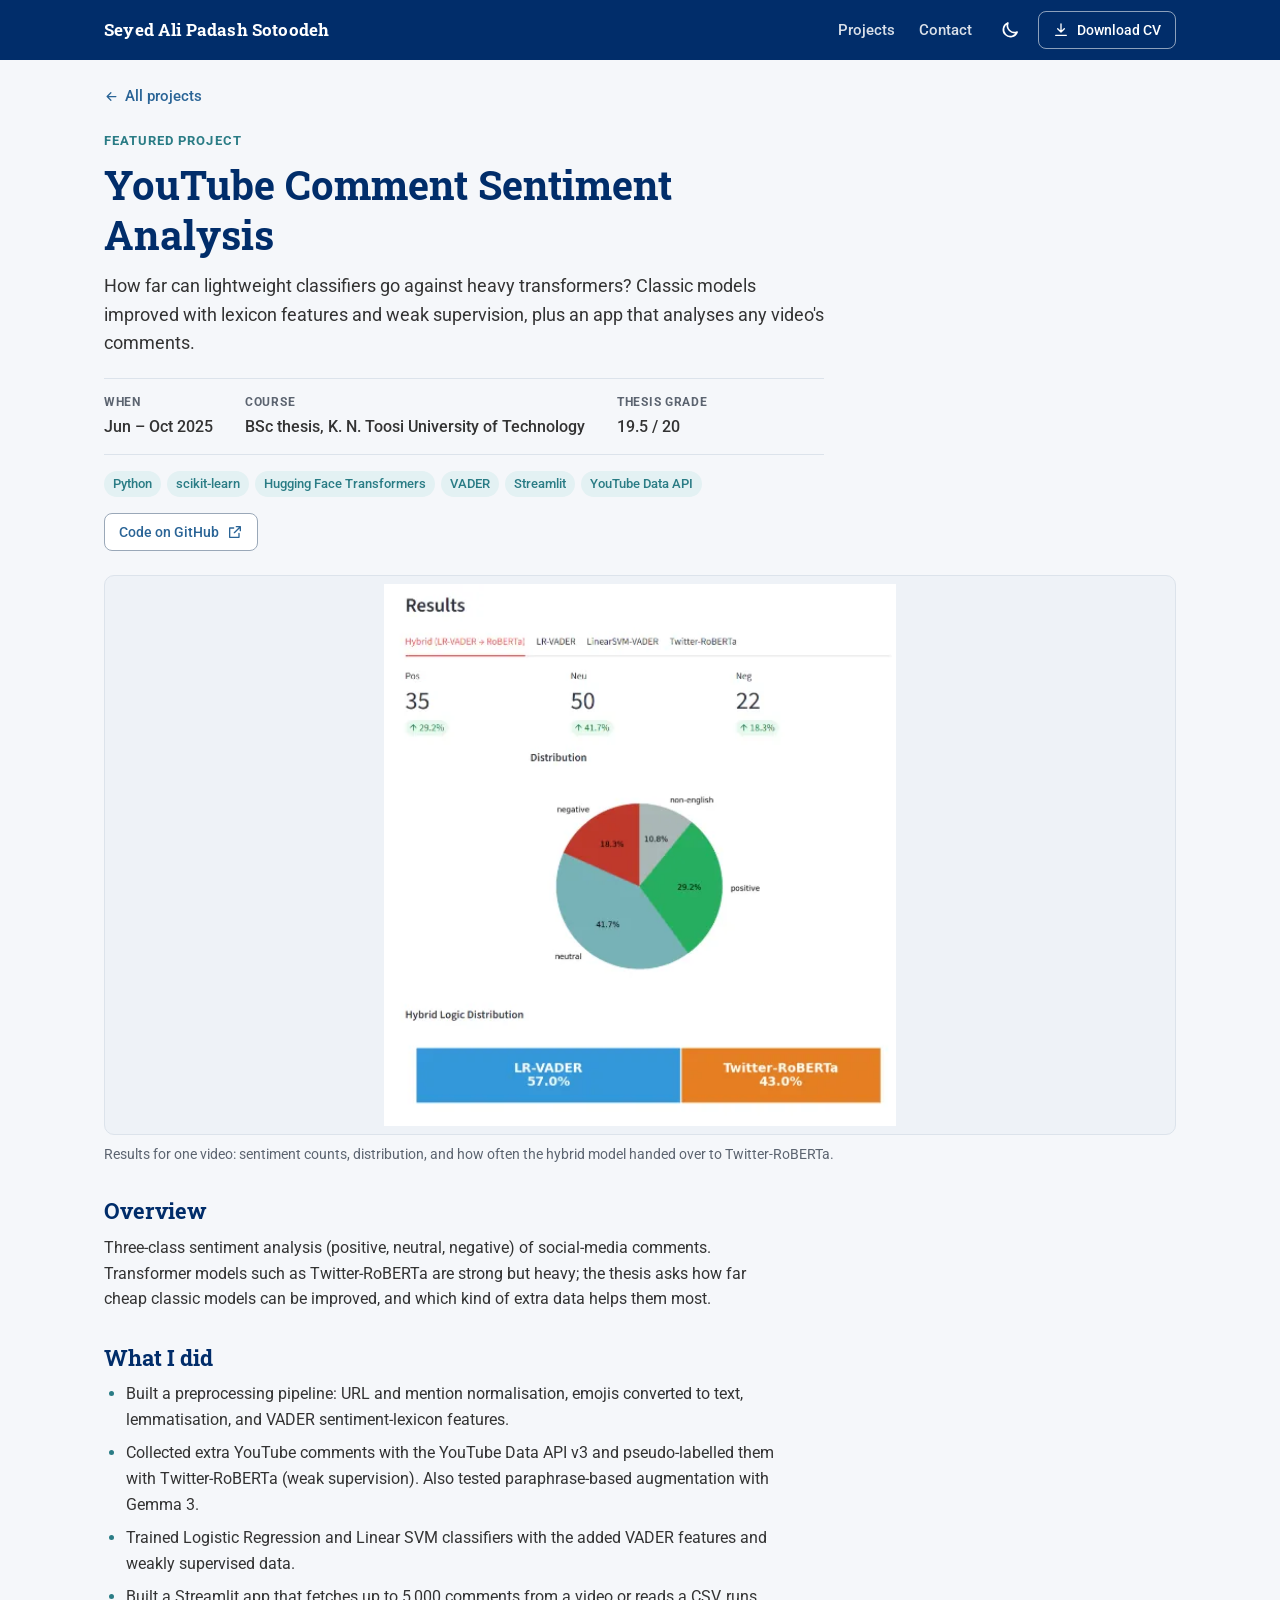
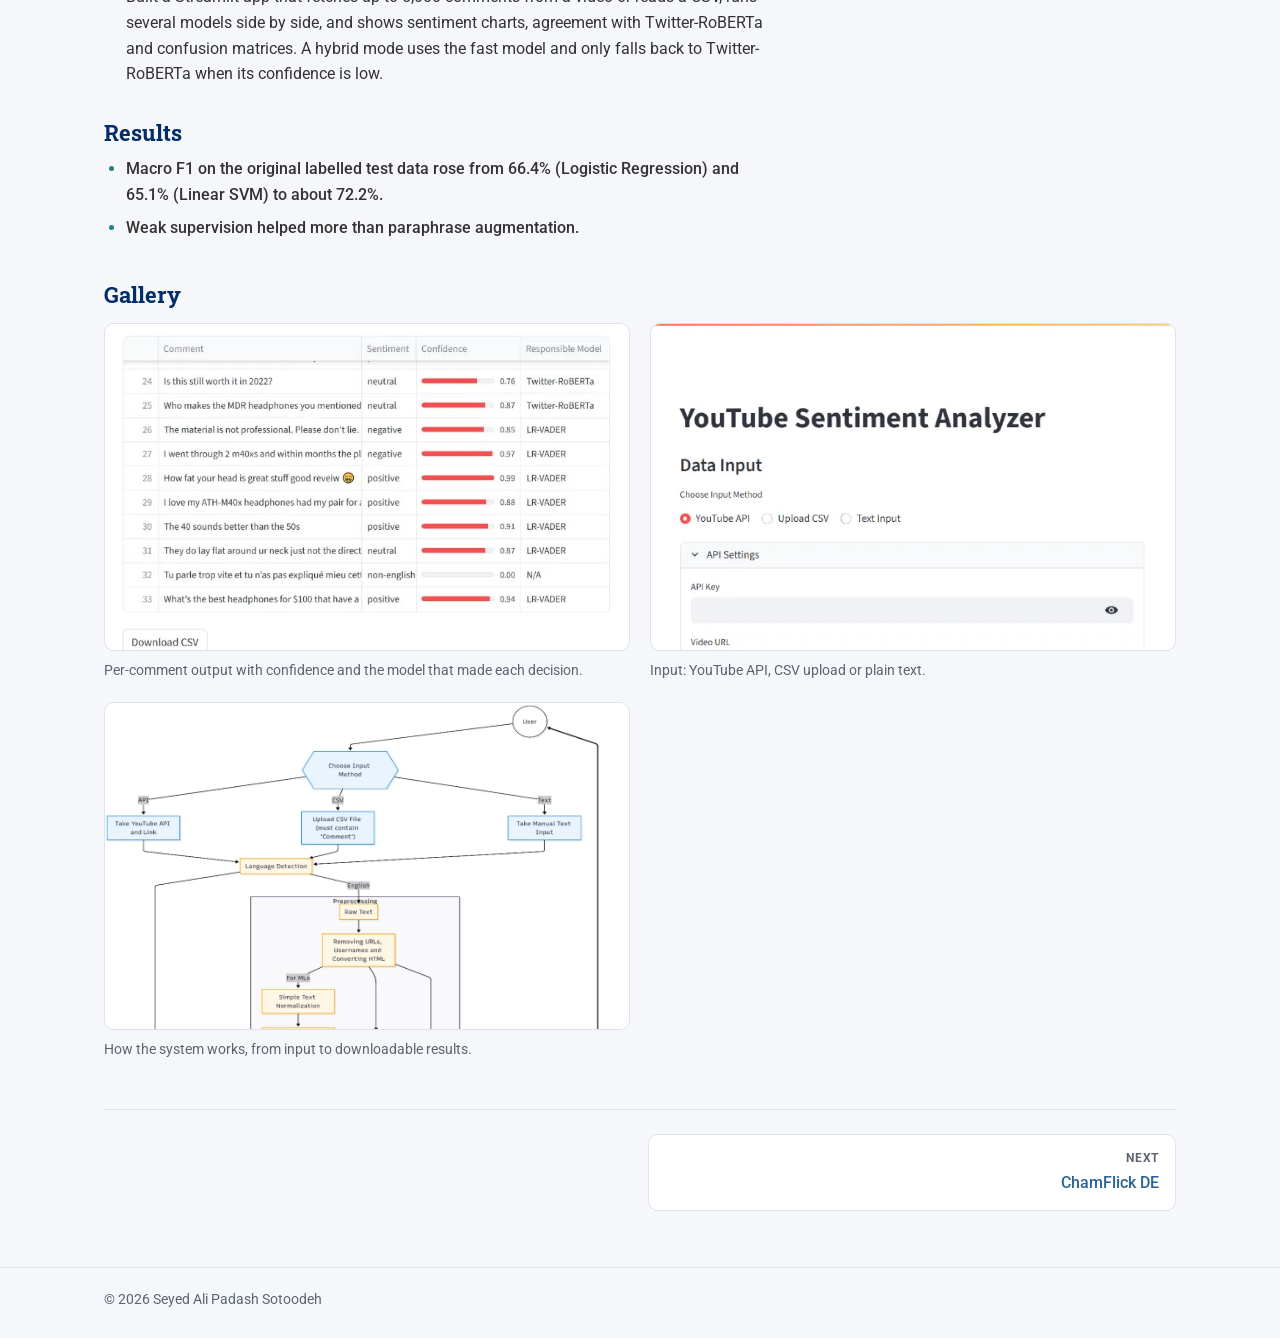
<file: projects/thesis-sentiment.html>
<!doctype html>
<html lang="en">
<head>
<meta charset="utf-8">
<meta name="viewport" content="width=device-width, initial-scale=1">
<title>YouTube Comment Sentiment Analysis · Seyed Ali Padash Sotoodeh</title>
<meta name="description" content="How far can lightweight classifiers go against heavy transformers? Classic models improved with lexicon features and weak supervision, plus an app that analyses any video&#x27;s comments.">
<meta name="author" content="Seyed Ali Padash Sotoodeh">
<meta property="og:title" content="YouTube Comment Sentiment Analysis · Seyed Ali Padash Sotoodeh">
<meta property="og:description" content="How far can lightweight classifiers go against heavy transformers? Classic models improved with lexicon features and weak supervision, plus an app that analyses any video&#x27;s comments.">
<meta property="og:type" content="website">
<meta property="og:url" content="https://ali-padash.github.io/projects/thesis-sentiment.html">
<link rel="canonical" href="https://ali-padash.github.io/projects/thesis-sentiment.html">
<link rel="icon" href="data:image/svg+xml,%3Csvg xmlns='http://www.w3.org/2000/svg' viewBox='0 0 64 64'%3E%3Crect width='64' height='64' rx='14' fill='%23012D6A'/%3E%3Ctext x='32' y='42' font-family='Georgia,serif' font-size='28' font-weight='700' fill='white' text-anchor='middle'%3EAP%3C/text%3E%3C/svg%3E">
<meta name="color-scheme" content="light dark">
<script>try{var t=localStorage.getItem('theme');if(t==='light'||t==='dark')document.documentElement.dataset.theme=t;}catch(e){}</script>
<link rel="preconnect" href="https://fonts.googleapis.com">
<link rel="preconnect" href="https://fonts.gstatic.com" crossorigin>
<link rel="stylesheet" href="https://fonts.googleapis.com/css2?family=Roboto:ital,wght@0,400;0,500;0,700;1,400&family=Roboto+Slab:wght@500;700&display=swap">
<link rel="stylesheet" href="../style.css">
</head>
<body>
<a class="skip" href="#main">Skip to content</a><header class="topbar">
  <div class="wrap topbar-inner">
    <a class="brand" href="../index.html"><span class="brand-full">Seyed Ali Padash Sotoodeh</span><span class="brand-short">Padash Sotoodeh</span></a>
    <nav class="topnav" aria-label="Main">
      <a href="../index.html#projects">Projects</a>
      <a href="../index.html#contact">Contact</a>
    </nav>
    <button class="theme-toggle" type="button" aria-label="Switch between light and dark theme"><svg class="i-sun" viewBox="0 0 24 24" aria-hidden="true"><g fill="none" stroke="currentColor" stroke-width="2" stroke-linecap="round"><circle cx="12" cy="12" r="4.5"/><path d="M12 1.5v2.5M12 20v2.5M4.6 4.6l1.8 1.8M17.6 17.6l1.8 1.8M1.5 12H4M20 12h2.5M4.6 19.4l1.8-1.8M17.6 6.4l1.8-1.8"/></g></svg><svg class="i-moon" viewBox="0 0 24 24" aria-hidden="true"><path fill="none" stroke="currentColor" stroke-width="2" stroke-linejoin="round" d="M20.5 14.5A8.5 8.5 0 0 1 9.5 3.5a8.5 8.5 0 1 0 11 11Z"/></svg></button>
    <a class="btn btn-cv" href="../cv.pdf" download="Padash_Sotoodeh_CV.pdf"><svg viewBox="0 0 24 24" aria-hidden="true"><path fill="none" stroke="currentColor" stroke-width="2" stroke-linecap="round" stroke-linejoin="round" d="M12 3v12m-5-5 5 5 5-5M4 20h16"/></svg><span>Download CV</span></a>
  </div>
</header>
<main id="main" class="wrap project">
  <a class="back" href="../index.html#projects"><svg viewBox="0 0 24 24" aria-hidden="true"><path fill="none" stroke="currentColor" stroke-width="2" stroke-linecap="round" stroke-linejoin="round" d="M19 12H5m6 6-6-6 6-6"/></svg>All projects</a>
  <header class="project-head">
    <p class="eyebrow">Featured project</p>
    <h1>YouTube Comment Sentiment Analysis</h1>
    <p class="lead">How far can lightweight classifiers go against heavy transformers? Classic models improved with lexicon features and weak supervision, plus an app that analyses any video's comments.</p>
    <dl class="facts"><div><dt>When</dt><dd>Jun – Oct 2025</dd></div><div><dt>Course</dt><dd>BSc thesis, K. N. Toosi University of Technology</dd></div><div><dt>Thesis grade</dt><dd>19.5 / 20</dd></div></dl>
    <ul class="tags"><li>Python</li><li>scikit-learn</li><li>Hugging Face Transformers</li><li>VADER</li><li>Streamlit</li><li>YouTube Data API</li></ul>
    <div class="project-links"><a class="btn btn-ghost" href="https://github.com/ali-padash/youtube-comment-sentiment-analysis" target="_blank" rel="noopener">Code on GitHub <svg viewBox="0 0 24 24" aria-hidden="true"><path fill="none" stroke="currentColor" stroke-width="2" stroke-linecap="round" stroke-linejoin="round" d="M14 4h6v6m0-6-9 9M18 14v6H4V6h6"/></svg></a></div>
  </header>
  <figure class="hero fig-contain"><a href="../img/thesis-sentiment/output3.webp" target="_blank" rel="noopener"><img src="../img/thesis-sentiment/output3.webp" alt="Results tab of the app with sentiment counts and a pie chart of the distribution" loading="lazy" decoding="async"></a><figcaption>Results for one video: sentiment counts, distribution, and how often the hybrid model handed over to Twitter-RoBERTa.</figcaption></figure>
  <div class="prose">
    <h2>Overview</h2>
    <p>Three-class sentiment analysis (positive, neutral, negative) of social-media comments. Transformer models such as Twitter-RoBERTa are strong but heavy; the thesis asks how far cheap classic models can be improved, and which kind of extra data helps them most.</p>
    <h2>What I did</h2>
    <ul><li>Built a preprocessing pipeline: URL and mention normalisation, emojis converted to text, lemmatisation, and VADER sentiment-lexicon features.</li><li>Collected extra YouTube comments with the YouTube Data API v3 and pseudo-labelled them with Twitter-RoBERTa (weak supervision). Also tested paraphrase-based augmentation with Gemma 3.</li><li>Trained Logistic Regression and Linear SVM classifiers with the added VADER features and weakly supervised data.</li><li>Built a Streamlit app that fetches up to 5,000 comments from a video or reads a CSV, runs several models side by side, and shows sentiment charts, agreement with Twitter-RoBERTa and confusion matrices. A hybrid mode uses the fast model and only falls back to Twitter-RoBERTa when its confidence is low.</li></ul>
    <h2>Results</h2><ul class="results"><li>Macro F1 on the original labelled test data rose from 66.4% (Logistic Regression) and 65.1% (Linear SVM) to about 72.2%.</li><li>Weak supervision helped more than paraphrase augmentation.</li></ul>
    
  </div>
  <h2>Gallery</h2><div class="gallery"><figure class="shot"><a href="../img/thesis-sentiment/output4.webp" target="_blank" rel="noopener"><img src="../img/thesis-sentiment/output4.webp" alt="Table of comments with predicted sentiment, confidence bars and the model that decided" loading="lazy" decoding="async"></a><figcaption>Per-comment output with confidence and the model that made each decision.</figcaption></figure><figure class="shot"><a href="../img/thesis-sentiment/output1.webp" target="_blank" rel="noopener"><img src="../img/thesis-sentiment/output1.webp" alt="Data input panel of the YouTube Sentiment Analyzer app" loading="lazy" decoding="async"></a><figcaption>Input: YouTube API, CSV upload or plain text.</figcaption></figure><figure class="shot"><a href="../img/thesis-sentiment/diagram.webp" target="_blank" rel="noopener"><img src="../img/thesis-sentiment/diagram.webp" alt="Flowchart of the system from data input through preprocessing and models to output" loading="lazy" decoding="async"></a><figcaption>How the system works, from input to downloadable results.</figcaption></figure></div>
  <nav class="pager" aria-label="More projects"><span></span><a class="pager-next" href="chamflick.html" rel="next"><span class="pager-label">Next</span><span class="pager-title">ChamFlick DE</span></a></nav>
</main>
<footer class="footer">
  <div class="wrap">© 2026 Seyed Ali Padash Sotoodeh</div>
</footer>
<script src="../theme.js"></script>
</body>
</html>
</file>
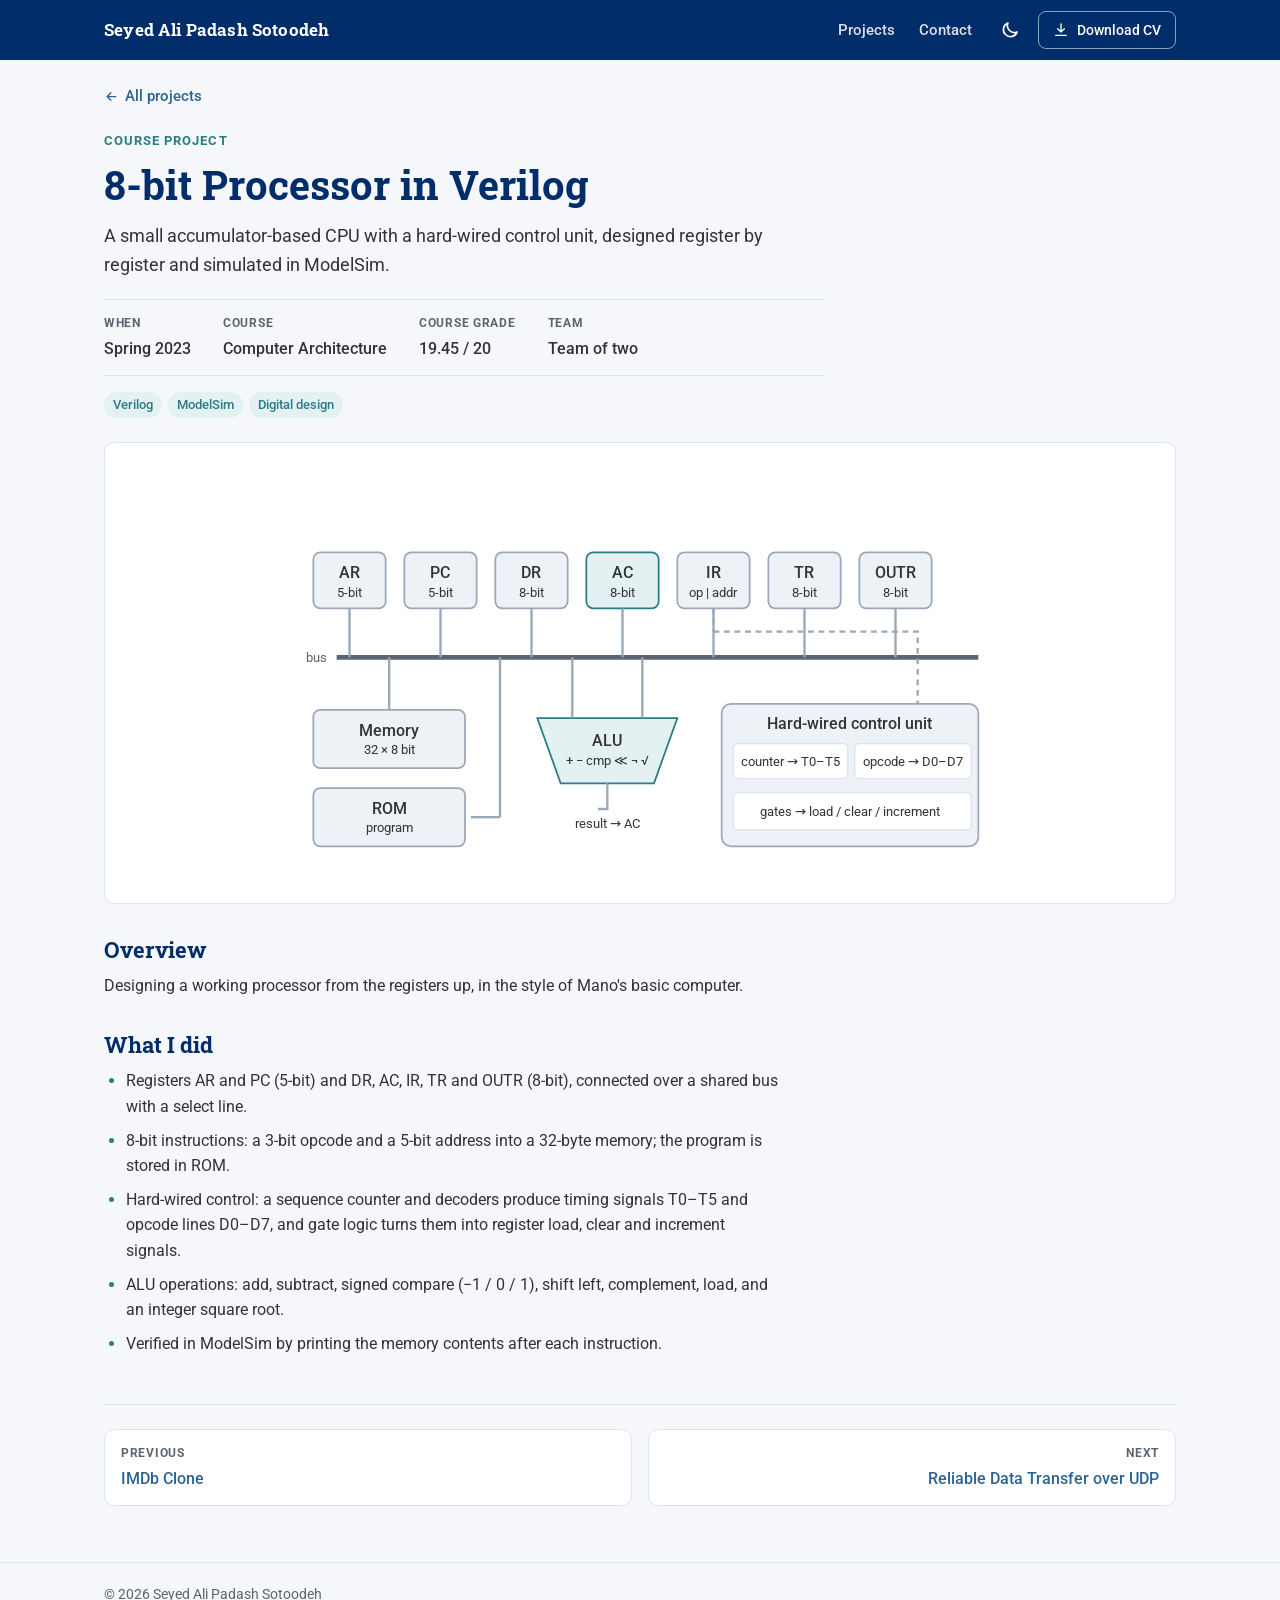
<file: projects/verilog-cpu.html>
<!doctype html>
<html lang="en">
<head>
<meta charset="utf-8">
<meta name="viewport" content="width=device-width, initial-scale=1">
<title>8-bit Processor in Verilog · Seyed Ali Padash Sotoodeh</title>
<meta name="description" content="A small accumulator-based CPU with a hard-wired control unit, designed register by register and simulated in ModelSim.">
<meta name="author" content="Seyed Ali Padash Sotoodeh">
<meta property="og:title" content="8-bit Processor in Verilog · Seyed Ali Padash Sotoodeh">
<meta property="og:description" content="A small accumulator-based CPU with a hard-wired control unit, designed register by register and simulated in ModelSim.">
<meta property="og:type" content="website">
<meta property="og:url" content="https://ali-padash.github.io/projects/verilog-cpu.html">
<link rel="canonical" href="https://ali-padash.github.io/projects/verilog-cpu.html">
<link rel="icon" href="data:image/svg+xml,%3Csvg xmlns='http://www.w3.org/2000/svg' viewBox='0 0 64 64'%3E%3Crect width='64' height='64' rx='14' fill='%23012D6A'/%3E%3Ctext x='32' y='42' font-family='Georgia,serif' font-size='28' font-weight='700' fill='white' text-anchor='middle'%3EAP%3C/text%3E%3C/svg%3E">
<meta name="color-scheme" content="light dark">
<script>try{var t=localStorage.getItem('theme');if(t==='light'||t==='dark')document.documentElement.dataset.theme=t;}catch(e){}</script>
<link rel="preconnect" href="https://fonts.googleapis.com">
<link rel="preconnect" href="https://fonts.gstatic.com" crossorigin>
<link rel="stylesheet" href="https://fonts.googleapis.com/css2?family=Roboto:ital,wght@0,400;0,500;0,700;1,400&family=Roboto+Slab:wght@500;700&display=swap">
<link rel="stylesheet" href="../style.css">
</head>
<body>
<a class="skip" href="#main">Skip to content</a><header class="topbar">
  <div class="wrap topbar-inner">
    <a class="brand" href="../index.html"><span class="brand-full">Seyed Ali Padash Sotoodeh</span><span class="brand-short">Padash Sotoodeh</span></a>
    <nav class="topnav" aria-label="Main">
      <a href="../index.html#projects">Projects</a>
      <a href="../index.html#contact">Contact</a>
    </nav>
    <button class="theme-toggle" type="button" aria-label="Switch between light and dark theme"><svg class="i-sun" viewBox="0 0 24 24" aria-hidden="true"><g fill="none" stroke="currentColor" stroke-width="2" stroke-linecap="round"><circle cx="12" cy="12" r="4.5"/><path d="M12 1.5v2.5M12 20v2.5M4.6 4.6l1.8 1.8M17.6 17.6l1.8 1.8M1.5 12H4M20 12h2.5M4.6 19.4l1.8-1.8M17.6 6.4l1.8-1.8"/></g></svg><svg class="i-moon" viewBox="0 0 24 24" aria-hidden="true"><path fill="none" stroke="currentColor" stroke-width="2" stroke-linejoin="round" d="M20.5 14.5A8.5 8.5 0 0 1 9.5 3.5a8.5 8.5 0 1 0 11 11Z"/></svg></button>
    <a class="btn btn-cv" href="../cv.pdf" download="Padash_Sotoodeh_CV.pdf"><svg viewBox="0 0 24 24" aria-hidden="true"><path fill="none" stroke="currentColor" stroke-width="2" stroke-linecap="round" stroke-linejoin="round" d="M12 3v12m-5-5 5 5 5-5M4 20h16"/></svg><span>Download CV</span></a>
  </div>
</header>
<main id="main" class="wrap project">
  <a class="back" href="../index.html#projects"><svg viewBox="0 0 24 24" aria-hidden="true"><path fill="none" stroke="currentColor" stroke-width="2" stroke-linecap="round" stroke-linejoin="round" d="M19 12H5m6 6-6-6 6-6"/></svg>All projects</a>
  <header class="project-head">
    <p class="eyebrow">Course project</p>
    <h1>8-bit Processor in Verilog</h1>
    <p class="lead">A small accumulator-based CPU with a hard-wired control unit, designed register by register and simulated in ModelSim.</p>
    <dl class="facts"><div><dt>When</dt><dd>Spring 2023</dd></div><div><dt>Course</dt><dd>Computer Architecture</dd></div><div><dt>Course grade</dt><dd>19.45 / 20</dd></div><div><dt>Team</dt><dd>Team of two</dd></div></dl>
    <ul class="tags"><li>Verilog</li><li>ModelSim</li><li>Digital design</li></ul>
    
  </header>
  <figure class="hero hero-diagram"><svg viewBox="0 0 640 360" xmlns="http://www.w3.org/2000/svg" class="diagram" role="img" aria-labelledby="cpu-t">
  <title id="cpu-t">Datapath of the 8-bit processor: registers on a shared bus, memory and ROM, ALU, and a hard-wired control unit</title>
  <!-- common bus -->
  <line class="d-wire d-strong" x1="60" y1="170" x2="610" y2="170"/>
  <text class="d-small d-muted" x="52" y="174" text-anchor="end">bus</text>
  <!-- registers -->
  <g class="d-regs">
    <rect class="d-box" x="40"  y="80" width="62" height="48" rx="6"/><text class="d-label" x="71"  y="102" text-anchor="middle">AR</text><text class="d-small" x="71"  y="118" text-anchor="middle">5-bit</text>
    <rect class="d-box" x="118" y="80" width="62" height="48" rx="6"/><text class="d-label" x="149" y="102" text-anchor="middle">PC</text><text class="d-small" x="149" y="118" text-anchor="middle">5-bit</text>
    <rect class="d-box" x="196" y="80" width="62" height="48" rx="6"/><text class="d-label" x="227" y="102" text-anchor="middle">DR</text><text class="d-small" x="227" y="118" text-anchor="middle">8-bit</text>
    <rect class="d-box d-accent" x="274" y="80" width="62" height="48" rx="6"/><text class="d-label" x="305" y="102" text-anchor="middle">AC</text><text class="d-small" x="305" y="118" text-anchor="middle">8-bit</text>
    <rect class="d-box" x="352" y="80" width="62" height="48" rx="6"/><text class="d-label" x="383" y="102" text-anchor="middle">IR</text><text class="d-small" x="383" y="118" text-anchor="middle">op | addr</text>
    <rect class="d-box" x="430" y="80" width="62" height="48" rx="6"/><text class="d-label" x="461" y="102" text-anchor="middle">TR</text><text class="d-small" x="461" y="118" text-anchor="middle">8-bit</text>
    <rect class="d-box" x="508" y="80" width="62" height="48" rx="6"/><text class="d-label" x="539" y="102" text-anchor="middle">OUTR</text><text class="d-small" x="539" y="118" text-anchor="middle">8-bit</text>
  </g>
  <g class="d-wire">
    <line x1="71" y1="128" x2="71" y2="170"/><line x1="149" y1="128" x2="149" y2="170"/><line x1="227" y1="128" x2="227" y2="170"/>
    <line x1="305" y1="128" x2="305" y2="170"/><line x1="383" y1="128" x2="383" y2="170"/><line x1="461" y1="128" x2="461" y2="170"/>
    <line x1="539" y1="128" x2="539" y2="170"/>
  </g>
  <!-- memory and ROM -->
  <rect class="d-box" x="40" y="215" width="130" height="50" rx="6"/>
  <text class="d-label" x="105" y="237" text-anchor="middle">Memory</text><text class="d-small" x="105" y="253" text-anchor="middle">32 × 8 bit</text>
  <rect class="d-box" x="40" y="282" width="130" height="50" rx="6"/>
  <text class="d-label" x="105" y="304" text-anchor="middle">ROM</text><text class="d-small" x="105" y="320" text-anchor="middle">program</text>
  <line class="d-wire" x1="105" y1="170" x2="105" y2="215"/>
  <line class="d-wire" x1="175" y1="307" x2="200" y2="307"/><line class="d-wire" x1="200" y1="307" x2="200" y2="170"/>
  <!-- ALU -->
  <path class="d-box d-accent" d="M232 222 h120 l-20 56 h-80 z"/>
  <text class="d-label" x="292" y="246" text-anchor="middle">ALU</text>
  <text class="d-small" x="292" y="262" text-anchor="middle">+ − cmp ≪ ¬ √</text>
  <line class="d-wire" x1="262" y1="170" x2="262" y2="222"/><line class="d-wire" x1="322" y1="170" x2="322" y2="222"/>
  <path class="d-wire" d="M292 278 v22 h-8"/>
  <text class="d-small" x="292" y="316" text-anchor="middle">result → AC</text>
  <!-- control unit -->
  <rect class="d-box" x="390" y="210" width="220" height="122" rx="8"/>
  <text class="d-label" x="500" y="231" text-anchor="middle">Hard-wired control unit</text>
  <rect class="d-chip" x="400" y="244" width="98" height="30" rx="4"/><text class="d-small" x="449" y="263" text-anchor="middle">counter → T0–T5</text>
  <rect class="d-chip" x="504" y="244" width="100" height="30" rx="4"/><text class="d-small" x="554" y="263" text-anchor="middle">opcode → D0–D7</text>
  <rect class="d-chip" x="400" y="286" width="204" height="32" rx="4"/><text class="d-small" x="500" y="306" text-anchor="middle">gates → load / clear / increment</text>
  <line class="d-wire d-dash" x1="383" y1="128" x2="383" y2="148"/><path class="d-wire d-dash" d="M383 148 h175 v62"/>
</svg>
</figure>
  <div class="prose">
    <h2>Overview</h2>
    <p>Designing a working processor from the registers up, in the style of Mano's basic computer.</p>
    <h2>What I did</h2>
    <ul><li>Registers AR and PC (5-bit) and DR, AC, IR, TR and OUTR (8-bit), connected over a shared bus with a select line.</li><li>8-bit instructions: a 3-bit opcode and a 5-bit address into a 32-byte memory; the program is stored in ROM.</li><li>Hard-wired control: a sequence counter and decoders produce timing signals T0–T5 and opcode lines D0–D7, and gate logic turns them into register load, clear and increment signals.</li><li>ALU operations: add, subtract, signed compare (−1 / 0 / 1), shift left, complement, load, and an integer square root.</li><li>Verified in ModelSim by printing the memory contents after each instruction.</li></ul>
    
    
  </div>
  
  <nav class="pager" aria-label="More projects"><a class="pager-prev" href="imdb-clone.html" rel="prev"><span class="pager-label">Previous</span><span class="pager-title">IMDb Clone</span></a><a class="pager-next" href="go-back-n.html" rel="next"><span class="pager-label">Next</span><span class="pager-title">Reliable Data Transfer over UDP</span></a></nav>
</main>
<footer class="footer">
  <div class="wrap">© 2026 Seyed Ali Padash Sotoodeh</div>
</footer>
<script src="../theme.js"></script>
</body>
</html>
</file>
<file: style.css>
/* Colours and fonts follow en.kntu.ac.ir: navy #012D6A, link blue, teal accent, Roboto / Roboto Slab.
   Link and teal are slightly darkened from KNTU's #337AB7 / #36939E so small text passes WCAG AA. */
:root {
  --navy: #012D6A;
  --heading: #012D6A;
  --text: #333333;
  --muted: #5C6470;
  --link: #2A6496;
  --accent: #2A7C85;
  --accent-soft: #E3F1F3;
  --grade-bg: #E6ECF6;
  --bg: #F5F7FA;
  --surface: #FFFFFF;
  --surface-2: #EEF2F7;
  --line: #DCE3EB;
  --line-strong: #9AA8B8;
  --chart: #2F65B0;
  --topbar-bg: #012D6A;
  --topbar-fg: #FFFFFF;
  --shadow: 0 1px 2px rgb(1 45 106 / 6%), 0 4px 16px rgb(1 45 106 / 6%);
  --shadow-hover: 0 2px 4px rgb(1 45 106 / 8%), 0 12px 28px rgb(1 45 106 / 12%);
  --radius: 12px;
  --font: "Roboto", system-ui, -apple-system, "Segoe UI", sans-serif;
  --font-head: "Roboto Slab", Georgia, serif;
  color-scheme: light;
}

@media (prefers-color-scheme: dark) {
  :root:not([data-theme="light"]) {
    --heading: #A9C7F2;
    --text: #E2E7EE;
    --muted: #9BA6B4;
    --link: #8DBBEE;
    --accent: #6CC5CF;
    --accent-soft: #15333A;
    --grade-bg: #1B2B47;
    --bg: #0A111E;
    --surface: #111A2B;
    --surface-2: #17233A;
    --line: #24334D;
    --line-strong: #4A5D7A;
    --chart: #6FA2E6;
    --topbar-bg: #061633;
    --shadow: 0 1px 2px rgb(0 0 0 / 30%);
    --shadow-hover: 0 8px 24px rgb(0 0 0 / 40%);
    color-scheme: dark;
  }
}

:root[data-theme="dark"] {
  --heading: #A9C7F2;
  --text: #E2E7EE;
  --muted: #9BA6B4;
  --link: #8DBBEE;
  --accent: #6CC5CF;
  --accent-soft: #15333A;
  --grade-bg: #1B2B47;
  --bg: #0A111E;
  --surface: #111A2B;
  --surface-2: #17233A;
  --line: #24334D;
  --line-strong: #4A5D7A;
  --chart: #6FA2E6;
  --topbar-bg: #061633;
  --shadow: 0 1px 2px rgb(0 0 0 / 30%);
  --shadow-hover: 0 8px 24px rgb(0 0 0 / 40%);
  color-scheme: dark;
}

*, *::before, *::after { box-sizing: border-box; }
html { -webkit-text-size-adjust: 100%; scroll-padding-top: 76px; }
body {
  margin: 0;
  background: var(--bg);
  color: var(--text);
  font: 400 16px/1.6 var(--font);
}
img { max-width: 100%; height: auto; display: block; }
a { color: var(--link); text-underline-offset: 3px; }
a:hover { text-decoration-thickness: 2px; }
:focus-visible { outline: 3px solid var(--accent); outline-offset: 2px; border-radius: 4px; }
h1, h2, h3, h4 { font-family: var(--font-head); color: var(--heading); line-height: 1.25; margin: 0; }
svg { width: 1em; height: 1em; flex: none; }

.wrap { max-width: 1120px; margin: 0 auto; padding: 0 16px; }
@media (min-width: 640px) { .wrap { padding: 0 24px; } }

.skip { position: absolute; left: -999px; top: 8px; background: var(--surface); padding: 8px 12px; z-index: 100; }
.skip:focus { left: 8px; }

/* ---------- Top bar ---------- */
.topbar {
  position: sticky; top: 0; z-index: 50;
  background: var(--topbar-bg); color: var(--topbar-fg);
  box-shadow: 0 1px 0 rgb(255 255 255 / 6%);
}
.topbar-inner { display: flex; align-items: center; gap: 8px; min-height: 60px; }
.brand {
  color: var(--topbar-fg); text-decoration: none;
  font: 700 17px/1.2 var(--font-head); letter-spacing: .01em;
  margin-right: auto; white-space: nowrap;
}
.brand-short { display: none; }
.topnav { display: flex; gap: 4px; }
.topnav a {
  color: rgb(255 255 255 / 85%); text-decoration: none; font-weight: 500; font-size: 15px;
  padding: 8px 10px; border-radius: 6px;
}
.topnav a:hover { color: #fff; background: rgb(255 255 255 / 10%); }
.theme-toggle {
  display: grid; place-items: center; width: 40px; height: 40px;
  border: 0; border-radius: 8px; background: transparent; color: var(--topbar-fg); cursor: pointer;
}
.theme-toggle:hover { background: rgb(255 255 255 / 10%); }
.theme-toggle svg { width: 20px; height: 20px; }
.i-sun { display: none; }
:root[data-theme="dark"] .i-sun { display: block; }
:root[data-theme="dark"] .i-moon { display: none; }
@media (prefers-color-scheme: dark) {
  :root:not([data-theme="light"]) .i-sun { display: block; }
  :root:not([data-theme="light"]) .i-moon { display: none; }
}

.btn {
  display: inline-flex; align-items: center; gap: 8px;
  font: 500 14px/1 var(--font); text-decoration: none; white-space: nowrap;
  padding: 10px 14px; border-radius: 8px; border: 1px solid transparent;
}
.btn svg { width: 16px; height: 16px; }
.btn-cv { color: var(--topbar-fg); border-color: rgb(255 255 255 / 55%); }
.btn-cv:hover { background: #fff; color: #012D6A; }
.btn-ghost { color: var(--link); border-color: var(--line-strong); background: var(--surface); }
.btn-ghost:hover { border-color: var(--link); }

@media (max-width: 720px) {
  .brand-full { display: none; }
  .brand-short { display: inline; }
}
@media (max-width: 560px) {
  .topnav { display: none; }
  .btn-cv { padding: 9px 11px; }
}

/* ---------- Intro ---------- */
.intro { background: var(--surface); border-bottom: 1px solid var(--line); }
.intro-inner {
  display: grid; gap: 24px; align-items: center;
  grid-template-columns: 1fr; padding-top: 36px; padding-bottom: 40px;
}
@media (min-width: 720px) {
  .intro-inner { grid-template-columns: 168px 1fr; gap: 40px; padding-top: 56px; padding-bottom: 56px; }
}
.avatar {
  width: 120px; height: 120px; border-radius: 50%; object-fit: cover;
  border: 4px solid var(--surface); box-shadow: 0 0 0 2px var(--navy), var(--shadow);
}
@media (min-width: 720px) { .avatar { width: 168px; height: 168px; } }
.eyebrow {
  margin: 0 0 8px; color: var(--accent);
  font-size: 13px; font-weight: 700; letter-spacing: .08em; text-transform: uppercase;
}
.intro h1 { font-size: clamp(28px, 5vw, 44px); }
.about { max-width: 68ch; margin-top: 14px; }
.about p { margin: 0 0 10px; }

.links { list-style: none; padding: 0; margin: 18px 0 0; display: flex; flex-wrap: wrap; gap: 10px; }
.links a {
  display: inline-flex; align-items: center; gap: 8px; text-decoration: none;
  color: var(--text); font-weight: 500; font-size: 15px;
  padding: 9px 14px; border-radius: 999px; border: 1px solid var(--line-strong); background: var(--surface);
}
.links a:hover { border-color: var(--link); color: var(--link); }
.links svg { width: 18px; height: 18px; }

/* ---------- ChamFlick spotlight (keeps the app's own navy and gender colours in both themes) ---------- */
.spotlight {
  --cf-der: #4A9BFF; --cf-die: #FF4FA8; --cf-das: #22C07A; --cf-pl: #FFB020;
  background:
    radial-gradient(120% 90% at 85% 10%, #0C2466 0%, transparent 60%),
    linear-gradient(160deg, #051445 0%, #030B2E 100%);
  color: #F3F5FB;
  border-bottom: 1px solid #0C2466;
  overflow: hidden;
}
.spotlight-inner {
  display: grid; gap: 28px; align-items: center;
  padding-top: 44px; padding-bottom: 48px;
}
@media (min-width: 900px) {
  .spotlight-inner { grid-template-columns: 5fr 6fr; gap: 48px; padding-top: 64px; padding-bottom: 64px; }
}
.spotlight .eyebrow { color: #FFB020; }
.spotlight h2 {
  color: #fff; font-size: clamp(32px, 5vw, 48px);
}
.spotlight-pitch { font-size: 18px; color: #DCE3F5; margin: 14px 0 0; max-width: 52ch; }
.gender-legend { list-style: none; padding: 0; margin: 18px 0 0; display: flex; flex-wrap: wrap; gap: 8px; }
.gender-legend li {
  display: inline-flex; align-items: center; gap: 7px; font-size: 14px; color: #B4BEDA;
  padding: 5px 11px; border-radius: 999px; background: rgb(255 255 255 / 6%); border: 1px solid rgb(255 255 255 / 10%);
}
.gender-legend b { font-weight: 700; }
.g-dot { width: 10px; height: 10px; border-radius: 50%; background: currentColor; }
.g-0 b, .g-0 .g-dot { color: var(--cf-der); }
.g-1 b, .g-1 .g-dot { color: var(--cf-die); }
.g-2 b, .g-2 .g-dot { color: var(--cf-das); }
.g-3 b, .g-3 .g-dot { color: var(--cf-pl); }
.spotlight-points { margin: 20px 0 0; padding-left: 20px; color: #DCE3F5; }
.spotlight-points li { margin-bottom: 6px; }
.spotlight-points li::marker { color: #FFB020; }
.spotlight-actions { display: flex; flex-wrap: wrap; gap: 10px; margin-top: 24px; }
.btn-primary { background: #FFB020; color: #1B1E2B; font-weight: 700; }
.btn-primary:hover { background: #FFC24D; }
.btn-light { color: #F3F5FB; border-color: rgb(255 255 255 / 40%); }
.btn-light:hover { background: rgb(255 255 255 / 10%); border-color: #fff; }
/* Silk button: the four gender colours flow around the edge; a light streak passes every few seconds
   and the edge brightens as it does. Hover lights the button up a little. */
@property --silk-angle { syntax: "<angle>"; initial-value: 0deg; inherits: false; }
.btn-silk {
  --silk-fill: #071A52;
  position: relative; overflow: hidden; isolation: isolate;
  color: #F3F5FB; border: 2px solid transparent;
  background:
    linear-gradient(var(--silk-fill), var(--silk-fill)) padding-box,
    conic-gradient(from var(--silk-angle), var(--cf-der), var(--cf-die), var(--cf-das), var(--cf-pl), var(--cf-der)) border-box;
  animation: silk-spin 4s linear infinite, silk-flash 3.2s ease-in-out infinite;
  transition: box-shadow .25s ease, color .25s ease;
}
.btn-silk::after {
  content: ""; position: absolute; inset: -2px; z-index: -1; pointer-events: none;
  background: linear-gradient(105deg, transparent 35%, rgb(255 255 255 / 40%) 50%, transparent 65%);
  transform: translateX(-120%);
  animation: silk-sweep 3.2s ease-in-out infinite;
}
.btn-silk:hover { --silk-fill: #10307F; color: #fff; box-shadow: 0 0 14px rgb(120 160 255 / 35%); }
@keyframes silk-spin { to { --silk-angle: 360deg; } }
@keyframes silk-sweep { 0%, 55% { transform: translateX(-120%); } 85%, 100% { transform: translateX(120%); } }
@keyframes silk-flash { 0%, 60%, 100% { filter: brightness(1); } 72% { filter: brightness(1.6); } }
@media (prefers-reduced-motion: reduce) {
  .btn-silk { animation: none; }
  .btn-silk::after { animation: none; display: none; }
}
.spotlight-media {
  display: block; border-radius: 14px; overflow: hidden;
  box-shadow: 0 20px 50px rgb(0 0 0 / 45%), 0 0 0 1px rgb(255 255 255 / 8%);
  transition: transform .25s;
}
.spotlight-media:hover { transform: translateY(-3px); }
@media (prefers-reduced-motion: reduce) { .spotlight-media, .spotlight-media:hover { transition: none; transform: none; } }
.spotlight :focus-visible { outline-color: #FFB020; }

/* ---------- Sections ---------- */
.section { padding-top: 48px; }
.section:last-of-type { padding-bottom: 56px; }
.section-head { margin-bottom: 20px; }
.section-head h2 { font-size: clamp(22px, 3vw, 28px); }
.section-head p { margin: 6px 0 0; color: var(--muted); }

/* ---------- Cards ---------- */
.grid { display: grid; gap: 20px; grid-template-columns: 1fr; }
@media (min-width: 760px) { .grid-t1 { grid-template-columns: repeat(2, 1fr); } }
@media (min-width: 640px) { .grid-t2 { grid-template-columns: repeat(2, 1fr); } }
@media (min-width: 1000px) { .grid-t2 { grid-template-columns: repeat(3, 1fr); } }

.card {
  position: relative; display: flex; flex-direction: column;
  background: var(--surface); border: 1px solid var(--line); border-radius: var(--radius);
  overflow: hidden; box-shadow: var(--shadow);
  transition: box-shadow .2s, transform .2s, border-color .2s;
}
.card:hover { box-shadow: var(--shadow-hover); transform: translateY(-2px); border-color: var(--line-strong); }
.card:focus-within { outline: 3px solid var(--accent); outline-offset: 2px; }
.card-link { position: absolute; inset: 0; z-index: 2; border-radius: var(--radius); }
.card-link:focus-visible { outline: none; }
@media (prefers-reduced-motion: reduce) { .card, .card:hover { transition: none; transform: none; } }

.card-media { aspect-ratio: 16 / 9; background: var(--surface-2); overflow: hidden; border-bottom: 1px solid var(--line); }
.card-t1 .card-media { aspect-ratio: 16 / 9; }
.card-media img { width: 100%; height: 100%; object-fit: cover; object-position: top center; }
.media-contain img { object-fit: contain; object-position: center; padding: 10px; }
.media-diagram { display: grid; place-items: center; padding: 10px 14px; }
.media-diagram .diagram { width: 100%; height: 100%; }

.card-body { display: flex; flex-direction: column; gap: 8px; padding: 16px 18px 18px; flex: 1; }
.card-t1 .card-body { padding: 20px 22px 22px; }
.card-meta { margin: 0; color: var(--muted); font-size: 13.5px; display: flex; flex-wrap: wrap; align-items: center; gap: 6px 8px; }
.card-title { font-size: 19px; }
.card-t1 .card-title { font-size: 22px; }
.card-summary { margin: 0; }
.card-foot { margin: auto 0 0; padding-top: 6px; display: flex; align-items: center; justify-content: space-between; gap: 8px; font-size: 14px; }
.team { color: var(--muted); }
.more { margin-left: auto; display: inline-flex; align-items: center; gap: 6px; color: var(--link); font-weight: 500; }
.card:hover .more { text-decoration: underline; text-underline-offset: 3px; }

.grade {
  display: inline-block; padding: 2px 8px; border-radius: 999px;
  background: var(--grade-bg); color: var(--heading); font-size: 12.5px; font-weight: 700; white-space: nowrap;
}
.tags { list-style: none; padding: 0; margin: 2px 0 0; display: flex; flex-wrap: wrap; gap: 6px; }
.tags li {
  font-size: 12.5px; font-weight: 500; color: var(--accent);
  background: var(--accent-soft); padding: 3px 9px; border-radius: 999px;
}

/* ---------- Tier 3 list ---------- */
.minor-list { display: grid; gap: 24px; }
.minor-area { font: 700 13px/1.4 var(--font); letter-spacing: .08em; text-transform: uppercase; color: var(--muted); margin-bottom: 8px; }
.minor {
  background: var(--surface); border: 1px solid var(--line); border-radius: 10px; margin-bottom: 8px;
}
.minor summary {
  list-style: none; cursor: pointer; display: grid; grid-template-columns: 1fr auto; gap: 2px 16px;
  align-items: center; padding: 14px 16px; position: relative; padding-right: 44px;
}
.minor summary::-webkit-details-marker { display: none; }
.minor summary::after {
  content: ""; position: absolute; right: 18px; top: 50%; width: 9px; height: 9px;
  border-right: 2px solid var(--muted); border-bottom: 2px solid var(--muted);
  transform: translateY(-70%) rotate(45deg); transition: transform .2s;
}
.minor[open] summary::after { transform: translateY(-30%) rotate(-135deg); }
.minor summary:hover .minor-title { color: var(--link); }
.minor-title { font-weight: 500; }
.minor-meta { color: var(--muted); font-size: 13.5px; text-align: right; }
@media (max-width: 640px) {
  .minor summary { grid-template-columns: 1fr; }
  .minor-meta { text-align: left; }
}
.minor-body { padding: 0 16px 16px; border-top: 1px solid var(--line); }
.minor-body p { margin: 12px 0 10px; max-width: 75ch; }

/* ---------- Contact ---------- */
.email-line { margin: 0; }

/* ---------- Project page ---------- */
.project { padding-top: 24px; padding-bottom: 56px; }
.back { display: inline-flex; align-items: center; gap: 6px; font-weight: 500; text-decoration: none; font-size: 15px; }
.back:hover { text-decoration: underline; }
.project-head { margin: 20px 0 24px; max-width: 80ch; }
.project-head h1 { font-size: clamp(28px, 4.5vw, 40px); }
.lead { font-size: 18px; margin: 12px 0 0; }
.facts {
  display: flex; flex-wrap: wrap; gap: 12px 32px; margin: 20px 0 16px; padding: 14px 0;
  border-top: 1px solid var(--line); border-bottom: 1px solid var(--line);
}
.facts dt { font-size: 12px; font-weight: 700; letter-spacing: .06em; text-transform: uppercase; color: var(--muted); }
.facts dd { margin: 2px 0 0; font-weight: 500; }
.project-links { display: flex; flex-wrap: wrap; gap: 10px; margin-top: 16px; }

.hero { margin: 0 0 32px; }
.hero img, .shot img {
  width: 100%; border-radius: 10px; border: 1px solid var(--line); background: var(--surface-2);
}
.hero img { max-height: 560px; object-fit: contain; }
.hero-diagram { background: var(--surface); border: 1px solid var(--line); border-radius: 10px; padding: 16px; }
.hero-diagram .diagram { width: 100%; height: auto; max-height: 420px; }
figcaption { color: var(--muted); font-size: 14px; margin-top: 8px; }
.fig-contain img { object-fit: contain; padding: 8px; }

.prose { max-width: 75ch; }
.prose h2 { font-size: 22px; margin: 32px 0 10px; }
.prose h2:first-child { margin-top: 0; }
.prose p { margin: 0 0 12px; }
.prose ul { margin: 0 0 12px; padding-left: 22px; }
.prose li { margin-bottom: 8px; }
.prose li::marker { color: var(--accent); }
.results li { font-weight: 500; }
.note {
  margin-top: 20px !important; padding: 12px 14px; border-left: 3px solid var(--accent);
  background: var(--accent-soft); border-radius: 0 8px 8px 0; font-size: 15px;
}

.project > h2 { font-size: 22px; margin: 40px 0 14px; }
.gallery { display: grid; gap: 20px; grid-template-columns: 1fr; }
@media (min-width: 720px) { .gallery { grid-template-columns: repeat(2, 1fr); } }
.shot { margin: 0; }
.shot img { aspect-ratio: 16 / 10; object-fit: cover; object-position: top center; }
.shot.fig-contain img { object-fit: contain; object-position: center; }

.pager {
  display: grid; grid-template-columns: 1fr 1fr; gap: 16px; margin-top: 48px; padding-top: 24px;
  border-top: 1px solid var(--line);
}
.pager a {
  display: flex; flex-direction: column; gap: 2px; text-decoration: none;
  padding: 14px 16px; border: 1px solid var(--line); border-radius: 10px; background: var(--surface);
}
.pager a:hover { border-color: var(--link); }
.pager-next { text-align: right; grid-column: 2; }
.pager-label { font-size: 12px; font-weight: 700; letter-spacing: .06em; text-transform: uppercase; color: var(--muted); }
.pager-title { font-weight: 500; }

/* ---------- Footer ---------- */
.footer { border-top: 1px solid var(--line); color: var(--muted); font-size: 14px; padding: 20px 0 28px; }

/* ---------- Diagrams (inline SVG) ---------- */
.diagram { font-family: var(--font); }
.diagram .d-box { fill: var(--surface-2); stroke: var(--line-strong); stroke-width: 1.5; }
.diagram .d-accent { fill: var(--accent-soft); stroke: var(--accent); }
.diagram .d-done { fill: var(--grade-bg); stroke: var(--line-strong); }
.diagram .d-faint { opacity: .45; }
.diagram .d-chip { fill: var(--surface); stroke: var(--line); stroke-width: 1.2; }
.diagram .d-window { fill: none; stroke: var(--accent); stroke-width: 2.5; stroke-dasharray: 6 4; }
.diagram .d-wire, .diagram .d-wire line, .diagram .d-wire path { stroke: var(--line-strong); stroke-width: 2; fill: none; }
.diagram .d-strong { stroke: var(--muted); stroke-width: 4; }
.diagram .d-dash { stroke-dasharray: 5 4; }
.diagram .d-accent-line { stroke: var(--accent); }
.diagram .d-grid line { stroke: var(--line); stroke-width: 1; }
.diagram .d-bar { fill: var(--chart); }
.diagram .d-bar-soft { fill: var(--muted); }
.diagram .d-onbar { fill: var(--surface); font-weight: 700; }
.diagram text { fill: var(--text); }
.diagram .d-label { font-size: 13.5px; font-weight: 500; }
.diagram .d-small, .diagram .d-small text { font-size: 11.5px; }
.diagram .d-muted, .diagram .d-muted text { fill: var(--muted); }
.diagram .d-accent-text { fill: var(--accent); font-weight: 700; }
</file>
